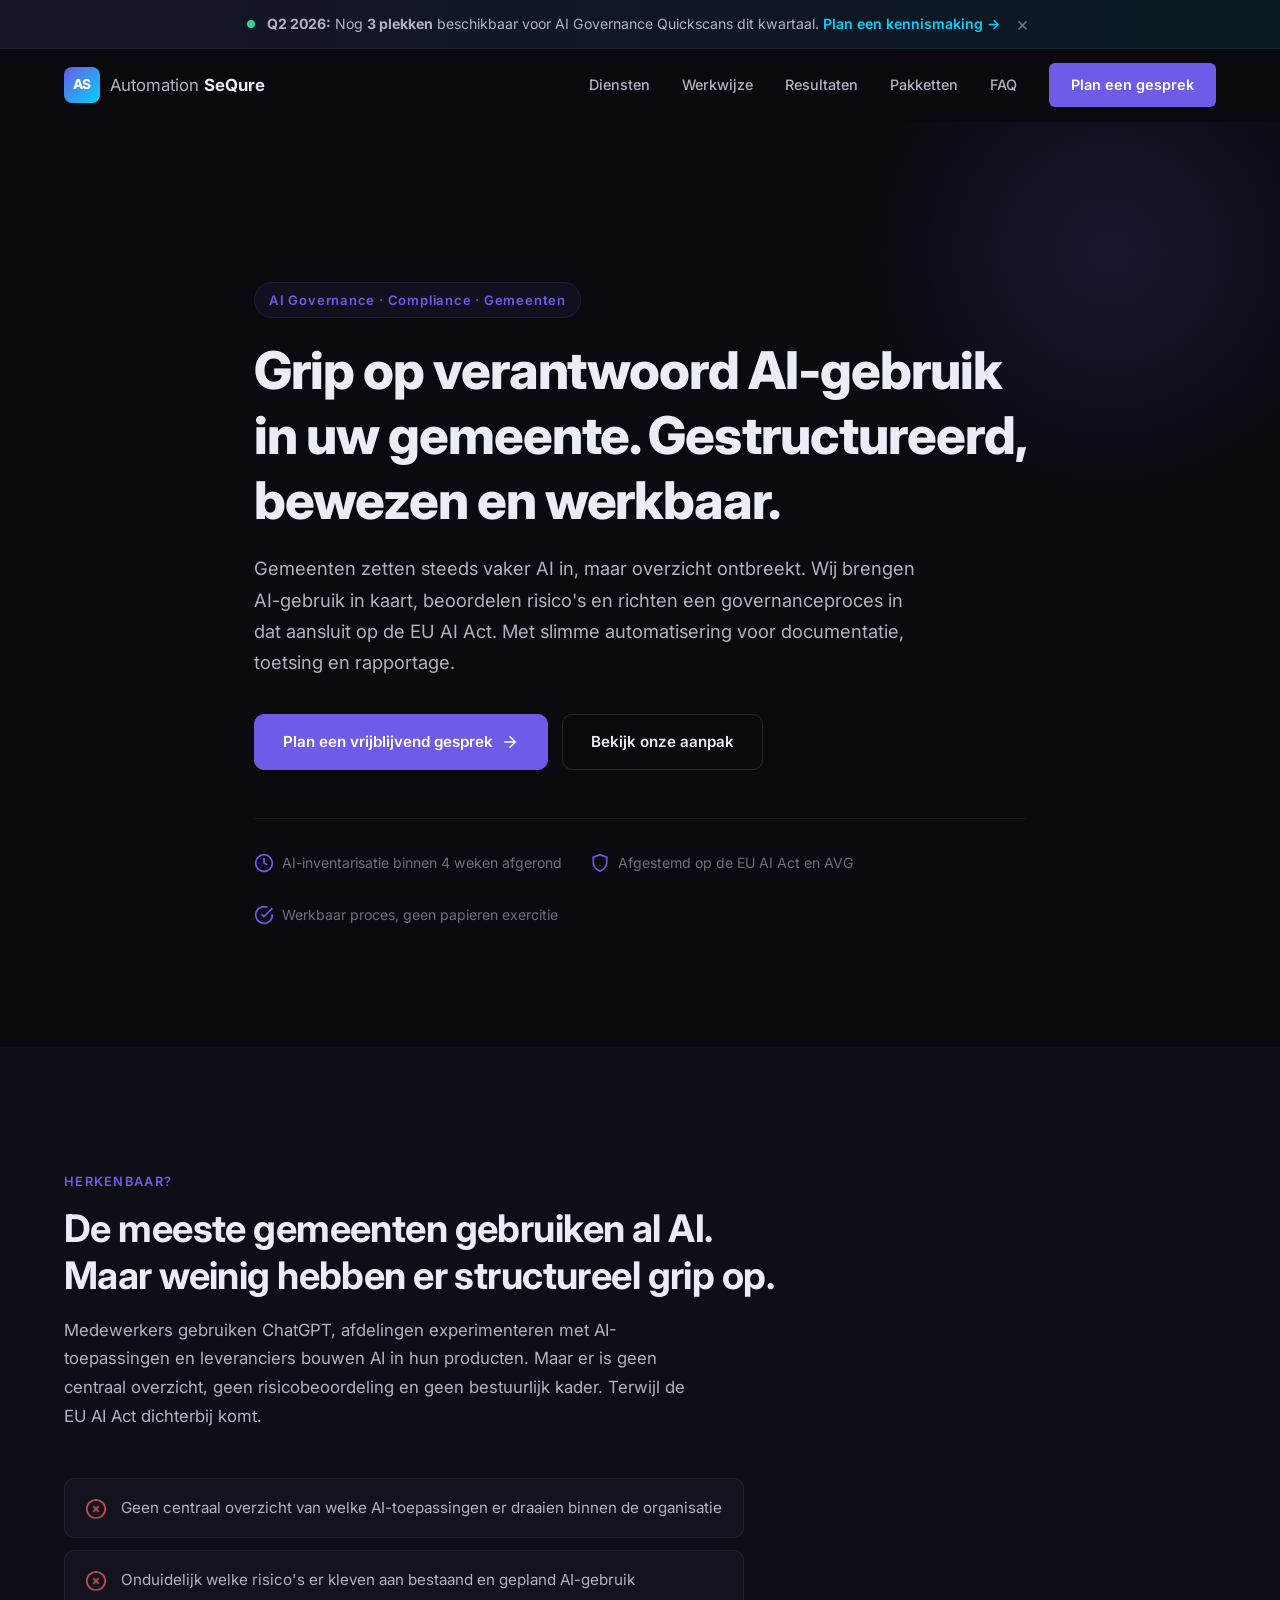
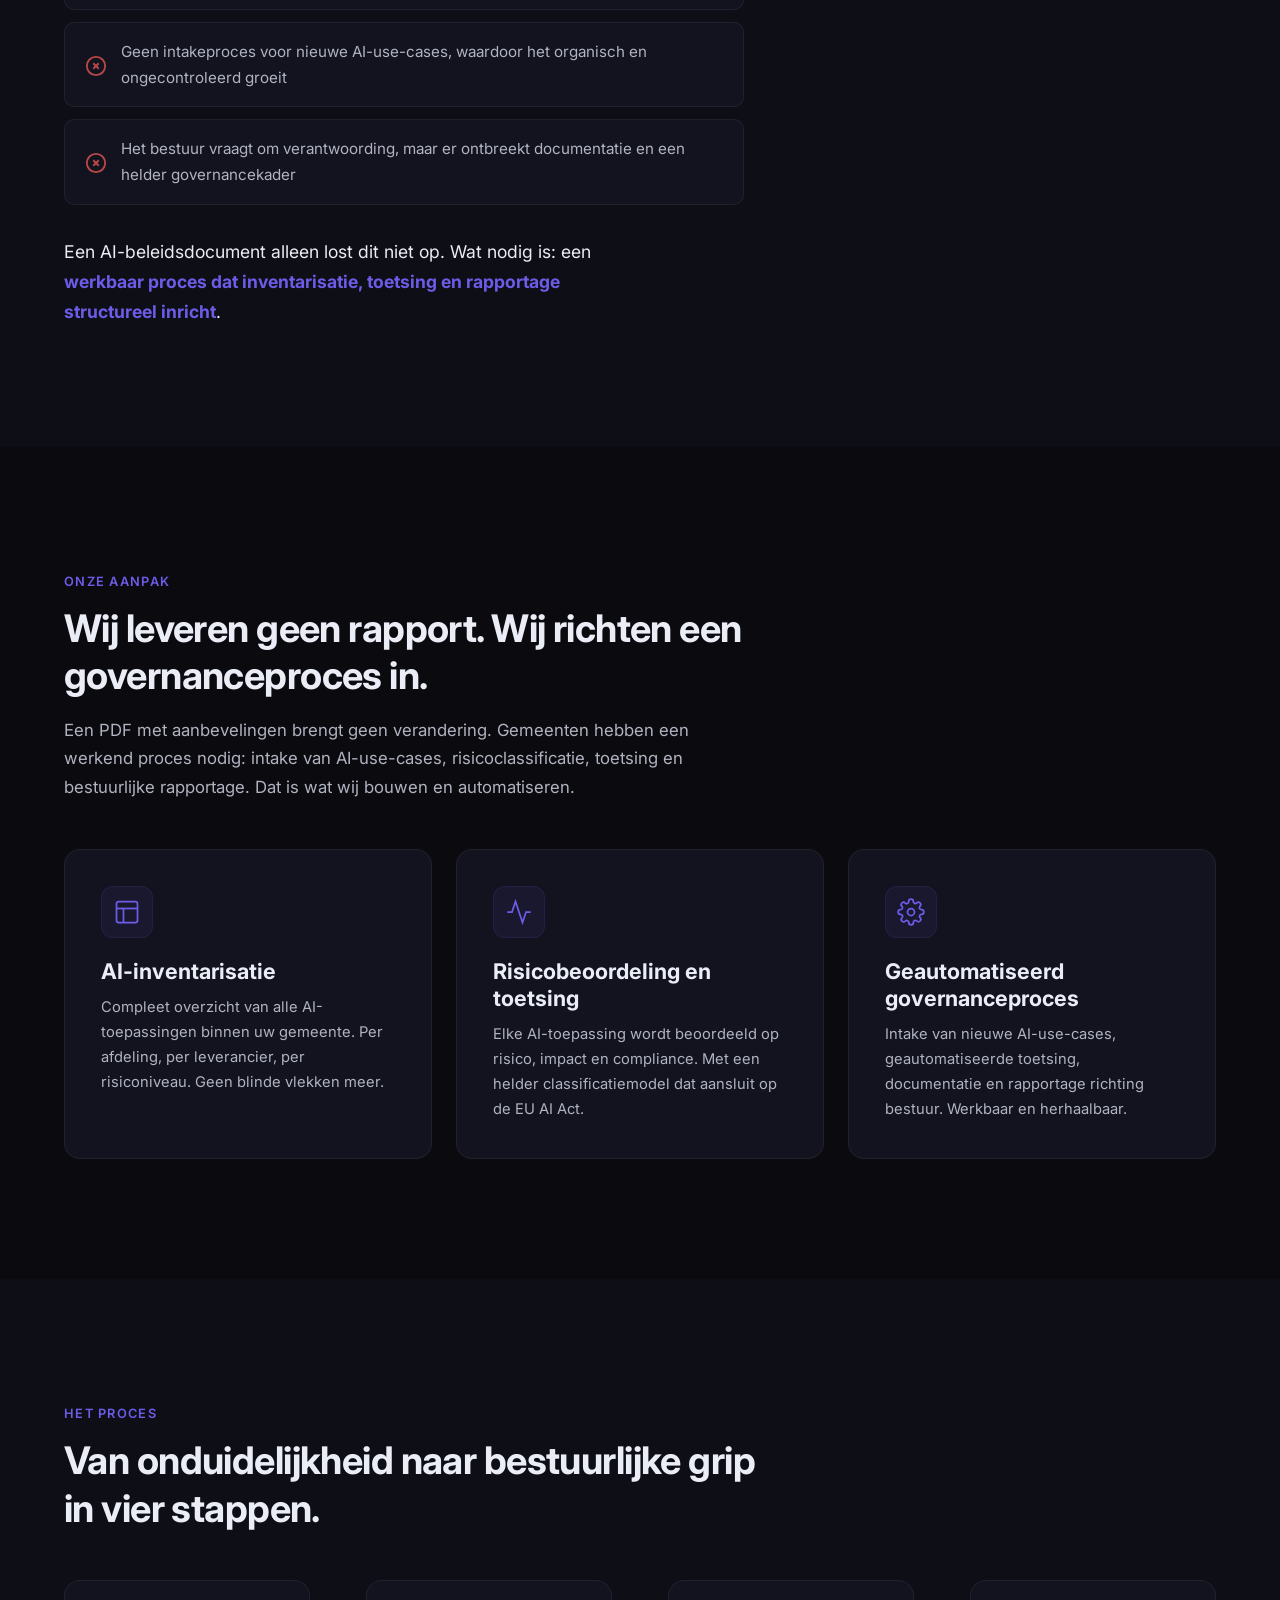
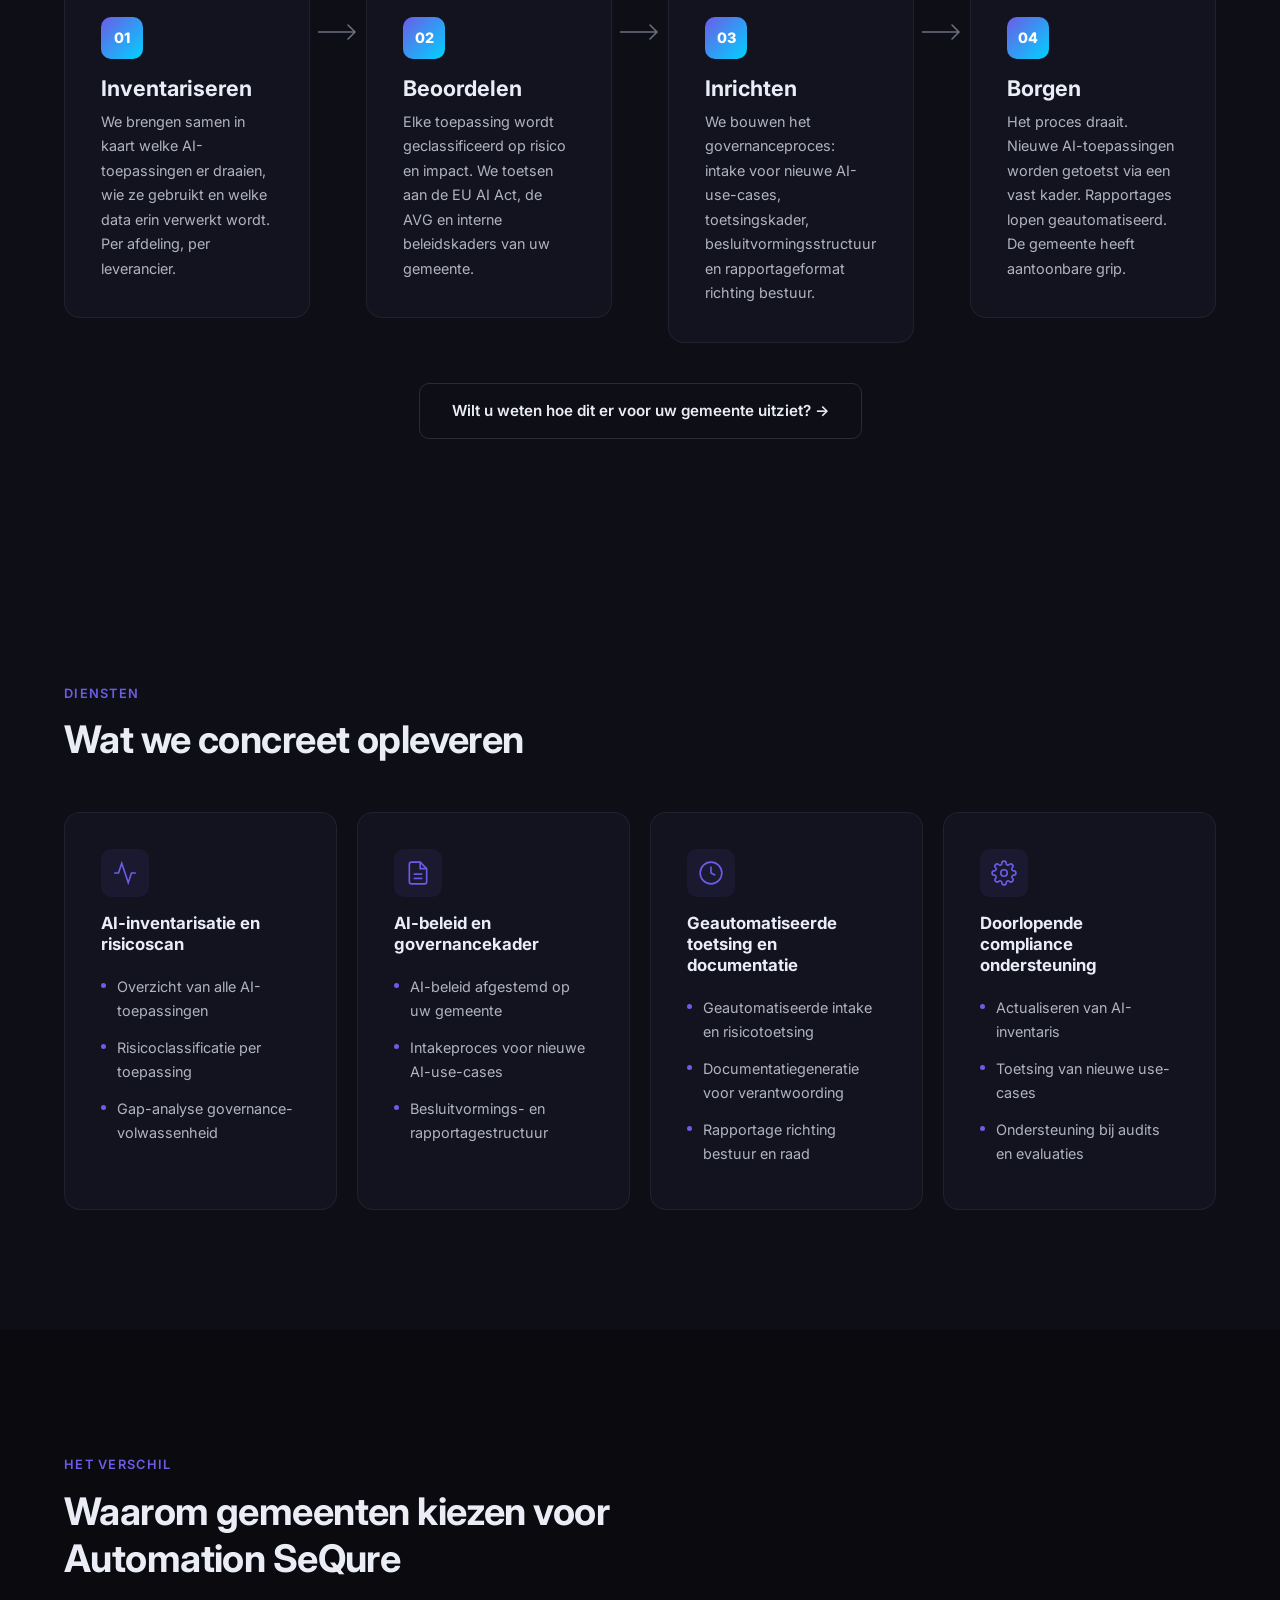
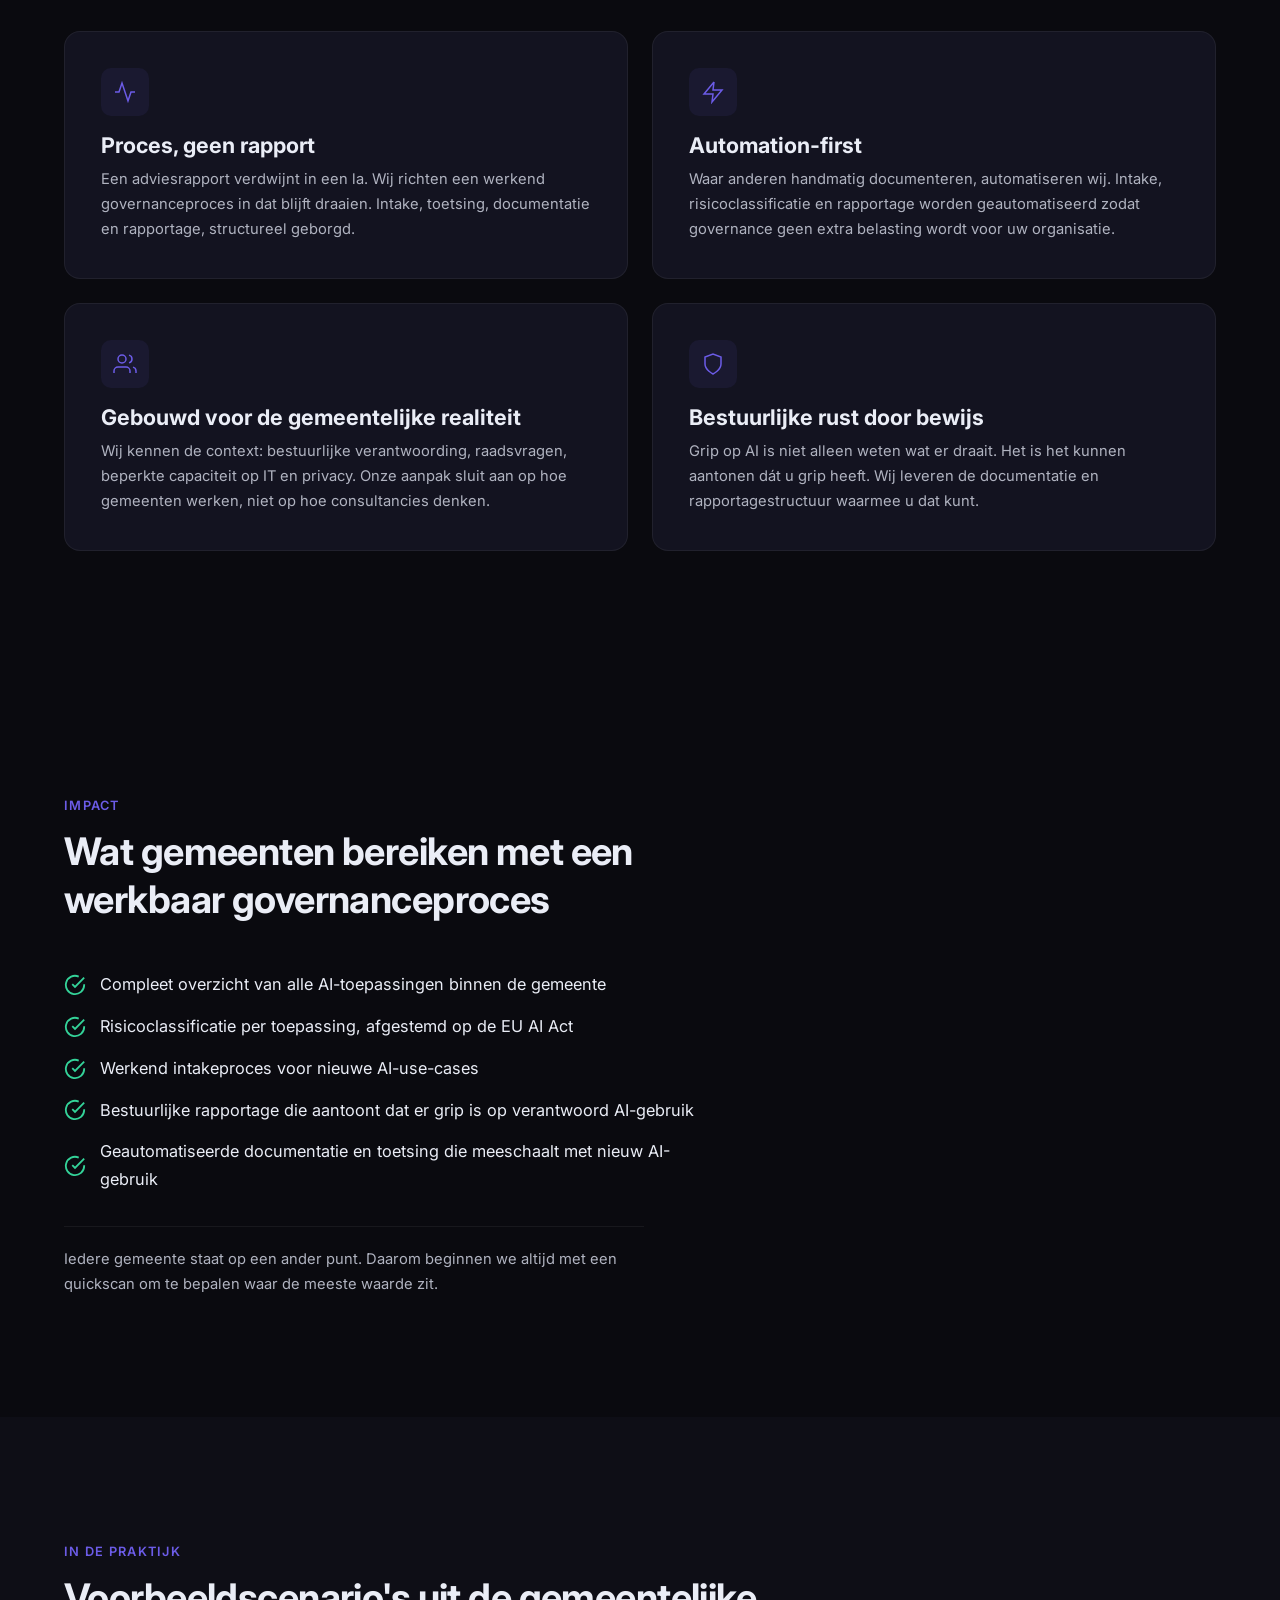
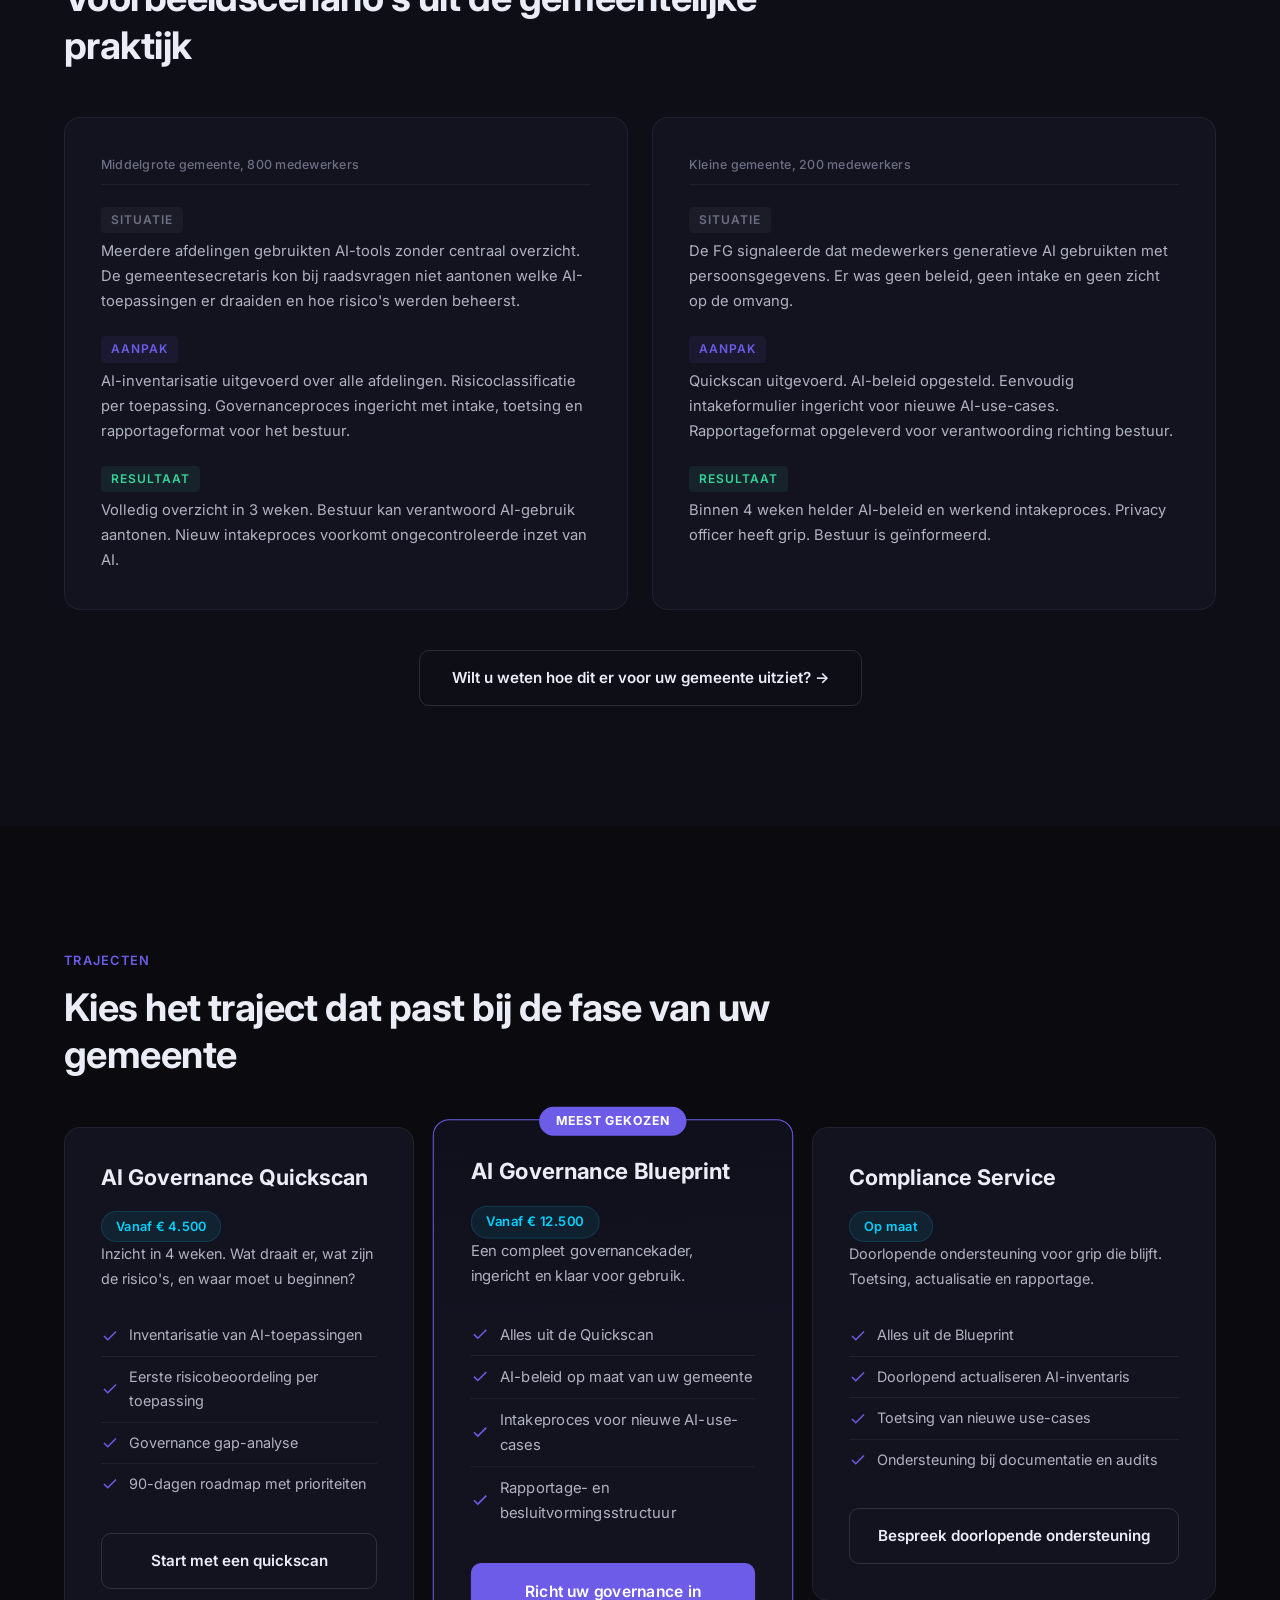
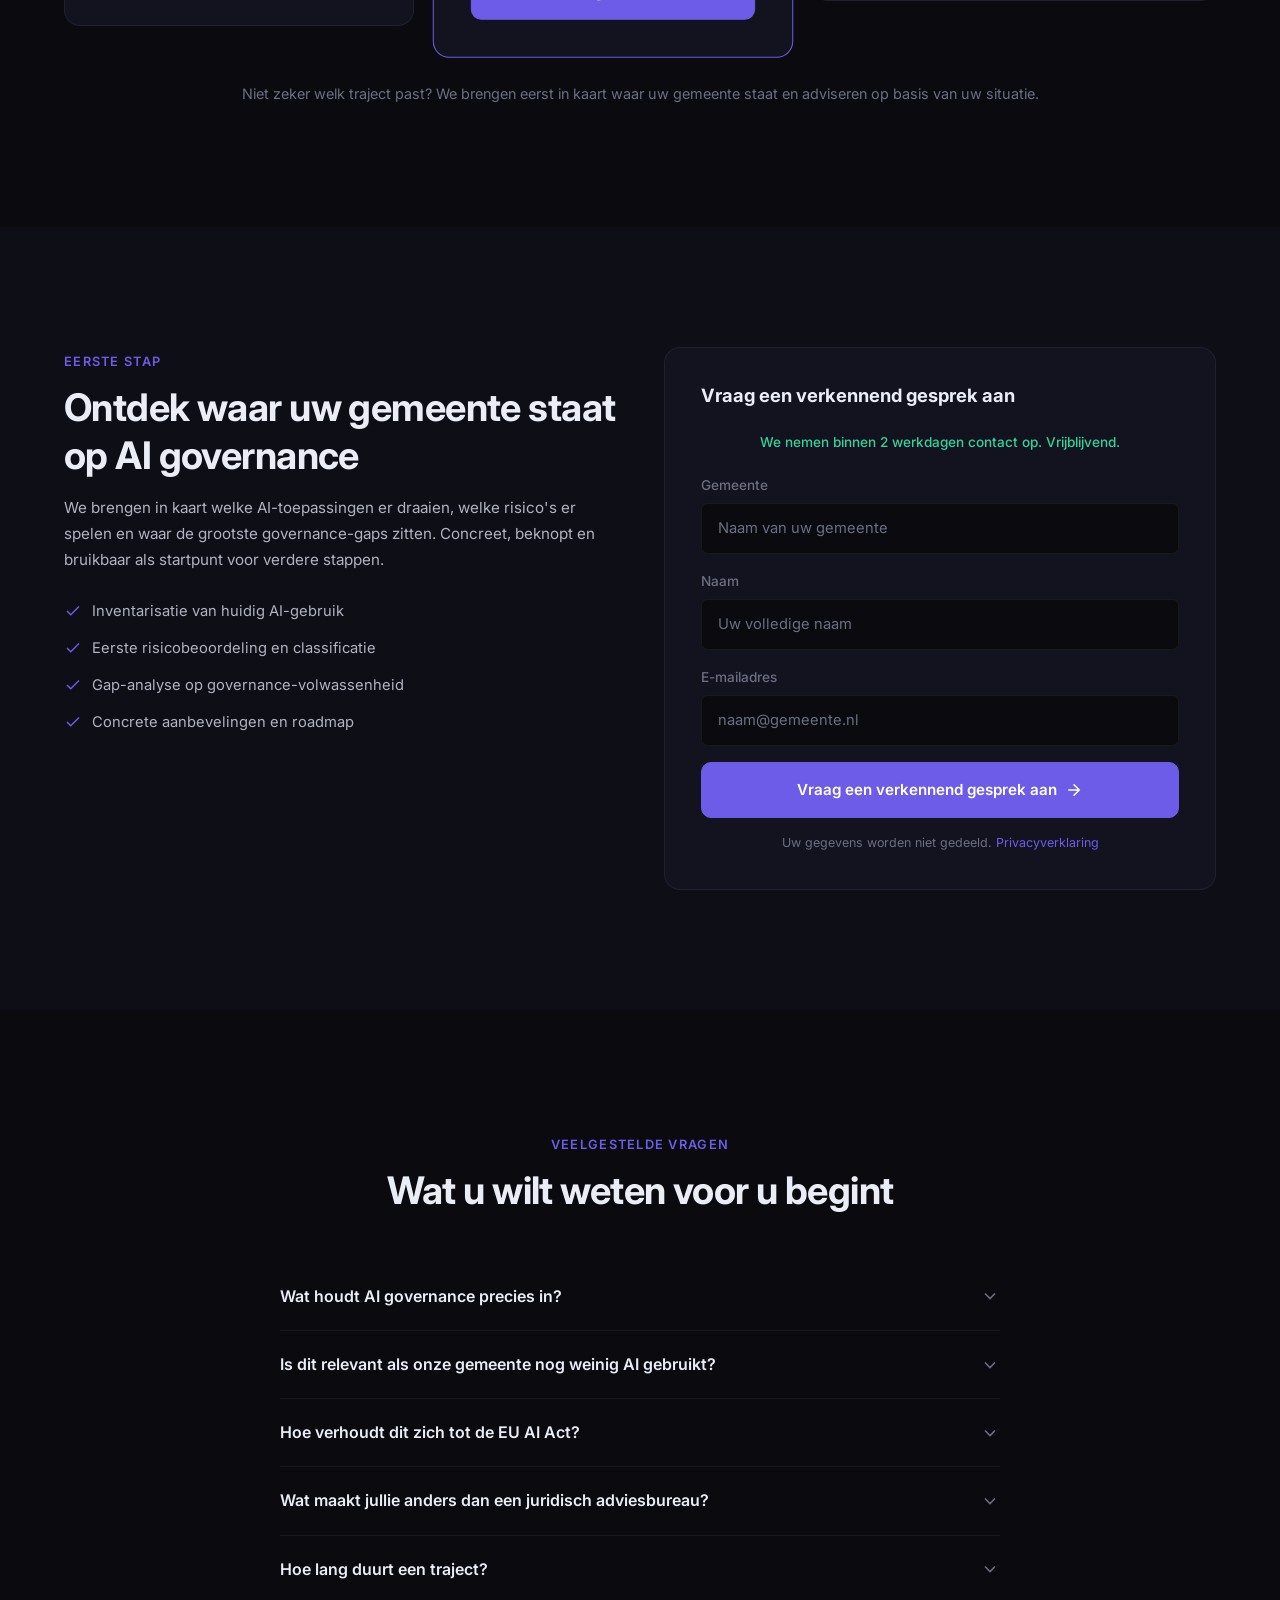
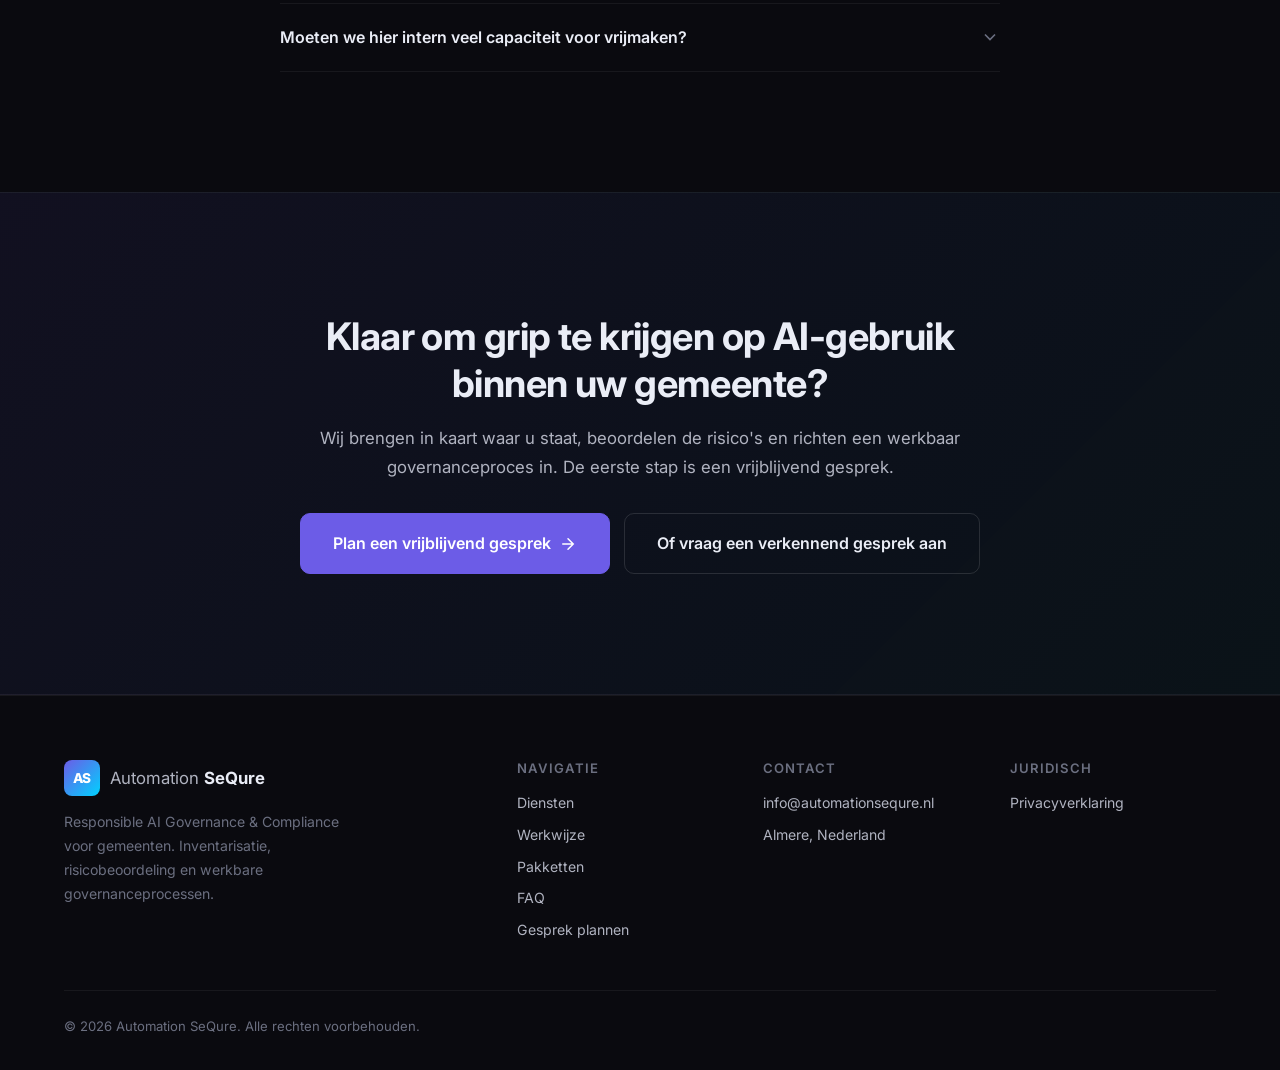
<file: index.html>
<!DOCTYPE html>
<html lang="nl">
<head>
  <meta charset="UTF-8">
  <meta name="viewport" content="width=device-width, initial-scale=1.0">
  <title>Automation SeQure — Responsible AI Governance & Compliance voor gemeenten</title>
  <link rel="icon" type="image/svg+xml" href="favicon.svg">
  <link rel="icon" type="image/png" sizes="32x32" href="favicon.png">
  <link rel="apple-touch-icon" href="favicon.png">
  <meta name="description" content="Automation SeQure helpt gemeenten AI-gebruik in kaart te brengen, risico's te beoordelen en een werkbaar governanceproces in te richten. Met slimme automatisering voor documentatie, toetsing en rapportage.">
  <meta property="og:title" content="Automation SeQure — AI Governance voor gemeenten">
  <meta property="og:description" content="Grip op verantwoord AI-gebruik. Inventarisatie, risicobeoordeling en governanceprocessen voor de lokale overheid.">
  <meta property="og:type" content="website">
  <meta property="og:url" content="https://automationsequre.nl">
  <meta property="og:locale" content="nl_NL">
  <link rel="preconnect" href="https://fonts.googleapis.com">
  <link rel="preconnect" href="https://fonts.gstatic.com" crossorigin>
  <link href="https://fonts.googleapis.com/css2?family=Inter:wght@400;500;600;700;800&display=swap" rel="stylesheet">
  <link rel="stylesheet" href="styles.css">
</head>
<body>

  <!-- ==================== URGENTIE BANNER ==================== -->
  <div class="urgency-bar" id="urgencyBar">
    <div class="container">
      <div class="urgency-inner">
        <span class="urgency-pulse"></span>
        <p><strong id="urgencyMonth">Q2 2026:</strong> Nog <strong id="urgencySlots">3 plekken</strong> beschikbaar voor AI Governance Quickscans dit kwartaal.
          <a href="afspraak.html">Plan een kennismaking &rarr;</a>
        </p>
        <button class="urgency-close" id="urgencyClose" aria-label="Sluiten">&times;</button>
      </div>
    </div>
  </div>

  <!-- ==================== HEADER ==================== -->
  <header class="header" id="header">
    <div class="container header-inner">
      <a href="/" class="logo" aria-label="Automation SeQure homepage">
        <span class="logo-icon">AS</span>
        <span class="logo-text">Automation <strong>SeQure</strong></span>
      </a>
      <nav class="nav-links" id="navLinks" aria-label="Hoofdnavigatie">
        <a href="#diensten">Diensten</a>
        <a href="#werkwijze">Werkwijze</a>
        <a href="#resultaten">Resultaten</a>
        <a href="#pakketten">Pakketten</a>
        <a href="#faq">FAQ</a>
        <a href="afspraak.html" class="nav-cta">Plan een gesprek</a>
      </nav>
      <button class="hamburger" id="hamburger" aria-label="Menu openen" aria-expanded="false">
        <span></span><span></span><span></span>
      </button>
    </div>
  </header>

  <!-- ==================== HERO ==================== -->
  <section class="hero" id="hero">
    <div class="hero-glow"></div>
    <div class="container hero-content">
      <span class="hero-label">AI Governance &middot; Compliance &middot; Gemeenten</span>
      <h1 class="hero-headline">Grip op verantwoord AI-gebruik in uw gemeente. Gestructureerd, bewezen en werkbaar.</h1>
      <p class="hero-sub">Gemeenten zetten steeds vaker AI in, maar overzicht ontbreekt. Wij brengen AI-gebruik in kaart, beoordelen risico's en richten een governanceproces in dat aansluit op de EU AI Act. Met slimme automatisering voor documentatie, toetsing en rapportage.</p>
      <div class="hero-buttons">
        <a href="afspraak.html" class="btn btn-primary">Plan een vrijblijvend gesprek
          <svg width="18" height="18" viewBox="0 0 24 24" fill="none" stroke="currentColor" stroke-width="2" stroke-linecap="round"><path d="M5 12h14M12 5l7 7-7 7"/></svg>
        </a>
        <a href="#werkwijze" class="btn btn-outline">Bekijk onze aanpak</a>
      </div>
      <div class="trust-bar">
        <div class="trust-item">
          <svg width="20" height="20" viewBox="0 0 24 24" fill="none" stroke="currentColor" stroke-width="2"><circle cx="12" cy="12" r="10"/><polyline points="12 6 12 12 16 14"/></svg>
          <span>AI-inventarisatie binnen 4 weken afgerond</span>
        </div>
        <div class="trust-item">
          <svg width="20" height="20" viewBox="0 0 24 24" fill="none" stroke="currentColor" stroke-width="2"><path d="M12 22s8-4 8-10V5l-8-3-8 3v7c0 6 8 10 8 10z"/></svg>
          <span>Afgestemd op de EU AI Act en AVG</span>
        </div>
        <div class="trust-item">
          <svg width="20" height="20" viewBox="0 0 24 24" fill="none" stroke="currentColor" stroke-width="2"><path d="M22 11.08V12a10 10 0 1 1-5.93-9.14"/><polyline points="22 4 12 14.01 9 11.01"/></svg>
          <span>Werkbaar proces, geen papieren exercitie</span>
        </div>
      </div>
    </div>
  </section>

  <!-- ==================== PROBLEEMHERKENNING ==================== -->
  <section class="probleem" id="probleem">
    <div class="container">
      <div class="section-header reveal">
        <span class="section-label">Herkenbaar?</span>
        <h2 class="section-title">De meeste gemeenten gebruiken al AI. Maar weinig hebben er structureel grip op.</h2>
        <p class="section-intro">Medewerkers gebruiken ChatGPT, afdelingen experimenteren met AI-toepassingen en leveranciers bouwen AI in hun producten. Maar er is geen centraal overzicht, geen risicobeoordeling en geen bestuurlijk kader. Terwijl de EU AI Act dichterbij komt.</p>
      </div>
      <div class="pain-list reveal">
        <div class="pain-item">
          <div class="pain-icon">
            <svg width="22" height="22" viewBox="0 0 24 24" fill="none" stroke="currentColor" stroke-width="2"><circle cx="12" cy="12" r="10"/><line x1="15" y1="9" x2="9" y2="15"/><line x1="9" y1="9" x2="15" y2="15"/></svg>
          </div>
          <span>Geen centraal overzicht van welke AI-toepassingen er draaien binnen de organisatie</span>
        </div>
        <div class="pain-item">
          <div class="pain-icon">
            <svg width="22" height="22" viewBox="0 0 24 24" fill="none" stroke="currentColor" stroke-width="2"><circle cx="12" cy="12" r="10"/><line x1="15" y1="9" x2="9" y2="15"/><line x1="9" y1="9" x2="15" y2="15"/></svg>
          </div>
          <span>Onduidelijk welke risico's er kleven aan bestaand en gepland AI-gebruik</span>
        </div>
        <div class="pain-item">
          <div class="pain-icon">
            <svg width="22" height="22" viewBox="0 0 24 24" fill="none" stroke="currentColor" stroke-width="2"><circle cx="12" cy="12" r="10"/><line x1="15" y1="9" x2="9" y2="15"/><line x1="9" y1="9" x2="15" y2="15"/></svg>
          </div>
          <span>Geen intakeproces voor nieuwe AI-use-cases, waardoor het organisch en ongecontroleerd groeit</span>
        </div>
        <div class="pain-item">
          <div class="pain-icon">
            <svg width="22" height="22" viewBox="0 0 24 24" fill="none" stroke="currentColor" stroke-width="2"><circle cx="12" cy="12" r="10"/><line x1="15" y1="9" x2="9" y2="15"/><line x1="9" y1="9" x2="15" y2="15"/></svg>
          </div>
          <span>Het bestuur vraagt om verantwoording, maar er ontbreekt documentatie en een helder governancekader</span>
        </div>
      </div>
      <p class="probleem-closing reveal">Een AI-beleidsdocument alleen lost dit niet op. Wat nodig is: een <strong>werkbaar proces dat inventarisatie, toetsing en rapportage structureel inricht</strong>.</p>
    </div>
  </section>

  <!-- ==================== OPLOSSING ==================== -->
  <section class="oplossing" id="oplossing">
    <div class="container">
      <div class="section-header reveal">
        <span class="section-label">Onze aanpak</span>
        <h2 class="section-title">Wij leveren geen rapport. Wij richten een governanceproces in.</h2>
        <p class="section-intro">Een PDF met aanbevelingen brengt geen verandering. Gemeenten hebben een werkend proces nodig: intake van AI-use-cases, risicoclassificatie, toetsing en bestuurlijke rapportage. Dat is wat wij bouwen en automatiseren.</p>
      </div>
      <div class="solution-grid reveal">
        <div class="solution-card">
          <div class="solution-icon">
            <svg width="28" height="28" viewBox="0 0 24 24" fill="none" stroke="currentColor" stroke-width="1.5"><rect x="3" y="3" width="18" height="18" rx="2"/><line x1="3" y1="9" x2="21" y2="9"/><line x1="9" y1="21" x2="9" y2="9"/></svg>
          </div>
          <h3>AI-inventarisatie</h3>
          <p>Compleet overzicht van alle AI-toepassingen binnen uw gemeente. Per afdeling, per leverancier, per risiconiveau. Geen blinde vlekken meer.</p>
        </div>
        <div class="solution-card">
          <div class="solution-icon">
            <svg width="28" height="28" viewBox="0 0 24 24" fill="none" stroke="currentColor" stroke-width="1.5"><path d="M22 12h-4l-3 9L9 3l-3 9H2"/></svg>
          </div>
          <h3>Risicobeoordeling en toetsing</h3>
          <p>Elke AI-toepassing wordt beoordeeld op risico, impact en compliance. Met een helder classificatiemodel dat aansluit op de EU AI Act.</p>
        </div>
        <div class="solution-card">
          <div class="solution-icon">
            <svg width="28" height="28" viewBox="0 0 24 24" fill="none" stroke="currentColor" stroke-width="1.5"><circle cx="12" cy="12" r="3"/><path d="M19.4 15a1.65 1.65 0 0 0 .33 1.82l.06.06a2 2 0 0 1-2.83 2.83l-.06-.06a1.65 1.65 0 0 0-1.82-.33 1.65 1.65 0 0 0-1 1.51V21a2 2 0 0 1-4 0v-.09A1.65 1.65 0 0 0 9 19.4a1.65 1.65 0 0 0-1.82.33l-.06.06a2 2 0 0 1-2.83-2.83l.06-.06A1.65 1.65 0 0 0 4.68 15a1.65 1.65 0 0 0-1.51-1H3a2 2 0 0 1 0-4h.09A1.65 1.65 0 0 0 4.6 9a1.65 1.65 0 0 0-.33-1.82l-.06-.06a2 2 0 0 1 2.83-2.83l.06.06A1.65 1.65 0 0 0 9 4.68a1.65 1.65 0 0 0 1-1.51V3a2 2 0 0 1 4 0v.09a1.65 1.65 0 0 0 1 1.51 1.65 1.65 0 0 0 1.82-.33l.06-.06a2 2 0 0 1 2.83 2.83l-.06.06A1.65 1.65 0 0 0 19.4 9a1.65 1.65 0 0 0 1.51 1H21a2 2 0 0 1 0 4h-.09a1.65 1.65 0 0 0-1.51 1z"/></svg>
          </div>
          <h3>Geautomatiseerd governanceproces</h3>
          <p>Intake van nieuwe AI-use-cases, geautomatiseerde toetsing, documentatie en rapportage richting bestuur. Werkbaar en herhaalbaar.</p>
        </div>
      </div>
    </div>
  </section>

  <!-- ==================== HOE HET WERKT ==================== -->
  <section class="werkwijze" id="werkwijze">
    <div class="container">
      <div class="section-header reveal">
        <span class="section-label">Het proces</span>
        <h2 class="section-title">Van onduidelijkheid naar bestuurlijke grip in vier stappen.</h2>
      </div>
      <div class="steps-grid reveal">
        <div class="step-card">
          <span class="step-number">01</span>
          <h3>Inventariseren</h3>
          <p>We brengen samen in kaart welke AI-toepassingen er draaien, wie ze gebruikt en welke data erin verwerkt wordt. Per afdeling, per leverancier.</p>
        </div>
        <div class="step-connector" aria-hidden="true">
          <svg width="40" height="24" viewBox="0 0 40 24" fill="none"><path d="M0 12h36M30 5l7 7-7 7" stroke="currentColor" stroke-width="1.5" stroke-linecap="round"/></svg>
        </div>
        <div class="step-card">
          <span class="step-number">02</span>
          <h3>Beoordelen</h3>
          <p>Elke toepassing wordt geclassificeerd op risico en impact. We toetsen aan de EU AI Act, de AVG en interne beleidskaders van uw gemeente.</p>
        </div>
        <div class="step-connector" aria-hidden="true">
          <svg width="40" height="24" viewBox="0 0 40 24" fill="none"><path d="M0 12h36M30 5l7 7-7 7" stroke="currentColor" stroke-width="1.5" stroke-linecap="round"/></svg>
        </div>
        <div class="step-card">
          <span class="step-number">03</span>
          <h3>Inrichten</h3>
          <p>We bouwen het governanceproces: intake voor nieuwe AI-use-cases, toetsingskader, besluitvormingsstructuur en rapportageformat richting bestuur.</p>
        </div>
        <div class="step-connector" aria-hidden="true">
          <svg width="40" height="24" viewBox="0 0 40 24" fill="none"><path d="M0 12h36M30 5l7 7-7 7" stroke="currentColor" stroke-width="1.5" stroke-linecap="round"/></svg>
        </div>
        <div class="step-card">
          <span class="step-number">04</span>
          <h3>Borgen</h3>
          <p>Het proces draait. Nieuwe AI-toepassingen worden getoetst via een vast kader. Rapportages lopen geautomatiseerd. De gemeente heeft aantoonbare grip.</p>
        </div>
      </div>
      <div class="section-cta reveal">
        <a href="afspraak.html" class="btn btn-outline">Wilt u weten hoe dit er voor uw gemeente uitziet? &rarr;</a>
      </div>
    </div>
  </section>

  <!-- ==================== DIENSTEN ==================== -->
  <section class="diensten" id="diensten">
    <div class="container">
      <div class="section-header reveal">
        <span class="section-label">Diensten</span>
        <h2 class="section-title">Wat we concreet opleveren</h2>
      </div>
      <div class="services-grid reveal">
        <div class="service-card">
          <div class="service-icon">
            <svg width="26" height="26" viewBox="0 0 24 24" fill="none" stroke="currentColor" stroke-width="1.5"><polyline points="22 12 18 12 15 21 9 3 6 12 2 12"/></svg>
          </div>
          <h3>AI-inventarisatie en risicoscan</h3>
          <ul class="service-items">
            <li>Overzicht van alle AI-toepassingen</li>
            <li>Risicoclassificatie per toepassing</li>
            <li>Gap-analyse governance-volwassenheid</li>
          </ul>
        </div>
        <div class="service-card">
          <div class="service-icon">
            <svg width="26" height="26" viewBox="0 0 24 24" fill="none" stroke="currentColor" stroke-width="1.5"><path d="M14 2H6a2 2 0 0 0-2 2v16a2 2 0 0 0 2 2h12a2 2 0 0 0 2-2V8z"/><polyline points="14 2 14 8 20 8"/><line x1="16" y1="13" x2="8" y2="13"/><line x1="16" y1="17" x2="8" y2="17"/></svg>
          </div>
          <h3>AI-beleid en governancekader</h3>
          <ul class="service-items">
            <li>AI-beleid afgestemd op uw gemeente</li>
            <li>Intakeproces voor nieuwe AI-use-cases</li>
            <li>Besluitvormings- en rapportagestructuur</li>
          </ul>
        </div>
        <div class="service-card">
          <div class="service-icon">
            <svg width="26" height="26" viewBox="0 0 24 24" fill="none" stroke="currentColor" stroke-width="1.5"><circle cx="12" cy="12" r="10"/><polyline points="12 6 12 12 16 14"/></svg>
          </div>
          <h3>Geautomatiseerde toetsing en documentatie</h3>
          <ul class="service-items">
            <li>Geautomatiseerde intake en risicotoetsing</li>
            <li>Documentatiegeneratie voor verantwoording</li>
            <li>Rapportage richting bestuur en raad</li>
          </ul>
        </div>
        <div class="service-card">
          <div class="service-icon">
            <svg width="26" height="26" viewBox="0 0 24 24" fill="none" stroke="currentColor" stroke-width="1.5"><circle cx="12" cy="12" r="3"/><path d="M19.4 15a1.65 1.65 0 0 0 .33 1.82l.06.06a2 2 0 0 1-2.83 2.83l-.06-.06a1.65 1.65 0 0 0-1.82-.33 1.65 1.65 0 0 0-1 1.51V21a2 2 0 0 1-4 0v-.09A1.65 1.65 0 0 0 9 19.4a1.65 1.65 0 0 0-1.82.33l-.06.06a2 2 0 0 1-2.83-2.83l.06-.06A1.65 1.65 0 0 0 4.68 15a1.65 1.65 0 0 0-1.51-1H3a2 2 0 0 1 0-4h.09A1.65 1.65 0 0 0 4.6 9a1.65 1.65 0 0 0-.33-1.82l-.06-.06a2 2 0 0 1 2.83-2.83l.06.06A1.65 1.65 0 0 0 9 4.68a1.65 1.65 0 0 0 1-1.51V3a2 2 0 0 1 4 0v.09a1.65 1.65 0 0 0 1 1.51 1.65 1.65 0 0 0 1.82-.33l.06-.06a2 2 0 0 1 2.83 2.83l-.06.06A1.65 1.65 0 0 0 19.4 9a1.65 1.65 0 0 0 1.51 1H21a2 2 0 0 1 0 4h-.09a1.65 1.65 0 0 0-1.51 1z"/></svg>
          </div>
          <h3>Doorlopende compliance ondersteuning</h3>
          <ul class="service-items">
            <li>Actualiseren van AI-inventaris</li>
            <li>Toetsing van nieuwe use-cases</li>
            <li>Ondersteuning bij audits en evaluaties</li>
          </ul>
        </div>
      </div>
    </div>
  </section>

  <!-- ==================== WAAROM WIJ ==================== -->
  <section class="waarom-wij" id="waarom">
    <div class="container">
      <div class="section-header reveal">
        <span class="section-label">Het verschil</span>
        <h2 class="section-title">Waarom gemeenten kiezen voor Automation SeQure</h2>
      </div>
      <div class="reasons-grid reveal">
        <div class="reason-card">
          <div class="reason-icon">
            <svg width="24" height="24" viewBox="0 0 24 24" fill="none" stroke="currentColor" stroke-width="1.5"><polyline points="22 12 18 12 15 21 9 3 6 12 2 12"/></svg>
          </div>
          <h3>Proces, geen rapport</h3>
          <p>Een adviesrapport verdwijnt in een la. Wij richten een werkend governanceproces in dat blijft draaien. Intake, toetsing, documentatie en rapportage, structureel geborgd.</p>
        </div>
        <div class="reason-card">
          <div class="reason-icon">
            <svg width="24" height="24" viewBox="0 0 24 24" fill="none" stroke="currentColor" stroke-width="1.5"><polyline points="13 2 3 14 12 14 11 22 21 10 12 10 13 2"/></svg>
          </div>
          <h3>Automation-first</h3>
          <p>Waar anderen handmatig documenteren, automatiseren wij. Intake, risicoclassificatie en rapportage worden geautomatiseerd zodat governance geen extra belasting wordt voor uw organisatie.</p>
        </div>
        <div class="reason-card">
          <div class="reason-icon">
            <svg width="24" height="24" viewBox="0 0 24 24" fill="none" stroke="currentColor" stroke-width="1.5"><path d="M17 21v-2a4 4 0 0 0-4-4H5a4 4 0 0 0-4 4v2"/><circle cx="9" cy="7" r="4"/><path d="M23 21v-2a4 4 0 0 0-3-3.87"/><path d="M16 3.13a4 4 0 0 1 0 7.75"/></svg>
          </div>
          <h3>Gebouwd voor de gemeentelijke realiteit</h3>
          <p>Wij kennen de context: bestuurlijke verantwoording, raadsvragen, beperkte capaciteit op IT en privacy. Onze aanpak sluit aan op hoe gemeenten werken, niet op hoe consultancies denken.</p>
        </div>
        <div class="reason-card">
          <div class="reason-icon">
            <svg width="24" height="24" viewBox="0 0 24 24" fill="none" stroke="currentColor" stroke-width="1.5"><path d="M12 22s8-4 8-10V5l-8-3-8 3v7c0 6 8 10 8 10z"/></svg>
          </div>
          <h3>Bestuurlijke rust door bewijs</h3>
          <p>Grip op AI is niet alleen weten wat er draait. Het is het kunnen aantonen d&aacute;t u grip heeft. Wij leveren de documentatie en rapportagestructuur waarmee u dat kunt.</p>
        </div>
      </div>
    </div>
  </section>

  <!-- ==================== RESULTATEN ==================== -->
  <section class="resultaten" id="resultaten">
    <div class="container">
      <div class="section-header reveal">
        <span class="section-label">Impact</span>
        <h2 class="section-title">Wat gemeenten bereiken met een werkbaar governanceproces</h2>
      </div>
      <div class="results-list reveal">
        <div class="result-item">
          <svg width="22" height="22" viewBox="0 0 24 24" fill="none" stroke="currentColor" stroke-width="2"><path d="M22 11.08V12a10 10 0 1 1-5.93-9.14"/><polyline points="22 4 12 14.01 9 11.01"/></svg>
          <span>Compleet overzicht van alle AI-toepassingen binnen de gemeente</span>
        </div>
        <div class="result-item">
          <svg width="22" height="22" viewBox="0 0 24 24" fill="none" stroke="currentColor" stroke-width="2"><path d="M22 11.08V12a10 10 0 1 1-5.93-9.14"/><polyline points="22 4 12 14.01 9 11.01"/></svg>
          <span>Risicoclassificatie per toepassing, afgestemd op de EU AI Act</span>
        </div>
        <div class="result-item">
          <svg width="22" height="22" viewBox="0 0 24 24" fill="none" stroke="currentColor" stroke-width="2"><path d="M22 11.08V12a10 10 0 1 1-5.93-9.14"/><polyline points="22 4 12 14.01 9 11.01"/></svg>
          <span>Werkend intakeproces voor nieuwe AI-use-cases</span>
        </div>
        <div class="result-item">
          <svg width="22" height="22" viewBox="0 0 24 24" fill="none" stroke="currentColor" stroke-width="2"><path d="M22 11.08V12a10 10 0 1 1-5.93-9.14"/><polyline points="22 4 12 14.01 9 11.01"/></svg>
          <span>Bestuurlijke rapportage die aantoont dat er grip is op verantwoord AI-gebruik</span>
        </div>
        <div class="result-item">
          <svg width="22" height="22" viewBox="0 0 24 24" fill="none" stroke="currentColor" stroke-width="2"><path d="M22 11.08V12a10 10 0 1 1-5.93-9.14"/><polyline points="22 4 12 14.01 9 11.01"/></svg>
          <span>Geautomatiseerde documentatie en toetsing die meeschaalt met nieuw AI-gebruik</span>
        </div>
      </div>
      <p class="results-note reveal">Iedere gemeente staat op een ander punt. Daarom beginnen we altijd met een quickscan om te bepalen waar de meeste waarde zit.</p>
    </div>
  </section>

  <!-- ==================== CASES / VOORBEELDSCENARIO'S ==================== -->
  <section class="cases" id="cases">
    <div class="container">
      <div class="section-header reveal">
        <span class="section-label">In de praktijk</span>
        <h2 class="section-title">Voorbeeldscenario's uit de gemeentelijke praktijk</h2>
      </div>
      <div class="cases-grid reveal">
        <div class="case-card">
          <div class="case-industry">Middelgrote gemeente, 800 medewerkers</div>
          <div class="case-phase">
            <span class="case-label">Situatie</span>
            <p>Meerdere afdelingen gebruikten AI-tools zonder centraal overzicht. De gemeentesecretaris kon bij raadsvragen niet aantonen welke AI-toepassingen er draaiden en hoe risico's werden beheerst.</p>
          </div>
          <div class="case-phase">
            <span class="case-label case-label--accent">Aanpak</span>
            <p>AI-inventarisatie uitgevoerd over alle afdelingen. Risicoclassificatie per toepassing. Governanceproces ingericht met intake, toetsing en rapportageformat voor het bestuur.</p>
          </div>
          <div class="case-phase">
            <span class="case-label case-label--success">Resultaat</span>
            <p>Volledig overzicht in 3 weken. Bestuur kan verantwoord AI-gebruik aantonen. Nieuw intakeproces voorkomt ongecontroleerde inzet van AI.</p>
          </div>
        </div>
        <div class="case-card">
          <div class="case-industry">Kleine gemeente, 200 medewerkers</div>
          <div class="case-phase">
            <span class="case-label">Situatie</span>
            <p>De FG signaleerde dat medewerkers generatieve AI gebruikten met persoonsgegevens. Er was geen beleid, geen intake en geen zicht op de omvang.</p>
          </div>
          <div class="case-phase">
            <span class="case-label case-label--accent">Aanpak</span>
            <p>Quickscan uitgevoerd. AI-beleid opgesteld. Eenvoudig intakeformulier ingericht voor nieuwe AI-use-cases. Rapportageformat opgeleverd voor verantwoording richting bestuur.</p>
          </div>
          <div class="case-phase">
            <span class="case-label case-label--success">Resultaat</span>
            <p>Binnen 4 weken helder AI-beleid en werkend intakeproces. Privacy officer heeft grip. Bestuur is geïnformeerd.</p>
          </div>
        </div>
      </div>
      <div class="section-cta reveal">
        <a href="afspraak.html" class="btn btn-outline">Wilt u weten hoe dit er voor uw gemeente uitziet? &rarr;</a>
      </div>
    </div>
  </section>

  <!-- ==================== PAKKETTEN ==================== -->
  <section class="pakketten" id="pakketten">
    <div class="container">
      <div class="section-header reveal">
        <span class="section-label">Trajecten</span>
        <h2 class="section-title">Kies het traject dat past bij de fase van uw gemeente</h2>
      </div>
      <div class="pricing-grid reveal">

        <!-- AI Governance Quickscan -->
        <div class="pricing-card">
          <div class="pricing-header">
            <h3>AI Governance Quickscan</h3>
            <span class="pricing-indicator">Vanaf &euro; 4.500</span>
            <p class="pricing-desc">Inzicht in 4 weken. Wat draait er, wat zijn de risico's, en waar moet u beginnen?</p>
          </div>
          <ul class="pricing-features">
            <li>
              <svg width="18" height="18" viewBox="0 0 24 24" fill="none" stroke="currentColor" stroke-width="2"><polyline points="20 6 9 17 4 12"/></svg>
              Inventarisatie van AI-toepassingen
            </li>
            <li>
              <svg width="18" height="18" viewBox="0 0 24 24" fill="none" stroke="currentColor" stroke-width="2"><polyline points="20 6 9 17 4 12"/></svg>
              Eerste risicobeoordeling per toepassing
            </li>
            <li>
              <svg width="18" height="18" viewBox="0 0 24 24" fill="none" stroke="currentColor" stroke-width="2"><polyline points="20 6 9 17 4 12"/></svg>
              Governance gap-analyse
            </li>
            <li>
              <svg width="18" height="18" viewBox="0 0 24 24" fill="none" stroke="currentColor" stroke-width="2"><polyline points="20 6 9 17 4 12"/></svg>
              90-dagen roadmap met prioriteiten
            </li>
          </ul>
          <a href="afspraak.html?pakket=quickscan" class="btn btn-outline pricing-cta">Start met een quickscan</a>
        </div>

        <!-- AI Governance Blueprint -->
        <div class="pricing-card pricing-card--popular">
          <span class="popular-badge">Meest gekozen</span>
          <div class="pricing-header">
            <h3>AI Governance Blueprint</h3>
            <span class="pricing-indicator">Vanaf &euro; 12.500</span>
            <p class="pricing-desc">Een compleet governancekader, ingericht en klaar voor gebruik.</p>
          </div>
          <ul class="pricing-features">
            <li>
              <svg width="18" height="18" viewBox="0 0 24 24" fill="none" stroke="currentColor" stroke-width="2"><polyline points="20 6 9 17 4 12"/></svg>
              Alles uit de Quickscan
            </li>
            <li>
              <svg width="18" height="18" viewBox="0 0 24 24" fill="none" stroke="currentColor" stroke-width="2"><polyline points="20 6 9 17 4 12"/></svg>
              AI-beleid op maat van uw gemeente
            </li>
            <li>
              <svg width="18" height="18" viewBox="0 0 24 24" fill="none" stroke="currentColor" stroke-width="2"><polyline points="20 6 9 17 4 12"/></svg>
              Intakeproces voor nieuwe AI-use-cases
            </li>
            <li>
              <svg width="18" height="18" viewBox="0 0 24 24" fill="none" stroke="currentColor" stroke-width="2"><polyline points="20 6 9 17 4 12"/></svg>
              Rapportage- en besluitvormingsstructuur
            </li>
          </ul>
          <a href="afspraak.html?pakket=blueprint" class="btn btn-primary pricing-cta">Richt uw governance in</a>
        </div>

        <!-- Responsible AI Compliance Service -->
        <div class="pricing-card">
          <div class="pricing-header">
            <h3>Compliance Service</h3>
            <span class="pricing-indicator">Op maat</span>
            <p class="pricing-desc">Doorlopende ondersteuning voor grip die blijft. Toetsing, actualisatie en rapportage.</p>
          </div>
          <ul class="pricing-features">
            <li>
              <svg width="18" height="18" viewBox="0 0 24 24" fill="none" stroke="currentColor" stroke-width="2"><polyline points="20 6 9 17 4 12"/></svg>
              Alles uit de Blueprint
            </li>
            <li>
              <svg width="18" height="18" viewBox="0 0 24 24" fill="none" stroke="currentColor" stroke-width="2"><polyline points="20 6 9 17 4 12"/></svg>
              Doorlopend actualiseren AI-inventaris
            </li>
            <li>
              <svg width="18" height="18" viewBox="0 0 24 24" fill="none" stroke="currentColor" stroke-width="2"><polyline points="20 6 9 17 4 12"/></svg>
              Toetsing van nieuwe use-cases
            </li>
            <li>
              <svg width="18" height="18" viewBox="0 0 24 24" fill="none" stroke="currentColor" stroke-width="2"><polyline points="20 6 9 17 4 12"/></svg>
              Ondersteuning bij documentatie en audits
            </li>
          </ul>
          <a href="afspraak.html?pakket=compliance" class="btn btn-outline pricing-cta">Bespreek doorlopende ondersteuning</a>
        </div>

      </div>
      <p class="pricing-note reveal">Niet zeker welk traject past? We brengen eerst in kaart waar uw gemeente staat en adviseren op basis van uw situatie.</p>
    </div>
  </section>

  <!-- ==================== GRATIS QUICKSCAN CTA ==================== -->
  <section class="analyse" id="analyse">
    <div class="container">
      <div class="analyse-wrapper reveal">
        <div class="analyse-content">
          <span class="section-label">Eerste stap</span>
          <h2 class="section-title">Ontdek waar uw gemeente staat op AI governance</h2>
          <p>We brengen in kaart welke AI-toepassingen er draaien, welke risico's er spelen en waar de grootste governance-gaps zitten. Concreet, beknopt en bruikbaar als startpunt voor verdere stappen.</p>
          <ul class="analyse-list">
            <li>
              <svg width="18" height="18" viewBox="0 0 24 24" fill="none" stroke="currentColor" stroke-width="2"><polyline points="20 6 9 17 4 12"/></svg>
              Inventarisatie van huidig AI-gebruik
            </li>
            <li>
              <svg width="18" height="18" viewBox="0 0 24 24" fill="none" stroke="currentColor" stroke-width="2"><polyline points="20 6 9 17 4 12"/></svg>
              Eerste risicobeoordeling en classificatie
            </li>
            <li>
              <svg width="18" height="18" viewBox="0 0 24 24" fill="none" stroke="currentColor" stroke-width="2"><polyline points="20 6 9 17 4 12"/></svg>
              Gap-analyse op governance-volwassenheid
            </li>
            <li>
              <svg width="18" height="18" viewBox="0 0 24 24" fill="none" stroke="currentColor" stroke-width="2"><polyline points="20 6 9 17 4 12"/></svg>
              Concrete aanbevelingen en roadmap
            </li>
          </ul>
        </div>
        <form class="analyse-form" id="scanForm" novalidate>
          <h3>Vraag een verkennend gesprek aan</h3>
          <p class="form-trust">We nemen binnen 2 werkdagen contact op. Vrijblijvend.</p>
          <div class="form-group">
            <label for="scanUrl">Gemeente</label>
            <input type="text" id="scanUrl" name="url" placeholder="Naam van uw gemeente" required>
          </div>
          <div class="form-group">
            <label for="scanName">Naam</label>
            <input type="text" id="scanName" name="name" placeholder="Uw volledige naam" required>
          </div>
          <div class="form-group">
            <label for="scanEmail">E-mailadres</label>
            <input type="email" id="scanEmail" name="email" placeholder="naam@gemeente.nl" required>
          </div>
          <button type="submit" class="btn btn-primary btn-full">Vraag een verkennend gesprek aan
            <svg width="18" height="18" viewBox="0 0 24 24" fill="none" stroke="currentColor" stroke-width="2" stroke-linecap="round"><path d="M5 12h14M12 5l7 7-7 7"/></svg>
          </button>
          <p class="form-privacy">Uw gegevens worden niet gedeeld. <a href="privacy.html">Privacyverklaring</a></p>
          <div class="form-feedback" id="scanFeedback" style="display:none;"></div>
        </form>
      </div>
    </div>
  </section>

  <!-- ==================== FAQ ==================== -->
  <section class="faq-section" id="faq">
    <div class="container">
      <div class="section-header reveal">
        <span class="section-label">Veelgestelde vragen</span>
        <h2 class="section-title">Wat u wilt weten voor u begint</h2>
      </div>
      <div class="faq-list reveal">
        <div class="faq-item">
          <button class="faq-question" aria-expanded="false">
            <span>Wat houdt AI governance precies in?</span>
            <svg class="faq-chevron" width="20" height="20" viewBox="0 0 24 24" fill="none" stroke="currentColor" stroke-width="2"><polyline points="6 9 12 15 18 9"/></svg>
          </button>
          <div class="faq-answer" role="region">
            <p>AI governance is het geheel van beleid, processen en verantwoordelijkheden waarmee een organisatie grip houdt op het gebruik van AI. Dat omvat: weten welke AI-toepassingen er draaien, beoordelen of ze verantwoord zijn, en dat structureel kunnen aantonen richting bestuur, raad en toezichthouders.</p>
          </div>
        </div>
        <div class="faq-item">
          <button class="faq-question" aria-expanded="false">
            <span>Is dit relevant als onze gemeente nog weinig AI gebruikt?</span>
            <svg class="faq-chevron" width="20" height="20" viewBox="0 0 24 24" fill="none" stroke="currentColor" stroke-width="2"><polyline points="6 9 12 15 18 9"/></svg>
          </button>
          <div class="faq-answer" role="region">
            <p>Ja. De meeste gemeenten gebruiken meer AI dan ze denken. ChatGPT door medewerkers, AI in leveranciersproducten, voorspelmodellen in het sociaal domein. Een quickscan brengt dit in kaart en voorkomt dat u verrast wordt door de EU AI Act of raadsvragen.</p>
          </div>
        </div>
        <div class="faq-item">
          <button class="faq-question" aria-expanded="false">
            <span>Hoe verhoudt dit zich tot de EU AI Act?</span>
            <svg class="faq-chevron" width="20" height="20" viewBox="0 0 24 24" fill="none" stroke="currentColor" stroke-width="2"><polyline points="6 9 12 15 18 9"/></svg>
          </button>
          <div class="faq-answer" role="region">
            <p>De EU AI Act stelt eisen aan organisaties die AI-systemen gebruiken, waaronder gemeenten. Denk aan verplichte risicoclassificatie, transparantie-eisen en documentatieplichten. Ons governancekader sluit hier direct op aan, zodat u voorbereid bent wanneer de verplichtingen ingaan.</p>
          </div>
        </div>
        <div class="faq-item">
          <button class="faq-question" aria-expanded="false">
            <span>Wat maakt jullie anders dan een juridisch adviesbureau?</span>
            <svg class="faq-chevron" width="20" height="20" viewBox="0 0 24 24" fill="none" stroke="currentColor" stroke-width="2"><polyline points="6 9 12 15 18 9"/></svg>
          </button>
          <div class="faq-answer" role="region">
            <p>Wij leveren geen juridisch advies. Wij richten een werkbaar governanceproces in en automatiseren waar mogelijk. Intake, toetsing, documentatie en rapportage worden geen handmatige exercities maar gestructureerde processen. Juridische toetsing doen wij in samenwerking met uw FG of juridische afdeling.</p>
          </div>
        </div>
        <div class="faq-item">
          <button class="faq-question" aria-expanded="false">
            <span>Hoe lang duurt een traject?</span>
            <svg class="faq-chevron" width="20" height="20" viewBox="0 0 24 24" fill="none" stroke="currentColor" stroke-width="2"><polyline points="6 9 12 15 18 9"/></svg>
          </button>
          <div class="faq-answer" role="region">
            <p>Een Quickscan levert binnen 4 weken resultaat. Het Blueprint-traject loopt doorgaans 8-12 weken, afhankelijk van de omvang van de gemeente en het aantal afdelingen. De Compliance Service is doorlopend en wordt op maat afgestemd.</p>
          </div>
        </div>
        <div class="faq-item">
          <button class="faq-question" aria-expanded="false">
            <span>Moeten we hier intern veel capaciteit voor vrijmaken?</span>
            <svg class="faq-chevron" width="20" height="20" viewBox="0 0 24 24" fill="none" stroke="currentColor" stroke-width="2"><polyline points="6 9 12 15 18 9"/></svg>
          </button>
          <div class="faq-answer" role="region">
            <p>Minimaal. Wij doen het zware werk: inventarisatie, analyse, procesinrichting en automatisering. Wat wij vragen is een aanspreekpunt (meestal de CIO, CISO of informatiemanager) en toegang tot de juiste stakeholders voor interviews en validatie.</p>
          </div>
        </div>
      </div>
    </div>
  </section>

  <!-- ==================== SLOT CTA ==================== -->
  <section class="slot-cta" id="contact">
    <div class="container">
      <div class="slot-cta-content reveal">
        <h2>Klaar om grip te krijgen op AI-gebruik binnen uw gemeente?</h2>
        <p>Wij brengen in kaart waar u staat, beoordelen de risico's en richten een werkbaar governanceproces in. De eerste stap is een vrijblijvend gesprek.</p>
        <div class="slot-cta-buttons">
          <a href="afspraak.html" class="btn btn-primary btn-lg">Plan een vrijblijvend gesprek
            <svg width="18" height="18" viewBox="0 0 24 24" fill="none" stroke="currentColor" stroke-width="2" stroke-linecap="round"><path d="M5 12h14M12 5l7 7-7 7"/></svg>
          </a>
          <a href="#analyse" class="btn btn-outline btn-lg">Of vraag een verkennend gesprek aan</a>
        </div>
      </div>
    </div>
  </section>

  <!-- ==================== FOOTER ==================== -->
  <footer class="footer">
    <div class="container">
      <div class="footer-grid">
        <div class="footer-col footer-brand">
          <a href="/" class="logo" aria-label="Automation SeQure homepage">
            <span class="logo-icon">AS</span>
            <span class="logo-text">Automation <strong>SeQure</strong></span>
          </a>
          <p>Responsible AI Governance &amp; Compliance voor gemeenten. Inventarisatie, risicobeoordeling en werkbare governanceprocessen.</p>
        </div>
        <div class="footer-col">
          <h4>Navigatie</h4>
          <ul class="footer-links">
            <li><a href="#diensten">Diensten</a></li>
            <li><a href="#werkwijze">Werkwijze</a></li>
            <li><a href="#pakketten">Pakketten</a></li>
            <li><a href="#faq">FAQ</a></li>
            <li><a href="afspraak.html">Gesprek plannen</a></li>
          </ul>
        </div>
        <div class="footer-col">
          <h4>Contact</h4>
          <ul class="footer-links">
            <li><a href="mailto:info@automationsequre.nl">info@automationsequre.nl</a></li>
            <li>Almere, Nederland</li>
          </ul>
        </div>
        <div class="footer-col">
          <h4>Juridisch</h4>
          <ul class="footer-links">
            <li><a href="privacy.html">Privacyverklaring</a></li>
          </ul>
        </div>
      </div>
      <div class="footer-bottom">
        <p>&copy; 2026 Automation SeQure. Alle rechten voorbehouden.</p>
      </div>
    </div>
  </footer>

  <script src="script.js"></script>
</body>
</html>
</file>
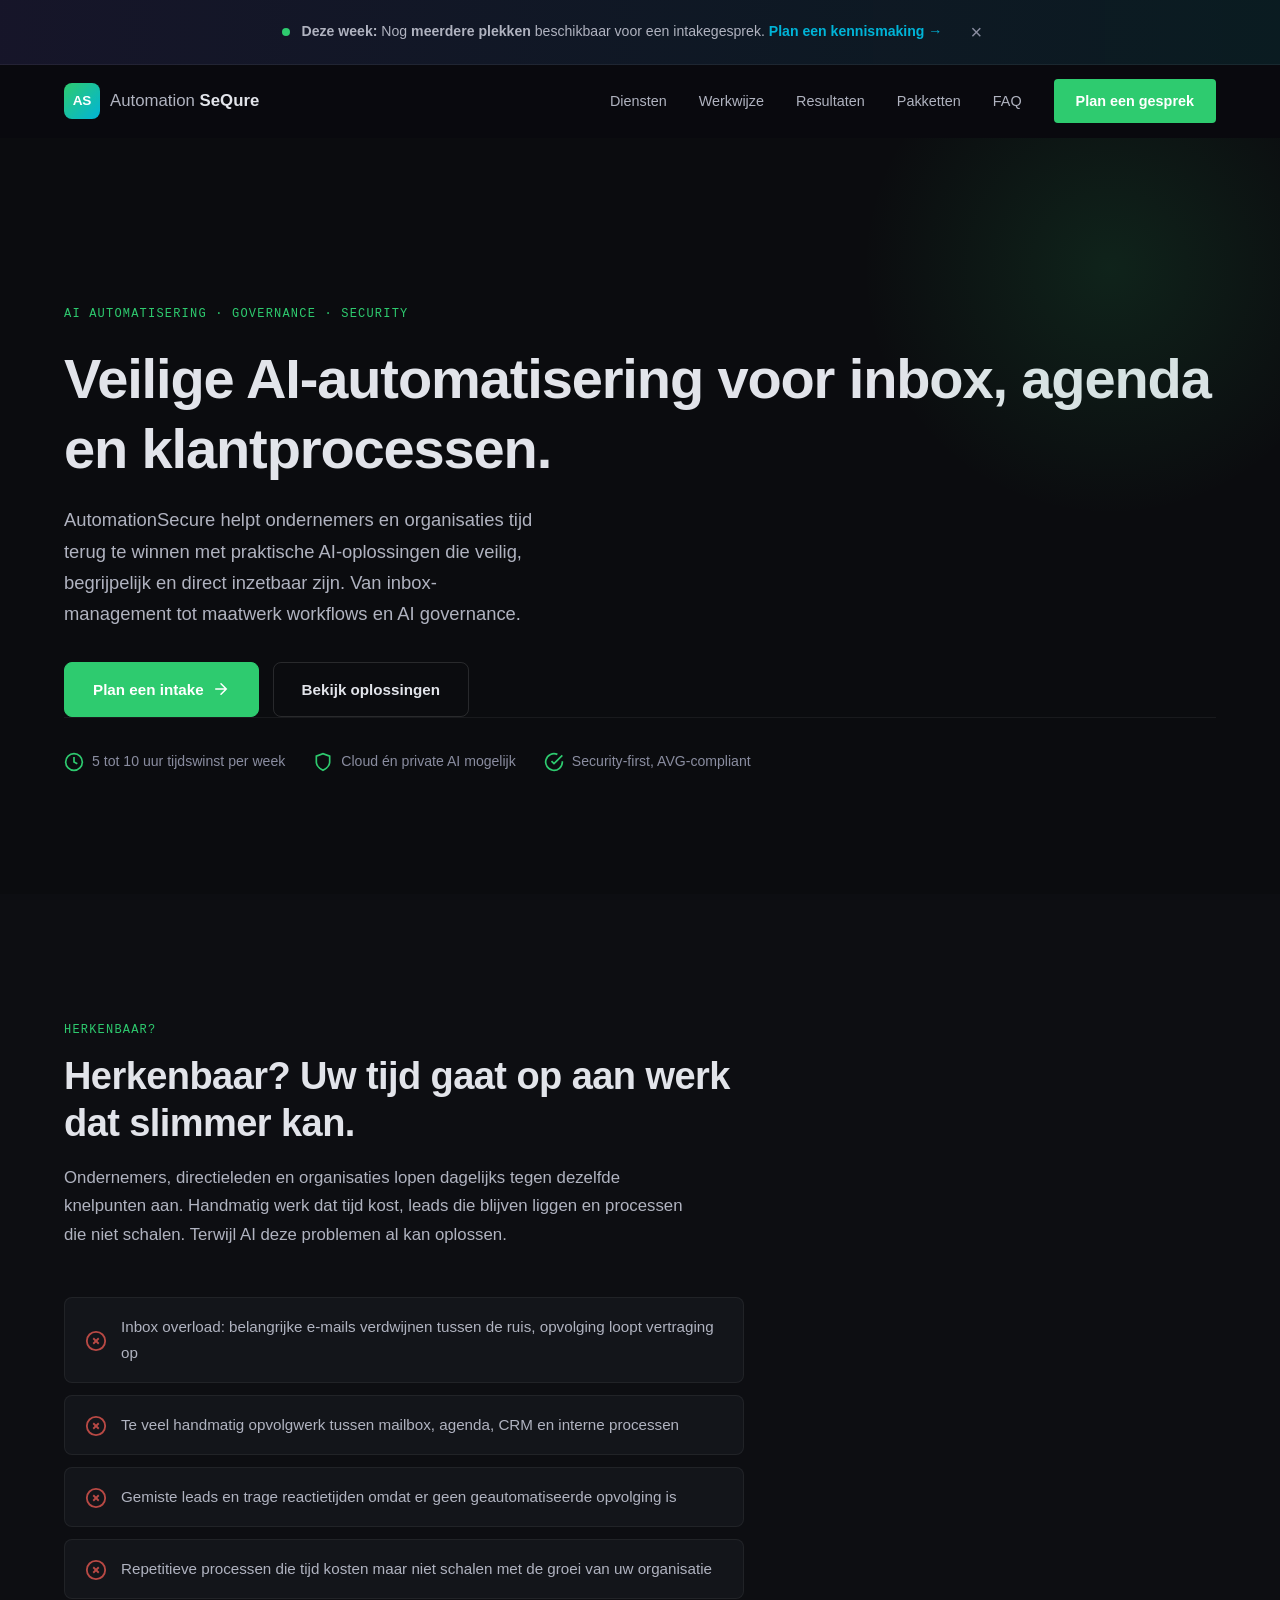
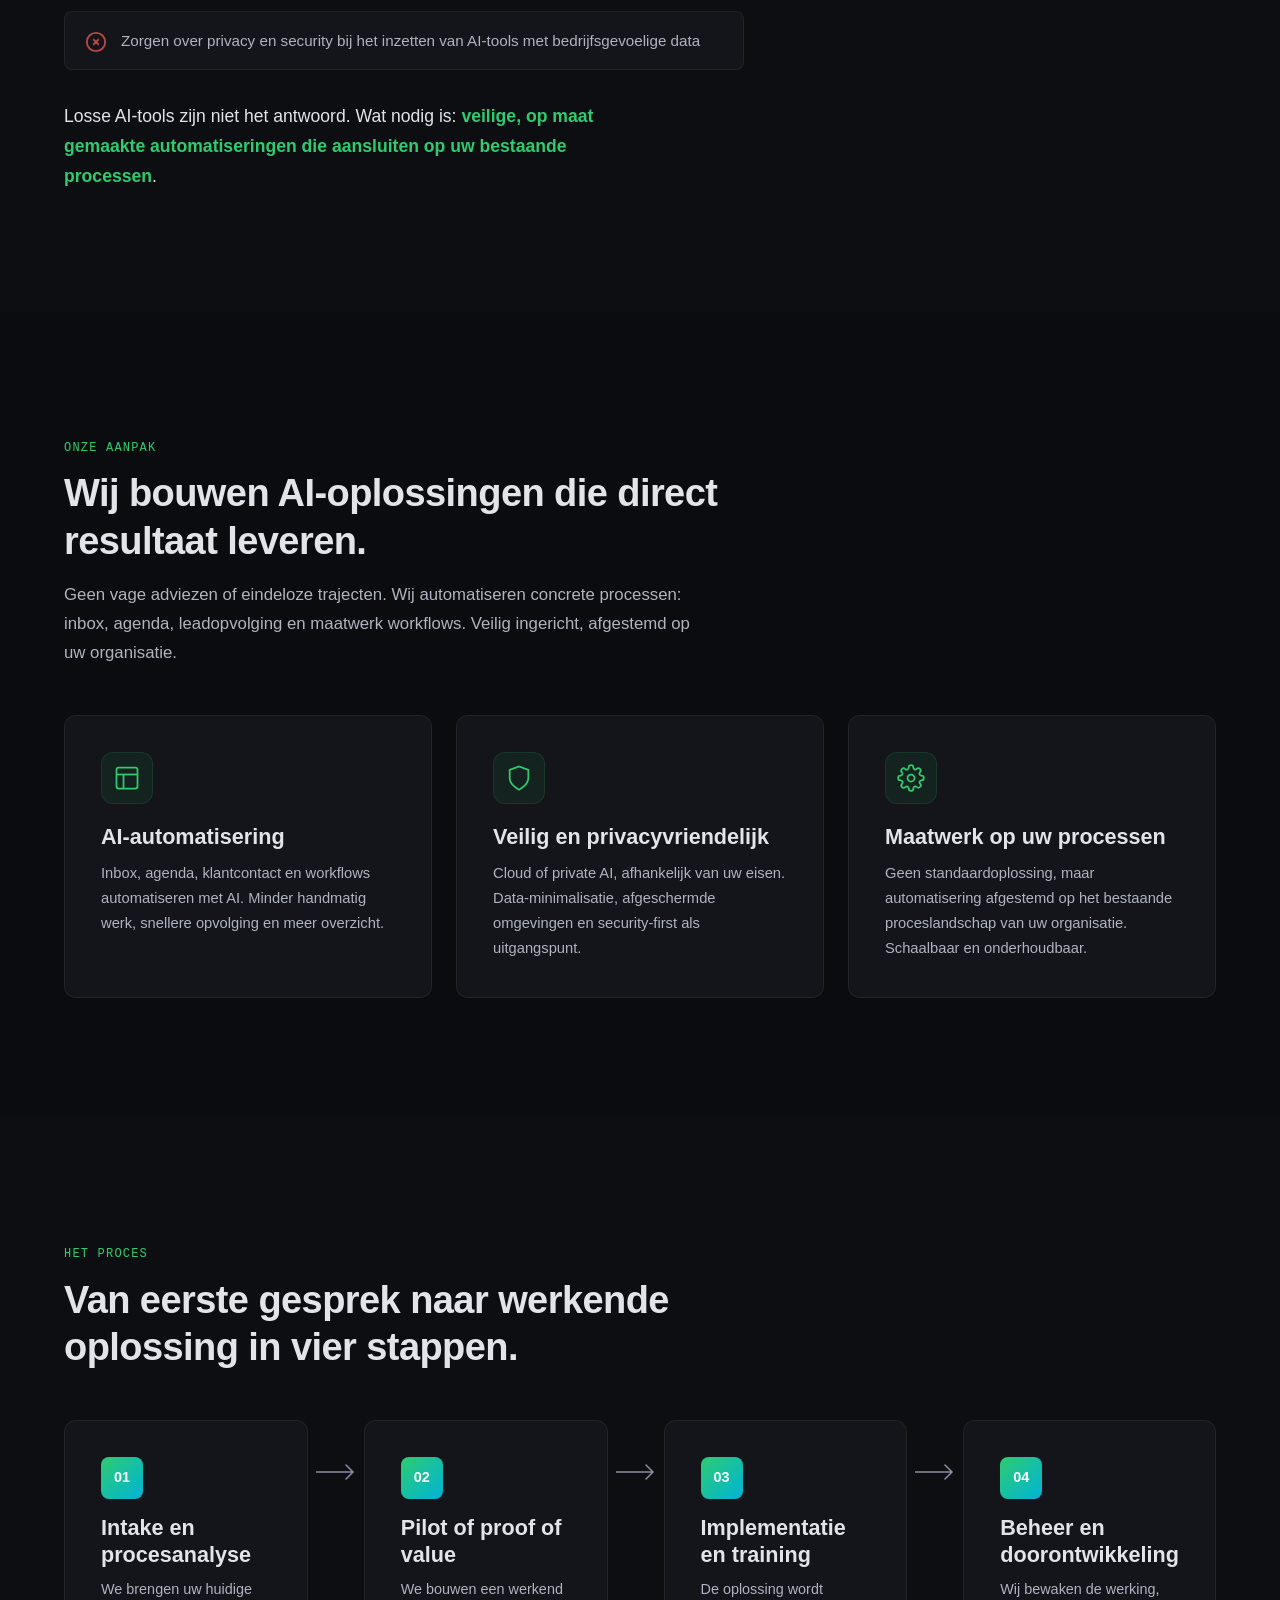
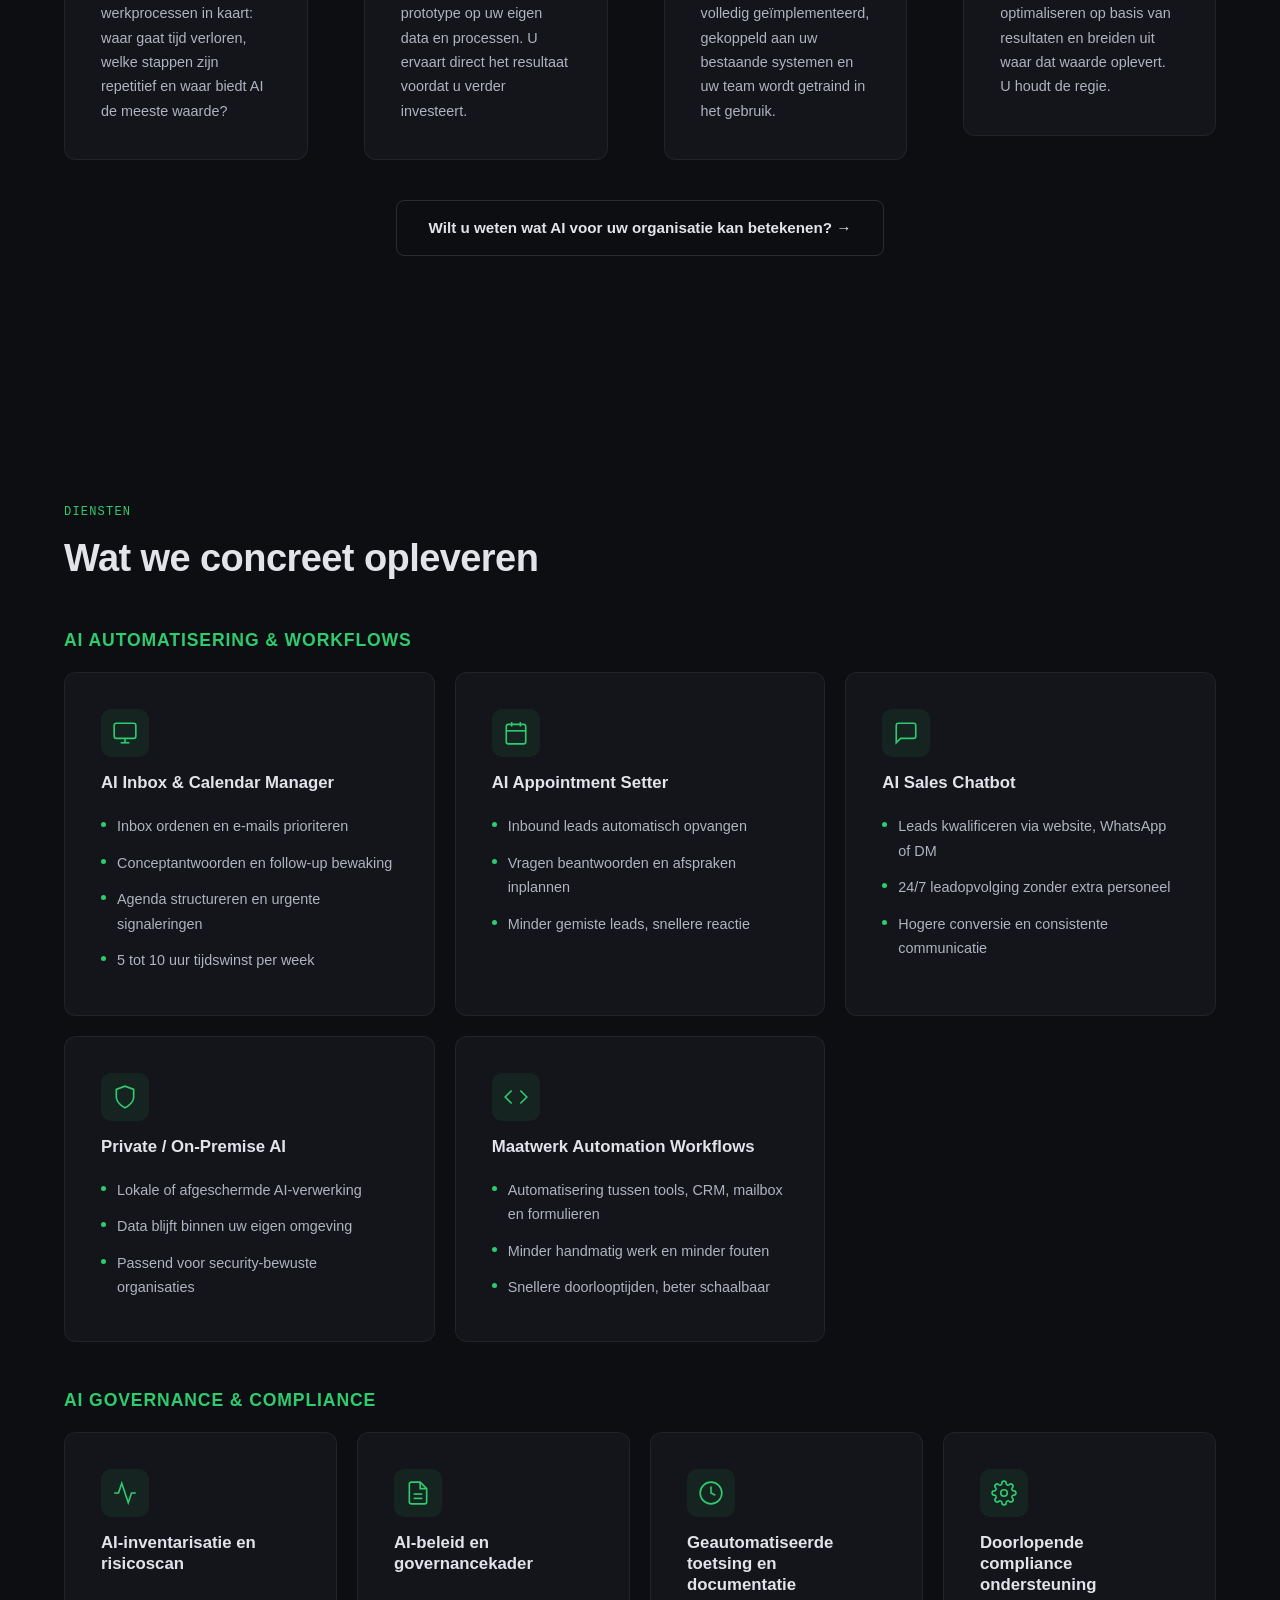
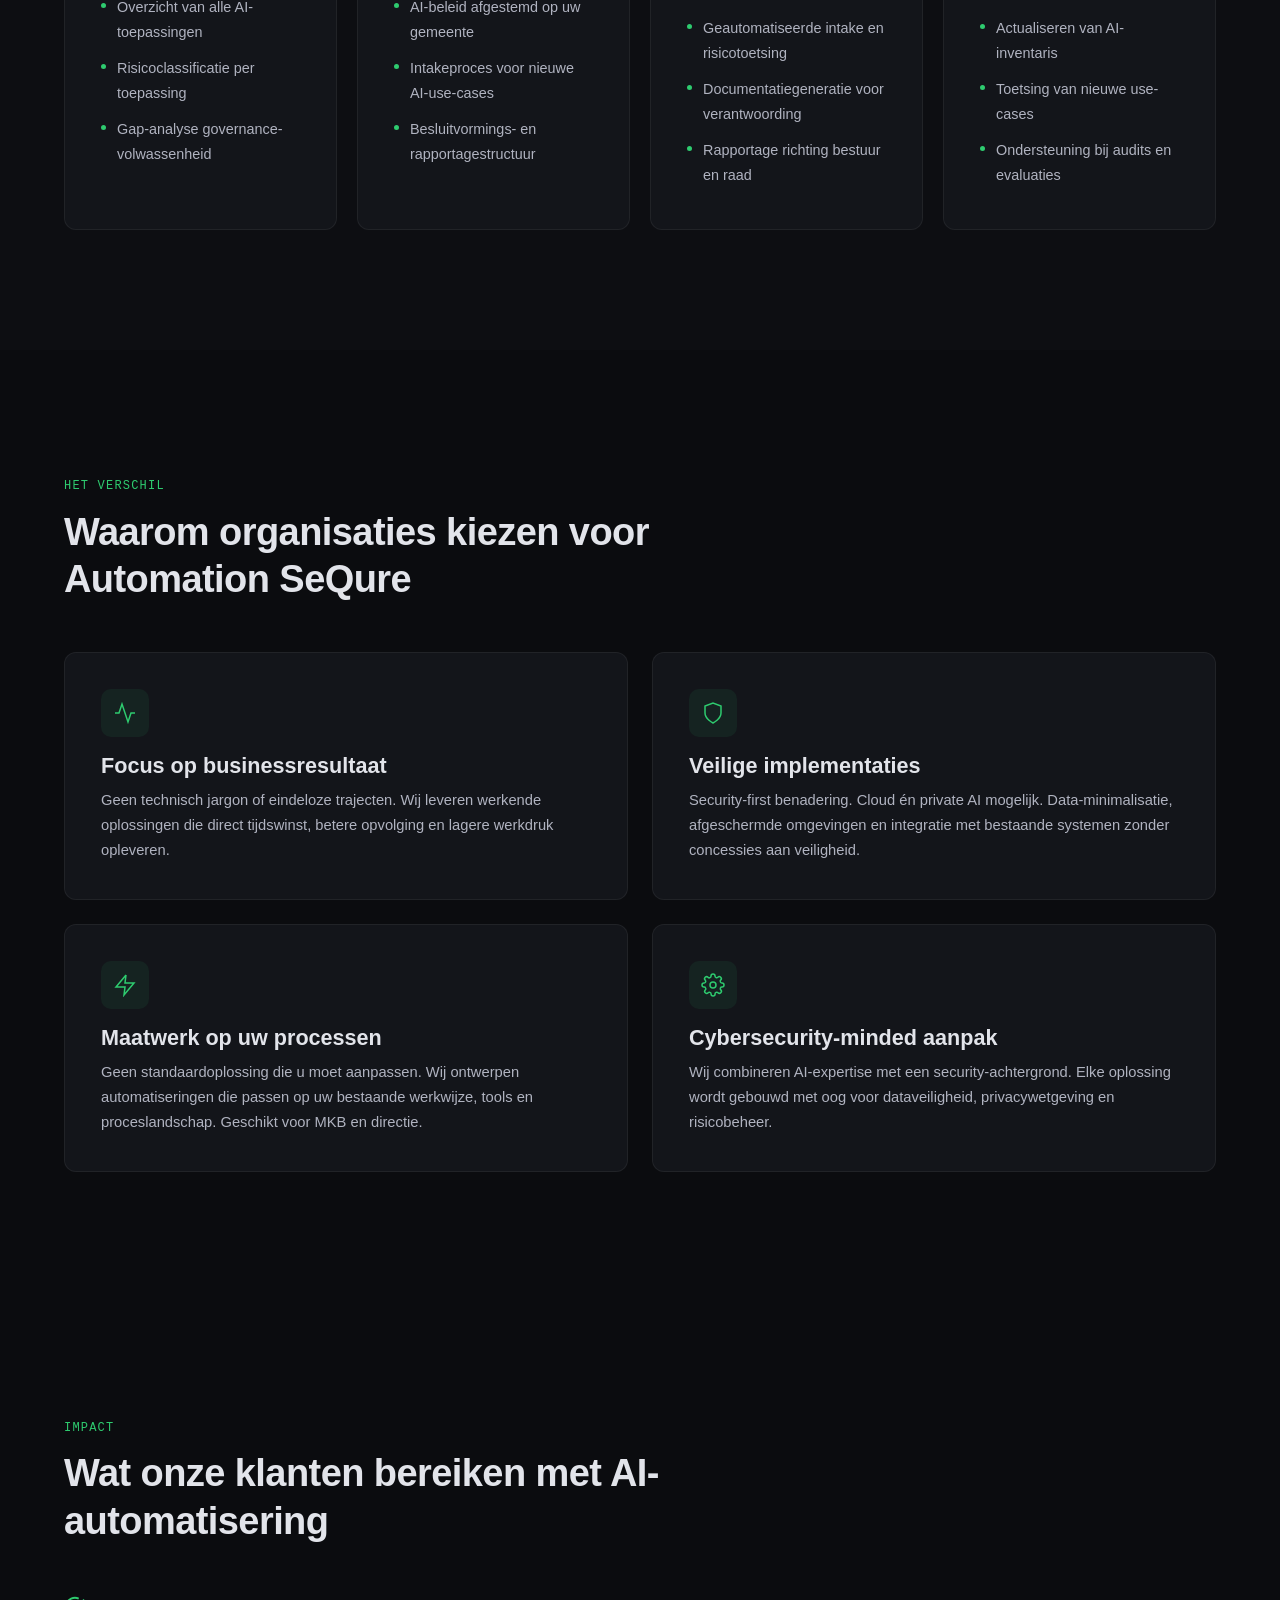
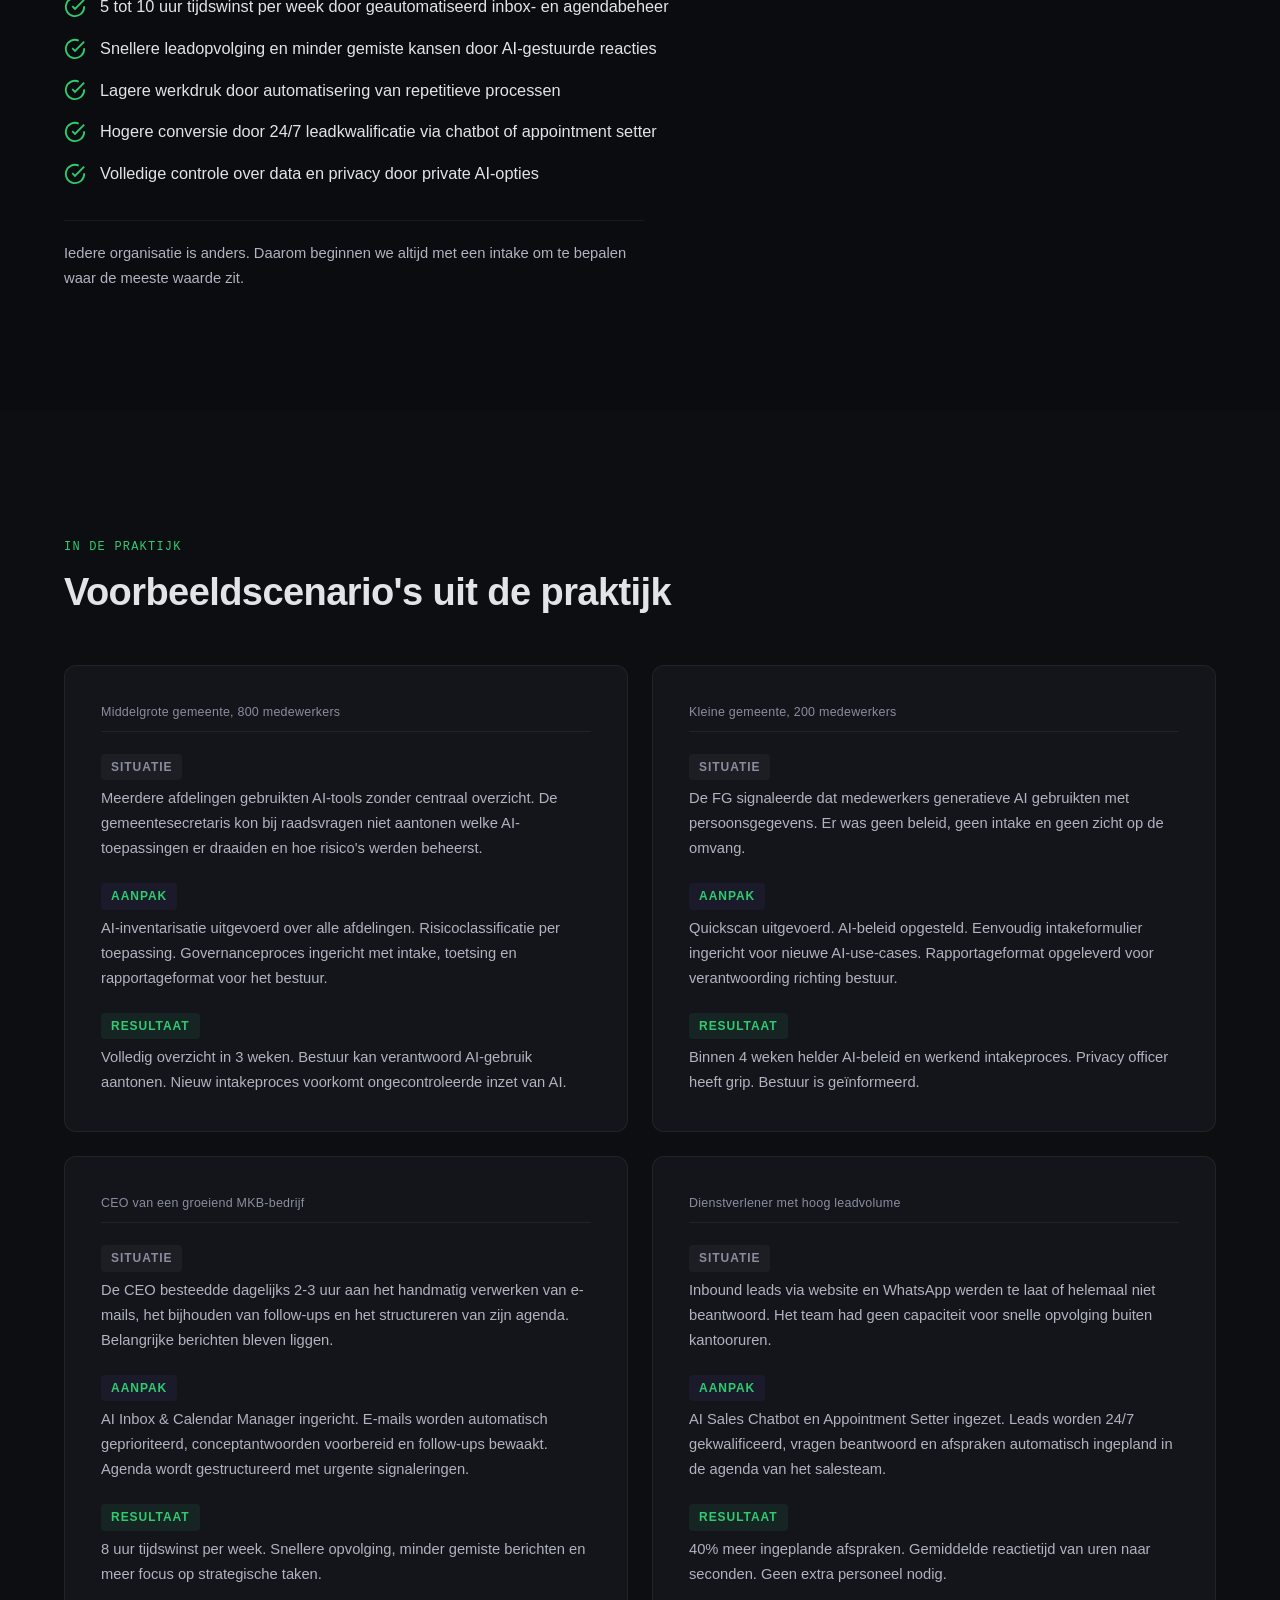
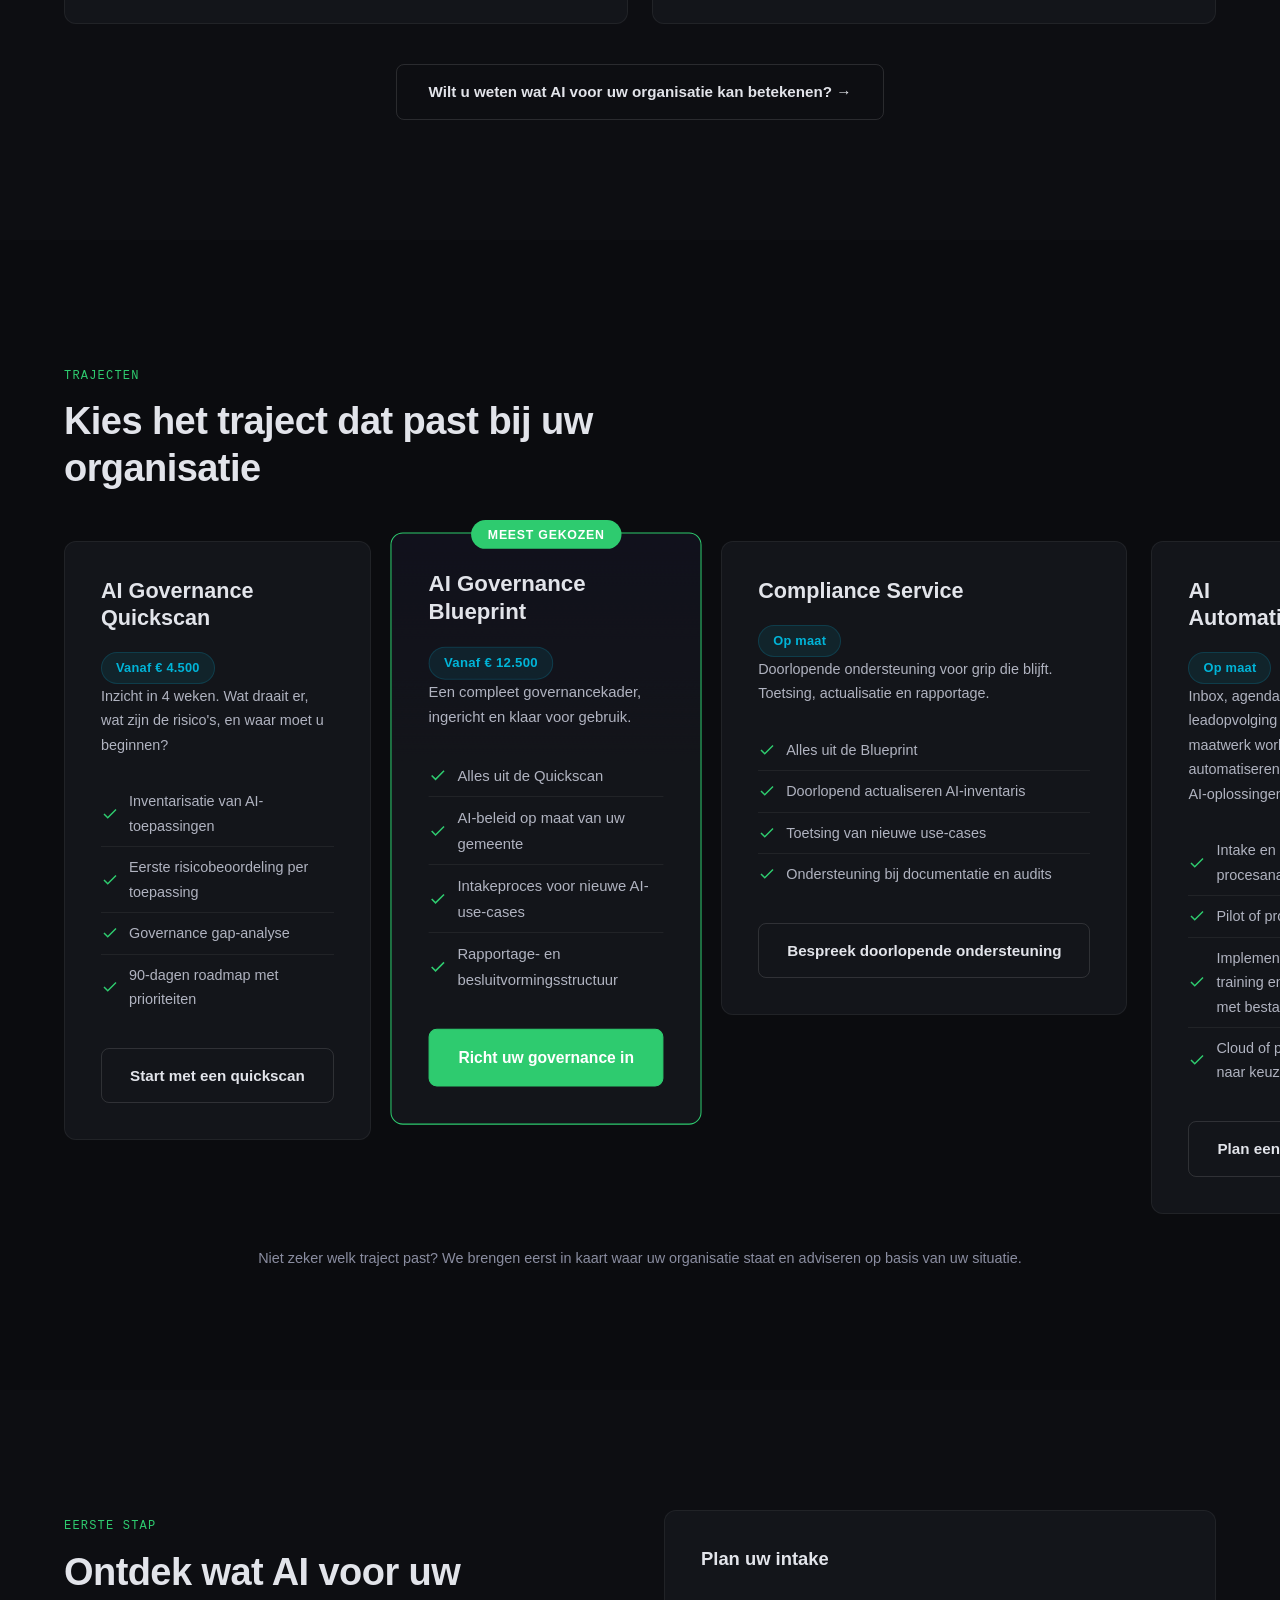
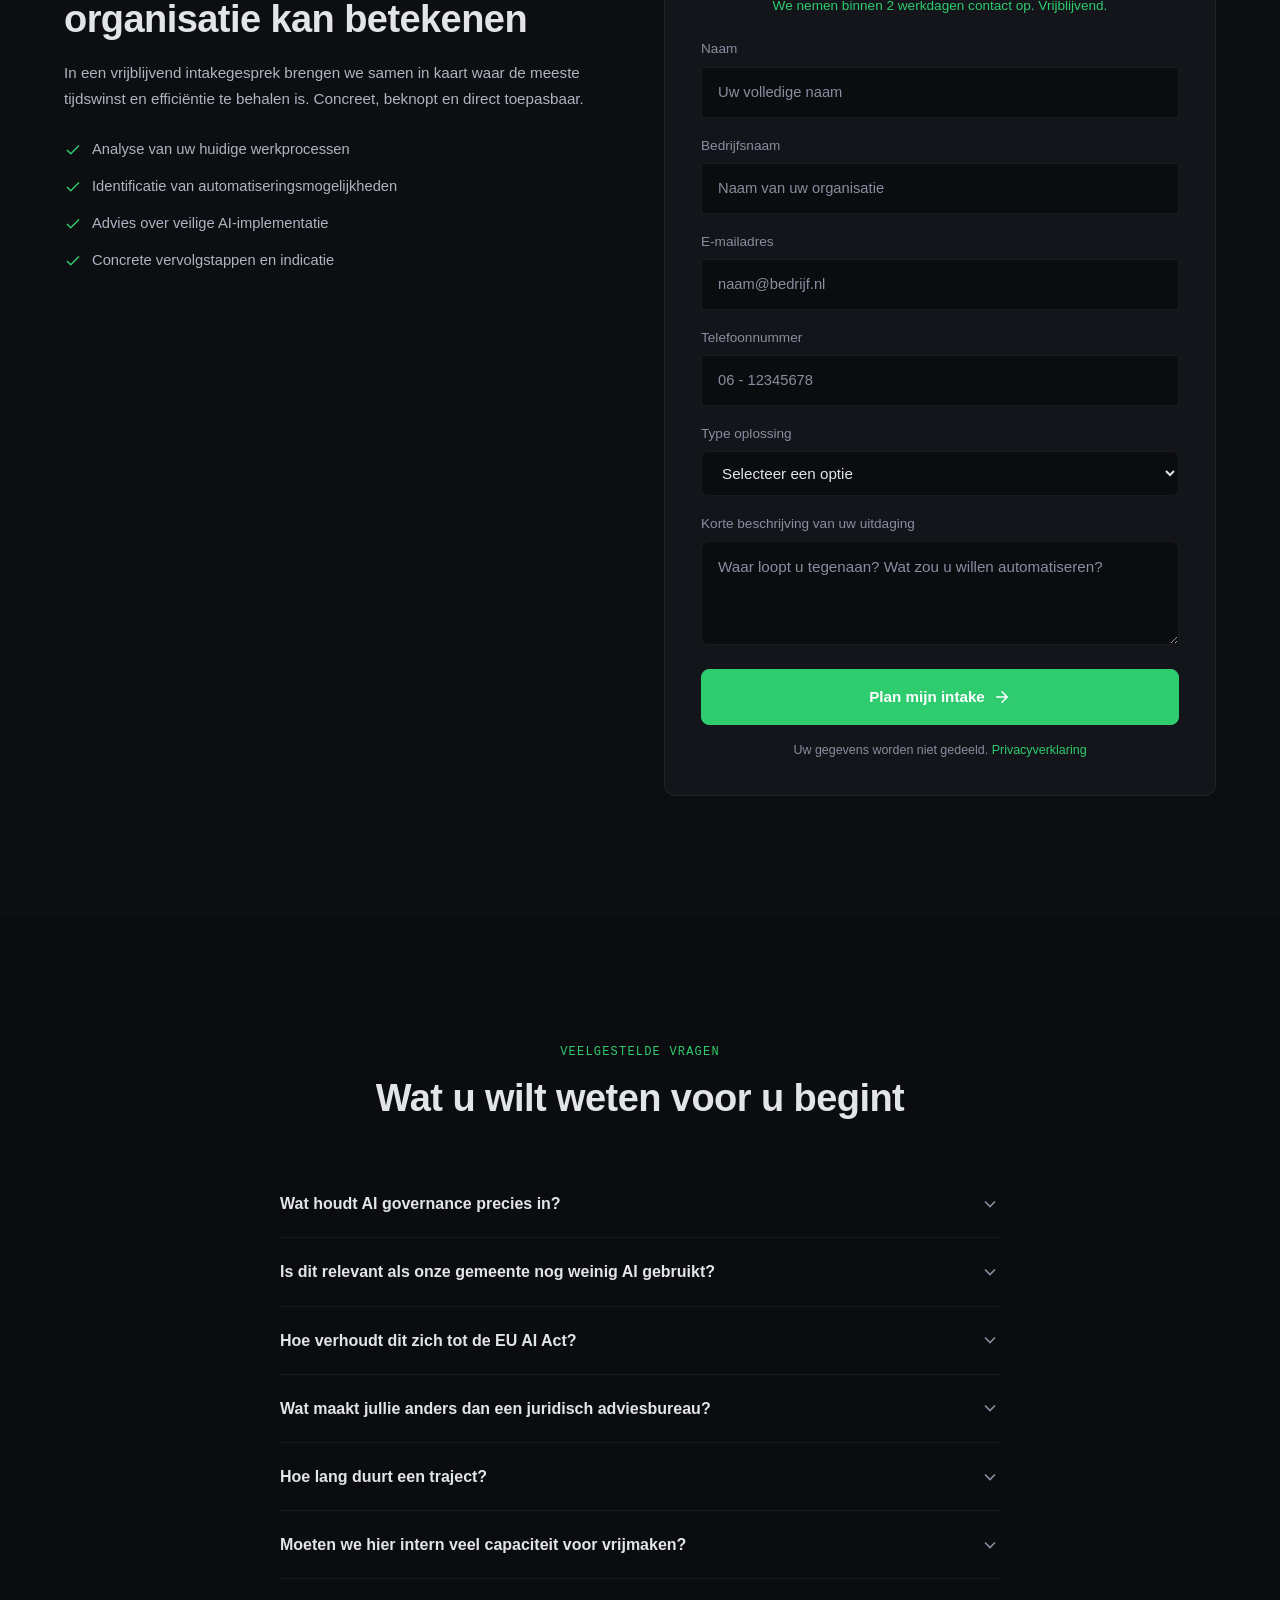
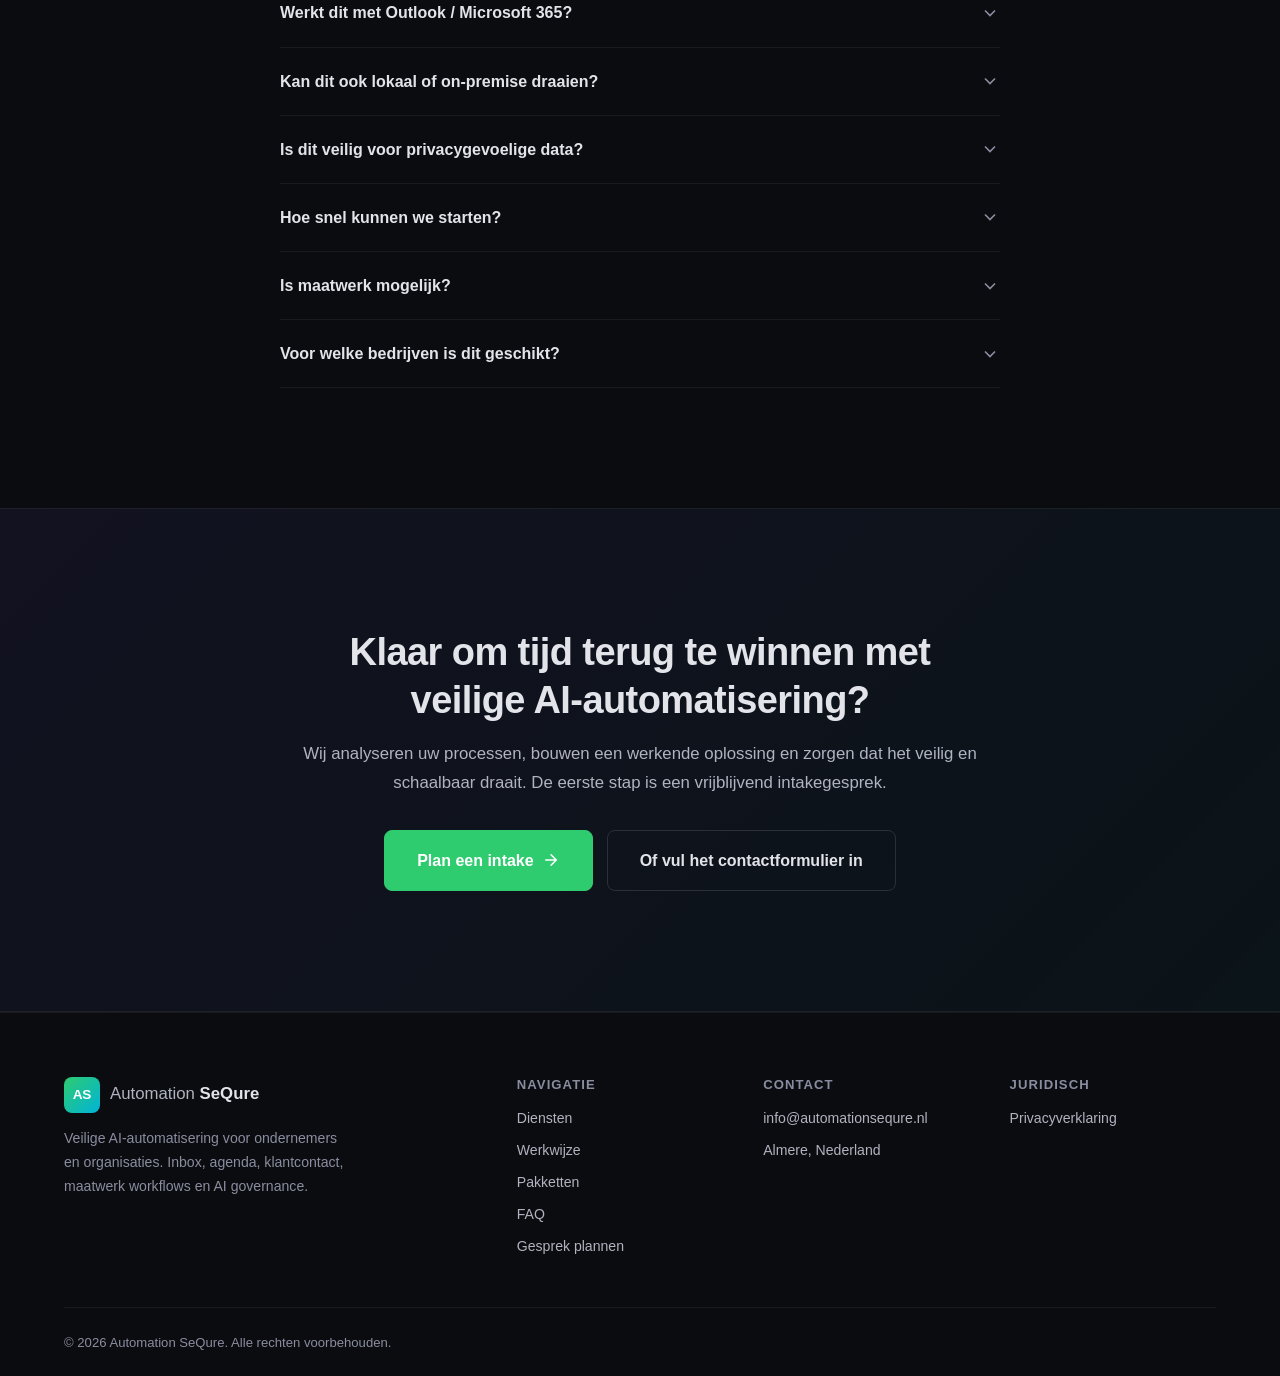
<file: www/index.html>
<!DOCTYPE html>
<html lang="nl">
<head>
  <meta charset="UTF-8">
  <meta name="viewport" content="width=device-width, initial-scale=1.0">
  <title>Automation SeQure — Veilige AI-automatisering &amp; AI Governance</title>
  <link rel="icon" type="image/svg+xml" href="favicon.svg">
  <link rel="icon" type="image/png" sizes="32x32" href="favicon.png">
  <link rel="apple-touch-icon" href="favicon.png">
  <meta name="description" content="Automation SeQure automatiseert inbox, agenda, klantcontact en workflows met veilige AI-oplossingen. Voor ondernemers, MKB en gemeenten. Cloud &eacute;n private AI.">
  <meta property="og:title" content="Automation SeQure — Veilige AI-automatisering &amp; Governance">
  <meta property="og:description" content="AI-automatisering voor inbox, agenda en klantprocessen. Veilig, begrijpelijk en direct inzetbaar. Voor ondernemers, MKB en gemeenten.">
  <meta property="og:type" content="website">
  <meta property="og:url" content="https://automationsequre.nl">
  <meta property="og:locale" content="nl_NL">
  <link rel="preconnect" href="https://fonts.googleapis.com">
  <link rel="preconnect" href="https://fonts.gstatic.com" crossorigin>
  <link href="https://fonts.googleapis.com/css2?family=Inter:wght@400;500;600;700;800&display=swap" rel="stylesheet">
  <link rel="stylesheet" href="styles.css">
</head>
<body>

  <!-- ==================== URGENTIE BANNER ==================== -->
  <div class="urgency-bar" id="urgencyBar">
    <div class="container">
      <div class="urgency-inner">
        <span class="urgency-pulse"></span>
        <p><strong id="urgencyPeriod">Deze week:</strong> Nog <strong id="urgencySlots">meerdere plekken</strong> beschikbaar voor een intakegesprek.
          <a href="afspraak.html">Plan een kennismaking &rarr;</a>
        </p>
        <button class="urgency-close" id="urgencyClose" aria-label="Sluiten">&times;</button>
      </div>
    </div>
  </div>

  <!-- ==================== HEADER ==================== -->
  <header class="header" id="header">
    <div class="container header-inner">
      <a href="/" class="logo" aria-label="Automation SeQure homepage">
        <span class="logo-icon">AS</span>
        <span class="logo-text">Automation <strong>SeQure</strong></span>
      </a>
      <nav class="nav-links" id="navLinks" aria-label="Hoofdnavigatie">
        <a href="#diensten">Diensten</a>
        <a href="#werkwijze">Werkwijze</a>
        <a href="#resultaten">Resultaten</a>
        <a href="#pakketten">Pakketten</a>
        <a href="#faq">FAQ</a>
        <a href="afspraak.html" class="nav-cta">Plan een gesprek</a>
      </nav>
      <button class="hamburger" id="hamburger" aria-label="Menu openen" aria-expanded="false">
        <span></span><span></span><span></span>
      </button>
    </div>
  </header>

  <!-- ==================== HERO ==================== -->
  <section class="hero" id="hero">
    <div class="hero-glow"></div>
    <div class="container hero-content">
      <span class="hero-label">AI Automatisering &middot; Governance &middot; Security</span>
      <h1 class="hero-headline">Veilige AI-automatisering voor inbox, agenda en klantprocessen.</h1>
      <p class="hero-sub">AutomationSecure helpt ondernemers en organisaties tijd terug te winnen met praktische AI-oplossingen die veilig, begrijpelijk en direct inzetbaar zijn. Van inbox-management tot maatwerk workflows en AI governance.</p>
      <div class="hero-buttons">
        <a href="afspraak.html" class="btn btn-primary">Plan een intake
          <svg width="18" height="18" viewBox="0 0 24 24" fill="none" stroke="currentColor" stroke-width="2" stroke-linecap="round"><path d="M5 12h14M12 5l7 7-7 7"/></svg>
        </a>
        <a href="#diensten" class="btn btn-outline">Bekijk oplossingen</a>
      </div>
      <div class="trust-bar">
        <div class="trust-item">
          <svg width="20" height="20" viewBox="0 0 24 24" fill="none" stroke="currentColor" stroke-width="2"><circle cx="12" cy="12" r="10"/><polyline points="12 6 12 12 16 14"/></svg>
          <span>5 tot 10 uur tijdswinst per week</span>
        </div>
        <div class="trust-item">
          <svg width="20" height="20" viewBox="0 0 24 24" fill="none" stroke="currentColor" stroke-width="2"><path d="M12 22s8-4 8-10V5l-8-3-8 3v7c0 6 8 10 8 10z"/></svg>
          <span>Cloud &eacute;n private AI mogelijk</span>
        </div>
        <div class="trust-item">
          <svg width="20" height="20" viewBox="0 0 24 24" fill="none" stroke="currentColor" stroke-width="2"><path d="M22 11.08V12a10 10 0 1 1-5.93-9.14"/><polyline points="22 4 12 14.01 9 11.01"/></svg>
          <span>Security-first, AVG-compliant</span>
        </div>
      </div>
    </div>
  </section>

  <!-- ==================== PROBLEEMHERKENNING ==================== -->
  <section class="probleem" id="probleem">
    <div class="container">
      <div class="section-header reveal">
        <span class="section-label">Herkenbaar?</span>
        <h2 class="section-title">Herkenbaar? Uw tijd gaat op aan werk dat slimmer kan.</h2>
        <p class="section-intro">Ondernemers, directieleden en organisaties lopen dagelijks tegen dezelfde knelpunten aan. Handmatig werk dat tijd kost, leads die blijven liggen en processen die niet schalen. Terwijl AI deze problemen al kan oplossen.</p>
      </div>
      <div class="pain-list reveal">
        <div class="pain-item">
          <div class="pain-icon">
            <svg width="22" height="22" viewBox="0 0 24 24" fill="none" stroke="currentColor" stroke-width="2"><circle cx="12" cy="12" r="10"/><line x1="15" y1="9" x2="9" y2="15"/><line x1="9" y1="9" x2="15" y2="15"/></svg>
          </div>
          <span>Inbox overload: belangrijke e-mails verdwijnen tussen de ruis, opvolging loopt vertraging op</span>
        </div>
        <div class="pain-item">
          <div class="pain-icon">
            <svg width="22" height="22" viewBox="0 0 24 24" fill="none" stroke="currentColor" stroke-width="2"><circle cx="12" cy="12" r="10"/><line x1="15" y1="9" x2="9" y2="15"/><line x1="9" y1="9" x2="15" y2="15"/></svg>
          </div>
          <span>Te veel handmatig opvolgwerk tussen mailbox, agenda, CRM en interne processen</span>
        </div>
        <div class="pain-item">
          <div class="pain-icon">
            <svg width="22" height="22" viewBox="0 0 24 24" fill="none" stroke="currentColor" stroke-width="2"><circle cx="12" cy="12" r="10"/><line x1="15" y1="9" x2="9" y2="15"/><line x1="9" y1="9" x2="15" y2="15"/></svg>
          </div>
          <span>Gemiste leads en trage reactietijden omdat er geen geautomatiseerde opvolging is</span>
        </div>
        <div class="pain-item">
          <div class="pain-icon">
            <svg width="22" height="22" viewBox="0 0 24 24" fill="none" stroke="currentColor" stroke-width="2"><circle cx="12" cy="12" r="10"/><line x1="15" y1="9" x2="9" y2="15"/><line x1="9" y1="9" x2="15" y2="15"/></svg>
          </div>
          <span>Repetitieve processen die tijd kosten maar niet schalen met de groei van uw organisatie</span>
        </div>
        <div class="pain-item">
          <div class="pain-icon">
            <svg width="22" height="22" viewBox="0 0 24 24" fill="none" stroke="currentColor" stroke-width="2"><circle cx="12" cy="12" r="10"/><line x1="15" y1="9" x2="9" y2="15"/><line x1="9" y1="9" x2="15" y2="15"/></svg>
          </div>
          <span>Zorgen over privacy en security bij het inzetten van AI-tools met bedrijfsgevoelige data</span>
        </div>
      </div>
      <p class="probleem-closing reveal">Losse AI-tools zijn niet het antwoord. Wat nodig is: <strong>veilige, op maat gemaakte automatiseringen die aansluiten op uw bestaande processen</strong>.</p>
    </div>
  </section>

  <!-- ==================== OPLOSSING ==================== -->
  <section class="oplossing" id="oplossing">
    <div class="container">
      <div class="section-header reveal">
        <span class="section-label">Onze aanpak</span>
        <h2 class="section-title">Wij bouwen AI-oplossingen die direct resultaat leveren.</h2>
        <p class="section-intro">Geen vage adviezen of eindeloze trajecten. Wij automatiseren concrete processen: inbox, agenda, leadopvolging en maatwerk workflows. Veilig ingericht, afgestemd op uw organisatie.</p>
      </div>
      <div class="solution-grid reveal">
        <div class="solution-card">
          <div class="solution-icon">
            <svg width="28" height="28" viewBox="0 0 24 24" fill="none" stroke="currentColor" stroke-width="1.5"><rect x="3" y="3" width="18" height="18" rx="2"/><line x1="3" y1="9" x2="21" y2="9"/><line x1="9" y1="21" x2="9" y2="9"/></svg>
          </div>
          <h3>AI-automatisering</h3>
          <p>Inbox, agenda, klantcontact en workflows automatiseren met AI. Minder handmatig werk, snellere opvolging en meer overzicht.</p>
        </div>
        <div class="solution-card">
          <div class="solution-icon">
            <svg width="28" height="28" viewBox="0 0 24 24" fill="none" stroke="currentColor" stroke-width="1.5"><path d="M12 22s8-4 8-10V5l-8-3-8 3v7c0 6 8 10 8 10z"/></svg>
          </div>
          <h3>Veilig en privacyvriendelijk</h3>
          <p>Cloud of private AI, afhankelijk van uw eisen. Data-minimalisatie, afgeschermde omgevingen en security-first als uitgangspunt.</p>
        </div>
        <div class="solution-card">
          <div class="solution-icon">
            <svg width="28" height="28" viewBox="0 0 24 24" fill="none" stroke="currentColor" stroke-width="1.5"><circle cx="12" cy="12" r="3"/><path d="M19.4 15a1.65 1.65 0 0 0 .33 1.82l.06.06a2 2 0 0 1-2.83 2.83l-.06-.06a1.65 1.65 0 0 0-1.82-.33 1.65 1.65 0 0 0-1 1.51V21a2 2 0 0 1-4 0v-.09A1.65 1.65 0 0 0 9 19.4a1.65 1.65 0 0 0-1.82.33l-.06.06a2 2 0 0 1-2.83-2.83l.06-.06A1.65 1.65 0 0 0 4.68 15a1.65 1.65 0 0 0-1.51-1H3a2 2 0 0 1 0-4h.09A1.65 1.65 0 0 0 4.6 9a1.65 1.65 0 0 0-.33-1.82l-.06-.06a2 2 0 0 1 2.83-2.83l.06.06A1.65 1.65 0 0 0 9 4.68a1.65 1.65 0 0 0 1-1.51V3a2 2 0 0 1 4 0v.09a1.65 1.65 0 0 0 1 1.51 1.65 1.65 0 0 0 1.82-.33l.06-.06a2 2 0 0 1 2.83 2.83l-.06.06A1.65 1.65 0 0 0 19.4 9a1.65 1.65 0 0 0 1.51 1H21a2 2 0 0 1 0 4h-.09a1.65 1.65 0 0 0-1.51 1z"/></svg>
          </div>
          <h3>Maatwerk op uw processen</h3>
          <p>Geen standaardoplossing, maar automatisering afgestemd op het bestaande proceslandschap van uw organisatie. Schaalbaar en onderhoudbaar.</p>
        </div>
      </div>
    </div>
  </section>

  <!-- ==================== HOE HET WERKT ==================== -->
  <section class="werkwijze" id="werkwijze">
    <div class="container">
      <div class="section-header reveal">
        <span class="section-label">Het proces</span>
        <h2 class="section-title">Van eerste gesprek naar werkende oplossing in vier stappen.</h2>
      </div>
      <div class="steps-grid reveal">
        <div class="step-card">
          <span class="step-number">01</span>
          <h3>Intake en procesanalyse</h3>
          <p>We brengen uw huidige werkprocessen in kaart: waar gaat tijd verloren, welke stappen zijn repetitief en waar biedt AI de meeste waarde?</p>
        </div>
        <div class="step-connector" aria-hidden="true">
          <svg width="40" height="24" viewBox="0 0 40 24" fill="none"><path d="M0 12h36M30 5l7 7-7 7" stroke="currentColor" stroke-width="1.5" stroke-linecap="round"/></svg>
        </div>
        <div class="step-card">
          <span class="step-number">02</span>
          <h3>Pilot of proof of value</h3>
          <p>We bouwen een werkend prototype op uw eigen data en processen. U ervaart direct het resultaat voordat u verder investeert.</p>
        </div>
        <div class="step-connector" aria-hidden="true">
          <svg width="40" height="24" viewBox="0 0 40 24" fill="none"><path d="M0 12h36M30 5l7 7-7 7" stroke="currentColor" stroke-width="1.5" stroke-linecap="round"/></svg>
        </div>
        <div class="step-card">
          <span class="step-number">03</span>
          <h3>Implementatie en training</h3>
          <p>De oplossing wordt volledig ge&iuml;mplementeerd, gekoppeld aan uw bestaande systemen en uw team wordt getraind in het gebruik.</p>
        </div>
        <div class="step-connector" aria-hidden="true">
          <svg width="40" height="24" viewBox="0 0 40 24" fill="none"><path d="M0 12h36M30 5l7 7-7 7" stroke="currentColor" stroke-width="1.5" stroke-linecap="round"/></svg>
        </div>
        <div class="step-card">
          <span class="step-number">04</span>
          <h3>Beheer en doorontwikkeling</h3>
          <p>Wij bewaken de werking, optimaliseren op basis van resultaten en breiden uit waar dat waarde oplevert. U houdt de regie.</p>
        </div>
      </div>
      <div class="section-cta reveal">
        <a href="afspraak.html" class="btn btn-outline">Wilt u weten wat AI voor uw organisatie kan betekenen? &rarr;</a>
      </div>
    </div>
  </section>

  <!-- ==================== DIENSTEN ==================== -->
  <section class="diensten" id="diensten">
    <div class="container">
      <div class="section-header reveal">
        <span class="section-label">Diensten</span>
        <h2 class="section-title">Wat we concreet opleveren</h2>
      </div>

      <!-- AI Automatisering & Workflows -->
      <h3 class="services-category reveal">AI Automatisering &amp; Workflows</h3>
      <div class="services-grid services-grid--five reveal">
        <div class="service-card">
          <div class="service-icon">
            <svg width="26" height="26" viewBox="0 0 24 24" fill="none" stroke="currentColor" stroke-width="1.5"><rect x="2" y="3" width="20" height="14" rx="2"/><line x1="8" y1="21" x2="16" y2="21"/><line x1="12" y1="17" x2="12" y2="21"/></svg>
          </div>
          <h3>AI Inbox &amp; Calendar Manager</h3>
          <ul class="service-items">
            <li>Inbox ordenen en e-mails prioriteren</li>
            <li>Conceptantwoorden en follow-up bewaking</li>
            <li>Agenda structureren en urgente signaleringen</li>
            <li>5 tot 10 uur tijdswinst per week</li>
          </ul>
        </div>
        <div class="service-card">
          <div class="service-icon">
            <svg width="26" height="26" viewBox="0 0 24 24" fill="none" stroke="currentColor" stroke-width="1.5"><rect x="3" y="4" width="18" height="18" rx="2"/><line x1="16" y1="2" x2="16" y2="6"/><line x1="8" y1="2" x2="8" y2="6"/><line x1="3" y1="10" x2="21" y2="10"/></svg>
          </div>
          <h3>AI Appointment Setter</h3>
          <ul class="service-items">
            <li>Inbound leads automatisch opvangen</li>
            <li>Vragen beantwoorden en afspraken inplannen</li>
            <li>Minder gemiste leads, snellere reactie</li>
          </ul>
        </div>
        <div class="service-card">
          <div class="service-icon">
            <svg width="26" height="26" viewBox="0 0 24 24" fill="none" stroke="currentColor" stroke-width="1.5"><path d="M21 15a2 2 0 0 1-2 2H7l-4 4V5a2 2 0 0 1 2-2h14a2 2 0 0 1 2 2z"/></svg>
          </div>
          <h3>AI Sales Chatbot</h3>
          <ul class="service-items">
            <li>Leads kwalificeren via website, WhatsApp of DM</li>
            <li>24/7 leadopvolging zonder extra personeel</li>
            <li>Hogere conversie en consistente communicatie</li>
          </ul>
        </div>
        <div class="service-card">
          <div class="service-icon">
            <svg width="26" height="26" viewBox="0 0 24 24" fill="none" stroke="currentColor" stroke-width="1.5"><path d="M12 22s8-4 8-10V5l-8-3-8 3v7c0 6 8 10 8 10z"/></svg>
          </div>
          <h3>Private / On-Premise AI</h3>
          <ul class="service-items">
            <li>Lokale of afgeschermde AI-verwerking</li>
            <li>Data blijft binnen uw eigen omgeving</li>
            <li>Passend voor security-bewuste organisaties</li>
          </ul>
        </div>
        <div class="service-card">
          <div class="service-icon">
            <svg width="26" height="26" viewBox="0 0 24 24" fill="none" stroke="currentColor" stroke-width="1.5"><polyline points="16 18 22 12 16 6"/><polyline points="8 6 2 12 8 18"/></svg>
          </div>
          <h3>Maatwerk Automation Workflows</h3>
          <ul class="service-items">
            <li>Automatisering tussen tools, CRM, mailbox en formulieren</li>
            <li>Minder handmatig werk en minder fouten</li>
            <li>Snellere doorlooptijden, beter schaalbaar</li>
          </ul>
        </div>
      </div>

      <!-- AI Governance & Compliance -->
      <h3 class="services-category reveal">AI Governance &amp; Compliance</h3>
      <div class="services-grid reveal">
        <div class="service-card">
          <div class="service-icon">
            <svg width="26" height="26" viewBox="0 0 24 24" fill="none" stroke="currentColor" stroke-width="1.5"><polyline points="22 12 18 12 15 21 9 3 6 12 2 12"/></svg>
          </div>
          <h3>AI-inventarisatie en risicoscan</h3>
          <ul class="service-items">
            <li>Overzicht van alle AI-toepassingen</li>
            <li>Risicoclassificatie per toepassing</li>
            <li>Gap-analyse governance-volwassenheid</li>
          </ul>
        </div>
        <div class="service-card">
          <div class="service-icon">
            <svg width="26" height="26" viewBox="0 0 24 24" fill="none" stroke="currentColor" stroke-width="1.5"><path d="M14 2H6a2 2 0 0 0-2 2v16a2 2 0 0 0 2 2h12a2 2 0 0 0 2-2V8z"/><polyline points="14 2 14 8 20 8"/><line x1="16" y1="13" x2="8" y2="13"/><line x1="16" y1="17" x2="8" y2="17"/></svg>
          </div>
          <h3>AI-beleid en governancekader</h3>
          <ul class="service-items">
            <li>AI-beleid afgestemd op uw gemeente</li>
            <li>Intakeproces voor nieuwe AI-use-cases</li>
            <li>Besluitvormings- en rapportagestructuur</li>
          </ul>
        </div>
        <div class="service-card">
          <div class="service-icon">
            <svg width="26" height="26" viewBox="0 0 24 24" fill="none" stroke="currentColor" stroke-width="1.5"><circle cx="12" cy="12" r="10"/><polyline points="12 6 12 12 16 14"/></svg>
          </div>
          <h3>Geautomatiseerde toetsing en documentatie</h3>
          <ul class="service-items">
            <li>Geautomatiseerde intake en risicotoetsing</li>
            <li>Documentatiegeneratie voor verantwoording</li>
            <li>Rapportage richting bestuur en raad</li>
          </ul>
        </div>
        <div class="service-card">
          <div class="service-icon">
            <svg width="26" height="26" viewBox="0 0 24 24" fill="none" stroke="currentColor" stroke-width="1.5"><circle cx="12" cy="12" r="3"/><path d="M19.4 15a1.65 1.65 0 0 0 .33 1.82l.06.06a2 2 0 0 1-2.83 2.83l-.06-.06a1.65 1.65 0 0 0-1.82-.33 1.65 1.65 0 0 0-1 1.51V21a2 2 0 0 1-4 0v-.09A1.65 1.65 0 0 0 9 19.4a1.65 1.65 0 0 0-1.82.33l-.06.06a2 2 0 0 1-2.83-2.83l.06-.06A1.65 1.65 0 0 0 4.68 15a1.65 1.65 0 0 0-1.51-1H3a2 2 0 0 1 0-4h.09A1.65 1.65 0 0 0 4.6 9a1.65 1.65 0 0 0-.33-1.82l-.06-.06a2 2 0 0 1 2.83-2.83l.06.06A1.65 1.65 0 0 0 9 4.68a1.65 1.65 0 0 0 1-1.51V3a2 2 0 0 1 4 0v.09a1.65 1.65 0 0 0 1 1.51 1.65 1.65 0 0 0 1.82-.33l.06-.06a2 2 0 0 1 2.83 2.83l-.06.06A1.65 1.65 0 0 0 19.4 9a1.65 1.65 0 0 0 1.51 1H21a2 2 0 0 1 0 4h-.09a1.65 1.65 0 0 0-1.51 1z"/></svg>
          </div>
          <h3>Doorlopende compliance ondersteuning</h3>
          <ul class="service-items">
            <li>Actualiseren van AI-inventaris</li>
            <li>Toetsing van nieuwe use-cases</li>
            <li>Ondersteuning bij audits en evaluaties</li>
          </ul>
        </div>
      </div>
    </div>
  </section>

  <!-- ==================== WAAROM WIJ ==================== -->
  <section class="waarom-wij" id="waarom">
    <div class="container">
      <div class="section-header reveal">
        <span class="section-label">Het verschil</span>
        <h2 class="section-title">Waarom organisaties kiezen voor Automation SeQure</h2>
      </div>
      <div class="reasons-grid reveal">
        <div class="reason-card">
          <div class="reason-icon">
            <svg width="24" height="24" viewBox="0 0 24 24" fill="none" stroke="currentColor" stroke-width="1.5"><polyline points="22 12 18 12 15 21 9 3 6 12 2 12"/></svg>
          </div>
          <h3>Focus op businessresultaat</h3>
          <p>Geen technisch jargon of eindeloze trajecten. Wij leveren werkende oplossingen die direct tijdswinst, betere opvolging en lagere werkdruk opleveren.</p>
        </div>
        <div class="reason-card">
          <div class="reason-icon">
            <svg width="24" height="24" viewBox="0 0 24 24" fill="none" stroke="currentColor" stroke-width="1.5"><path d="M12 22s8-4 8-10V5l-8-3-8 3v7c0 6 8 10 8 10z"/></svg>
          </div>
          <h3>Veilige implementaties</h3>
          <p>Security-first benadering. Cloud &eacute;n private AI mogelijk. Data-minimalisatie, afgeschermde omgevingen en integratie met bestaande systemen zonder concessies aan veiligheid.</p>
        </div>
        <div class="reason-card">
          <div class="reason-icon">
            <svg width="24" height="24" viewBox="0 0 24 24" fill="none" stroke="currentColor" stroke-width="1.5"><polyline points="13 2 3 14 12 14 11 22 21 10 12 10 13 2"/></svg>
          </div>
          <h3>Maatwerk op uw processen</h3>
          <p>Geen standaardoplossing die u moet aanpassen. Wij ontwerpen automatiseringen die passen op uw bestaande werkwijze, tools en proceslandschap. Geschikt voor MKB en directie.</p>
        </div>
        <div class="reason-card">
          <div class="reason-icon">
            <svg width="24" height="24" viewBox="0 0 24 24" fill="none" stroke="currentColor" stroke-width="1.5"><circle cx="12" cy="12" r="3"/><path d="M19.4 15a1.65 1.65 0 0 0 .33 1.82l.06.06a2 2 0 0 1-2.83 2.83l-.06-.06a1.65 1.65 0 0 0-1.82-.33 1.65 1.65 0 0 0-1 1.51V21a2 2 0 0 1-4 0v-.09A1.65 1.65 0 0 0 9 19.4a1.65 1.65 0 0 0-1.82.33l-.06.06a2 2 0 0 1-2.83-2.83l.06-.06A1.65 1.65 0 0 0 4.68 15a1.65 1.65 0 0 0-1.51-1H3a2 2 0 0 1 0-4h.09A1.65 1.65 0 0 0 4.6 9a1.65 1.65 0 0 0-.33-1.82l-.06-.06a2 2 0 0 1 2.83-2.83l.06.06A1.65 1.65 0 0 0 9 4.68a1.65 1.65 0 0 0 1-1.51V3a2 2 0 0 1 4 0v.09a1.65 1.65 0 0 0 1 1.51 1.65 1.65 0 0 0 1.82-.33l.06-.06a2 2 0 0 1 2.83 2.83l-.06.06A1.65 1.65 0 0 0 19.4 9a1.65 1.65 0 0 0 1.51 1H21a2 2 0 0 1 0 4h-.09a1.65 1.65 0 0 0-1.51 1z"/></svg>
          </div>
          <h3>Cybersecurity-minded aanpak</h3>
          <p>Wij combineren AI-expertise met een security-achtergrond. Elke oplossing wordt gebouwd met oog voor dataveiligheid, privacywetgeving en risicobeheer.</p>
        </div>
      </div>
    </div>
  </section>

  <!-- ==================== RESULTATEN ==================== -->
  <section class="resultaten" id="resultaten">
    <div class="container">
      <div class="section-header reveal">
        <span class="section-label">Impact</span>
        <h2 class="section-title">Wat onze klanten bereiken met AI-automatisering</h2>
      </div>
      <div class="results-list reveal">
        <div class="result-item">
          <svg width="22" height="22" viewBox="0 0 24 24" fill="none" stroke="currentColor" stroke-width="2"><path d="M22 11.08V12a10 10 0 1 1-5.93-9.14"/><polyline points="22 4 12 14.01 9 11.01"/></svg>
          <span>5 tot 10 uur tijdswinst per week door geautomatiseerd inbox- en agendabeheer</span>
        </div>
        <div class="result-item">
          <svg width="22" height="22" viewBox="0 0 24 24" fill="none" stroke="currentColor" stroke-width="2"><path d="M22 11.08V12a10 10 0 1 1-5.93-9.14"/><polyline points="22 4 12 14.01 9 11.01"/></svg>
          <span>Snellere leadopvolging en minder gemiste kansen door AI-gestuurde reacties</span>
        </div>
        <div class="result-item">
          <svg width="22" height="22" viewBox="0 0 24 24" fill="none" stroke="currentColor" stroke-width="2"><path d="M22 11.08V12a10 10 0 1 1-5.93-9.14"/><polyline points="22 4 12 14.01 9 11.01"/></svg>
          <span>Lagere werkdruk door automatisering van repetitieve processen</span>
        </div>
        <div class="result-item">
          <svg width="22" height="22" viewBox="0 0 24 24" fill="none" stroke="currentColor" stroke-width="2"><path d="M22 11.08V12a10 10 0 1 1-5.93-9.14"/><polyline points="22 4 12 14.01 9 11.01"/></svg>
          <span>Hogere conversie door 24/7 leadkwalificatie via chatbot of appointment setter</span>
        </div>
        <div class="result-item">
          <svg width="22" height="22" viewBox="0 0 24 24" fill="none" stroke="currentColor" stroke-width="2"><path d="M22 11.08V12a10 10 0 1 1-5.93-9.14"/><polyline points="22 4 12 14.01 9 11.01"/></svg>
          <span>Volledige controle over data en privacy door private AI-opties</span>
        </div>
      </div>
      <p class="results-note reveal">Iedere organisatie is anders. Daarom beginnen we altijd met een intake om te bepalen waar de meeste waarde zit.</p>
    </div>
  </section>

  <!-- ==================== CASES / VOORBEELDSCENARIO'S ==================== -->
  <section class="cases" id="cases">
    <div class="container">
      <div class="section-header reveal">
        <span class="section-label">In de praktijk</span>
        <h2 class="section-title">Voorbeeldscenario's uit de praktijk</h2>
      </div>
      <div class="cases-grid reveal">
        <div class="case-card">
          <div class="case-industry">Middelgrote gemeente, 800 medewerkers</div>
          <div class="case-phase">
            <span class="case-label">Situatie</span>
            <p>Meerdere afdelingen gebruikten AI-tools zonder centraal overzicht. De gemeentesecretaris kon bij raadsvragen niet aantonen welke AI-toepassingen er draaiden en hoe risico's werden beheerst.</p>
          </div>
          <div class="case-phase">
            <span class="case-label case-label--accent">Aanpak</span>
            <p>AI-inventarisatie uitgevoerd over alle afdelingen. Risicoclassificatie per toepassing. Governanceproces ingericht met intake, toetsing en rapportageformat voor het bestuur.</p>
          </div>
          <div class="case-phase">
            <span class="case-label case-label--success">Resultaat</span>
            <p>Volledig overzicht in 3 weken. Bestuur kan verantwoord AI-gebruik aantonen. Nieuw intakeproces voorkomt ongecontroleerde inzet van AI.</p>
          </div>
        </div>
        <div class="case-card">
          <div class="case-industry">Kleine gemeente, 200 medewerkers</div>
          <div class="case-phase">
            <span class="case-label">Situatie</span>
            <p>De FG signaleerde dat medewerkers generatieve AI gebruikten met persoonsgegevens. Er was geen beleid, geen intake en geen zicht op de omvang.</p>
          </div>
          <div class="case-phase">
            <span class="case-label case-label--accent">Aanpak</span>
            <p>Quickscan uitgevoerd. AI-beleid opgesteld. Eenvoudig intakeformulier ingericht voor nieuwe AI-use-cases. Rapportageformat opgeleverd voor verantwoording richting bestuur.</p>
          </div>
          <div class="case-phase">
            <span class="case-label case-label--success">Resultaat</span>
            <p>Binnen 4 weken helder AI-beleid en werkend intakeproces. Privacy officer heeft grip. Bestuur is geïnformeerd.</p>
          </div>
        </div>
        <div class="case-card">
          <div class="case-industry">CEO van een groeiend MKB-bedrijf</div>
          <div class="case-phase">
            <span class="case-label">Situatie</span>
            <p>De CEO besteedde dagelijks 2-3 uur aan het handmatig verwerken van e-mails, het bijhouden van follow-ups en het structureren van zijn agenda. Belangrijke berichten bleven liggen.</p>
          </div>
          <div class="case-phase">
            <span class="case-label case-label--accent">Aanpak</span>
            <p>AI Inbox &amp; Calendar Manager ingericht. E-mails worden automatisch geprioriteerd, conceptantwoorden voorbereid en follow-ups bewaakt. Agenda wordt gestructureerd met urgente signaleringen.</p>
          </div>
          <div class="case-phase">
            <span class="case-label case-label--success">Resultaat</span>
            <p>8 uur tijdswinst per week. Snellere opvolging, minder gemiste berichten en meer focus op strategische taken.</p>
          </div>
        </div>
        <div class="case-card">
          <div class="case-industry">Dienstverlener met hoog leadvolume</div>
          <div class="case-phase">
            <span class="case-label">Situatie</span>
            <p>Inbound leads via website en WhatsApp werden te laat of helemaal niet beantwoord. Het team had geen capaciteit voor snelle opvolging buiten kantooruren.</p>
          </div>
          <div class="case-phase">
            <span class="case-label case-label--accent">Aanpak</span>
            <p>AI Sales Chatbot en Appointment Setter ingezet. Leads worden 24/7 gekwalificeerd, vragen beantwoord en afspraken automatisch ingepland in de agenda van het salesteam.</p>
          </div>
          <div class="case-phase">
            <span class="case-label case-label--success">Resultaat</span>
            <p>40% meer ingeplande afspraken. Gemiddelde reactietijd van uren naar seconden. Geen extra personeel nodig.</p>
          </div>
        </div>
      </div>
      <div class="section-cta reveal">
        <a href="afspraak.html" class="btn btn-outline">Wilt u weten wat AI voor uw organisatie kan betekenen? &rarr;</a>
      </div>
    </div>
  </section>

  <!-- ==================== PAKKETTEN ==================== -->
  <section class="pakketten" id="pakketten">
    <div class="container">
      <div class="section-header reveal">
        <span class="section-label">Trajecten</span>
        <h2 class="section-title">Kies het traject dat past bij uw organisatie</h2>
      </div>
      <div class="pricing-grid reveal">

        <!-- AI Governance Quickscan -->
        <div class="pricing-card">
          <div class="pricing-header">
            <h3>AI Governance Quickscan</h3>
            <span class="pricing-indicator">Vanaf &euro; 4.500</span>
            <p class="pricing-desc">Inzicht in 4 weken. Wat draait er, wat zijn de risico's, en waar moet u beginnen?</p>
          </div>
          <ul class="pricing-features">
            <li>
              <svg width="18" height="18" viewBox="0 0 24 24" fill="none" stroke="currentColor" stroke-width="2"><polyline points="20 6 9 17 4 12"/></svg>
              Inventarisatie van AI-toepassingen
            </li>
            <li>
              <svg width="18" height="18" viewBox="0 0 24 24" fill="none" stroke="currentColor" stroke-width="2"><polyline points="20 6 9 17 4 12"/></svg>
              Eerste risicobeoordeling per toepassing
            </li>
            <li>
              <svg width="18" height="18" viewBox="0 0 24 24" fill="none" stroke="currentColor" stroke-width="2"><polyline points="20 6 9 17 4 12"/></svg>
              Governance gap-analyse
            </li>
            <li>
              <svg width="18" height="18" viewBox="0 0 24 24" fill="none" stroke="currentColor" stroke-width="2"><polyline points="20 6 9 17 4 12"/></svg>
              90-dagen roadmap met prioriteiten
            </li>
          </ul>
          <a href="afspraak.html?pakket=quickscan" class="btn btn-outline pricing-cta">Start met een quickscan</a>
        </div>

        <!-- AI Governance Blueprint -->
        <div class="pricing-card pricing-card--popular">
          <span class="popular-badge">Meest gekozen</span>
          <div class="pricing-header">
            <h3>AI Governance Blueprint</h3>
            <span class="pricing-indicator">Vanaf &euro; 12.500</span>
            <p class="pricing-desc">Een compleet governancekader, ingericht en klaar voor gebruik.</p>
          </div>
          <ul class="pricing-features">
            <li>
              <svg width="18" height="18" viewBox="0 0 24 24" fill="none" stroke="currentColor" stroke-width="2"><polyline points="20 6 9 17 4 12"/></svg>
              Alles uit de Quickscan
            </li>
            <li>
              <svg width="18" height="18" viewBox="0 0 24 24" fill="none" stroke="currentColor" stroke-width="2"><polyline points="20 6 9 17 4 12"/></svg>
              AI-beleid op maat van uw gemeente
            </li>
            <li>
              <svg width="18" height="18" viewBox="0 0 24 24" fill="none" stroke="currentColor" stroke-width="2"><polyline points="20 6 9 17 4 12"/></svg>
              Intakeproces voor nieuwe AI-use-cases
            </li>
            <li>
              <svg width="18" height="18" viewBox="0 0 24 24" fill="none" stroke="currentColor" stroke-width="2"><polyline points="20 6 9 17 4 12"/></svg>
              Rapportage- en besluitvormingsstructuur
            </li>
          </ul>
          <a href="afspraak.html?pakket=blueprint" class="btn btn-primary pricing-cta">Richt uw governance in</a>
        </div>

        <!-- Responsible AI Compliance Service -->
        <div class="pricing-card">
          <div class="pricing-header">
            <h3>Compliance Service</h3>
            <span class="pricing-indicator">Op maat</span>
            <p class="pricing-desc">Doorlopende ondersteuning voor grip die blijft. Toetsing, actualisatie en rapportage.</p>
          </div>
          <ul class="pricing-features">
            <li>
              <svg width="18" height="18" viewBox="0 0 24 24" fill="none" stroke="currentColor" stroke-width="2"><polyline points="20 6 9 17 4 12"/></svg>
              Alles uit de Blueprint
            </li>
            <li>
              <svg width="18" height="18" viewBox="0 0 24 24" fill="none" stroke="currentColor" stroke-width="2"><polyline points="20 6 9 17 4 12"/></svg>
              Doorlopend actualiseren AI-inventaris
            </li>
            <li>
              <svg width="18" height="18" viewBox="0 0 24 24" fill="none" stroke="currentColor" stroke-width="2"><polyline points="20 6 9 17 4 12"/></svg>
              Toetsing van nieuwe use-cases
            </li>
            <li>
              <svg width="18" height="18" viewBox="0 0 24 24" fill="none" stroke="currentColor" stroke-width="2"><polyline points="20 6 9 17 4 12"/></svg>
              Ondersteuning bij documentatie en audits
            </li>
          </ul>
          <a href="afspraak.html?pakket=compliance" class="btn btn-outline pricing-cta">Bespreek doorlopende ondersteuning</a>
        </div>

        <!-- AI Automatisering Traject -->
        <div class="pricing-card">
          <div class="pricing-header">
            <h3>AI Automatisering</h3>
            <span class="pricing-indicator">Op maat</span>
            <p class="pricing-desc">Inbox, agenda, leadopvolging of maatwerk workflows automatiseren met veilige AI-oplossingen.</p>
          </div>
          <ul class="pricing-features">
            <li>
              <svg width="18" height="18" viewBox="0 0 24 24" fill="none" stroke="currentColor" stroke-width="2"><polyline points="20 6 9 17 4 12"/></svg>
              Intake en procesanalyse
            </li>
            <li>
              <svg width="18" height="18" viewBox="0 0 24 24" fill="none" stroke="currentColor" stroke-width="2"><polyline points="20 6 9 17 4 12"/></svg>
              Pilot of proof of value
            </li>
            <li>
              <svg width="18" height="18" viewBox="0 0 24 24" fill="none" stroke="currentColor" stroke-width="2"><polyline points="20 6 9 17 4 12"/></svg>
              Implementatie, training en koppeling met bestaande tools
            </li>
            <li>
              <svg width="18" height="18" viewBox="0 0 24 24" fill="none" stroke="currentColor" stroke-width="2"><polyline points="20 6 9 17 4 12"/></svg>
              Cloud of private AI, naar keuze
            </li>
          </ul>
          <a href="afspraak.html?pakket=automatisering" class="btn btn-outline pricing-cta">Plan een intake</a>
        </div>

      </div>
      <p class="pricing-note reveal">Niet zeker welk traject past? We brengen eerst in kaart waar uw organisatie staat en adviseren op basis van uw situatie.</p>
    </div>
  </section>

  <!-- ==================== GRATIS QUICKSCAN CTA ==================== -->
  <section class="analyse" id="analyse">
    <div class="container">
      <div class="analyse-wrapper reveal">
        <div class="analyse-content">
          <span class="section-label">Eerste stap</span>
          <h2 class="section-title">Ontdek wat AI voor uw organisatie kan betekenen</h2>
          <p>In een vrijblijvend intakegesprek brengen we samen in kaart waar de meeste tijdswinst en effici&euml;ntie te behalen is. Concreet, beknopt en direct toepasbaar.</p>
          <ul class="analyse-list">
            <li>
              <svg width="18" height="18" viewBox="0 0 24 24" fill="none" stroke="currentColor" stroke-width="2"><polyline points="20 6 9 17 4 12"/></svg>
              Analyse van uw huidige werkprocessen
            </li>
            <li>
              <svg width="18" height="18" viewBox="0 0 24 24" fill="none" stroke="currentColor" stroke-width="2"><polyline points="20 6 9 17 4 12"/></svg>
              Identificatie van automatiseringsmogelijkheden
            </li>
            <li>
              <svg width="18" height="18" viewBox="0 0 24 24" fill="none" stroke="currentColor" stroke-width="2"><polyline points="20 6 9 17 4 12"/></svg>
              Advies over veilige AI-implementatie
            </li>
            <li>
              <svg width="18" height="18" viewBox="0 0 24 24" fill="none" stroke="currentColor" stroke-width="2"><polyline points="20 6 9 17 4 12"/></svg>
              Concrete vervolgstappen en indicatie
            </li>
          </ul>
        </div>
        <form class="analyse-form" id="scanForm" novalidate>
          <h3>Plan uw intake</h3>
          <p class="form-trust">We nemen binnen 2 werkdagen contact op. Vrijblijvend.</p>
          <div class="form-group">
            <label for="scanName">Naam</label>
            <input type="text" id="scanName" name="name" placeholder="Uw volledige naam" required>
          </div>
          <div class="form-group">
            <label for="scanCompany">Bedrijfsnaam</label>
            <input type="text" id="scanCompany" name="company" placeholder="Naam van uw organisatie" required>
          </div>
          <div class="form-group">
            <label for="scanEmail">E-mailadres</label>
            <input type="email" id="scanEmail" name="email" placeholder="naam@bedrijf.nl" required>
          </div>
          <div class="form-group">
            <label for="scanPhone">Telefoonnummer</label>
            <input type="tel" id="scanPhone" name="phone" placeholder="06 - 12345678">
          </div>
          <div class="form-group">
            <label for="scanService">Type oplossing</label>
            <select id="scanService" name="service">
              <option value="">Selecteer een optie</option>
              <option value="inbox-calendar">AI Inbox &amp; Calendar Manager</option>
              <option value="appointment-setter">AI Appointment Setter</option>
              <option value="sales-chatbot">AI Sales Chatbot</option>
              <option value="private-ai">Private / On-Premise AI</option>
              <option value="maatwerk-workflows">Maatwerk Automation Workflows</option>
              <option value="governance">AI Governance &amp; Compliance</option>
              <option value="anders">Anders / weet ik nog niet</option>
            </select>
          </div>
          <div class="form-group">
            <label for="scanMessage">Korte beschrijving van uw uitdaging</label>
            <textarea id="scanMessage" name="message" rows="3" placeholder="Waar loopt u tegenaan? Wat zou u willen automatiseren?"></textarea>
          </div>
          <button type="submit" class="btn btn-primary btn-full">Plan mijn intake
            <svg width="18" height="18" viewBox="0 0 24 24" fill="none" stroke="currentColor" stroke-width="2" stroke-linecap="round"><path d="M5 12h14M12 5l7 7-7 7"/></svg>
          </button>
          <p class="form-privacy">Uw gegevens worden niet gedeeld. <a href="privacy.html">Privacyverklaring</a></p>
          <div class="form-feedback" id="scanFeedback" style="display:none;"></div>
        </form>
      </div>
    </div>
  </section>

  <!-- ==================== FAQ ==================== -->
  <section class="faq-section" id="faq">
    <div class="container">
      <div class="section-header reveal">
        <span class="section-label">Veelgestelde vragen</span>
        <h2 class="section-title">Wat u wilt weten voor u begint</h2>
      </div>
      <div class="faq-list reveal">
        <div class="faq-item">
          <button class="faq-question" aria-expanded="false">
            <span>Wat houdt AI governance precies in?</span>
            <svg class="faq-chevron" width="20" height="20" viewBox="0 0 24 24" fill="none" stroke="currentColor" stroke-width="2"><polyline points="6 9 12 15 18 9"/></svg>
          </button>
          <div class="faq-answer" role="region">
            <p>AI governance is het geheel van beleid, processen en verantwoordelijkheden waarmee een organisatie grip houdt op het gebruik van AI. Dat omvat: weten welke AI-toepassingen er draaien, beoordelen of ze verantwoord zijn, en dat structureel kunnen aantonen richting bestuur, raad en toezichthouders.</p>
          </div>
        </div>
        <div class="faq-item">
          <button class="faq-question" aria-expanded="false">
            <span>Is dit relevant als onze gemeente nog weinig AI gebruikt?</span>
            <svg class="faq-chevron" width="20" height="20" viewBox="0 0 24 24" fill="none" stroke="currentColor" stroke-width="2"><polyline points="6 9 12 15 18 9"/></svg>
          </button>
          <div class="faq-answer" role="region">
            <p>Ja. De meeste gemeenten gebruiken meer AI dan ze denken. ChatGPT door medewerkers, AI in leveranciersproducten, voorspelmodellen in het sociaal domein. Een quickscan brengt dit in kaart en voorkomt dat u verrast wordt door de EU AI Act of raadsvragen.</p>
          </div>
        </div>
        <div class="faq-item">
          <button class="faq-question" aria-expanded="false">
            <span>Hoe verhoudt dit zich tot de EU AI Act?</span>
            <svg class="faq-chevron" width="20" height="20" viewBox="0 0 24 24" fill="none" stroke="currentColor" stroke-width="2"><polyline points="6 9 12 15 18 9"/></svg>
          </button>
          <div class="faq-answer" role="region">
            <p>De EU AI Act stelt eisen aan organisaties die AI-systemen gebruiken, waaronder gemeenten. Denk aan verplichte risicoclassificatie, transparantie-eisen en documentatieplichten. Ons governancekader sluit hier direct op aan, zodat u voorbereid bent wanneer de verplichtingen ingaan.</p>
          </div>
        </div>
        <div class="faq-item">
          <button class="faq-question" aria-expanded="false">
            <span>Wat maakt jullie anders dan een juridisch adviesbureau?</span>
            <svg class="faq-chevron" width="20" height="20" viewBox="0 0 24 24" fill="none" stroke="currentColor" stroke-width="2"><polyline points="6 9 12 15 18 9"/></svg>
          </button>
          <div class="faq-answer" role="region">
            <p>Wij leveren geen juridisch advies. Wij richten een werkbaar governanceproces in en automatiseren waar mogelijk. Intake, toetsing, documentatie en rapportage worden geen handmatige exercities maar gestructureerde processen. Juridische toetsing doen wij in samenwerking met uw FG of juridische afdeling.</p>
          </div>
        </div>
        <div class="faq-item">
          <button class="faq-question" aria-expanded="false">
            <span>Hoe lang duurt een traject?</span>
            <svg class="faq-chevron" width="20" height="20" viewBox="0 0 24 24" fill="none" stroke="currentColor" stroke-width="2"><polyline points="6 9 12 15 18 9"/></svg>
          </button>
          <div class="faq-answer" role="region">
            <p>Een Quickscan levert binnen 4 weken resultaat. Het Blueprint-traject loopt doorgaans 8-12 weken, afhankelijk van de omvang van de gemeente en het aantal afdelingen. De Compliance Service is doorlopend en wordt op maat afgestemd.</p>
          </div>
        </div>
        <div class="faq-item">
          <button class="faq-question" aria-expanded="false">
            <span>Moeten we hier intern veel capaciteit voor vrijmaken?</span>
            <svg class="faq-chevron" width="20" height="20" viewBox="0 0 24 24" fill="none" stroke="currentColor" stroke-width="2"><polyline points="6 9 12 15 18 9"/></svg>
          </button>
          <div class="faq-answer" role="region">
            <p>Minimaal. Wij doen het zware werk: analyse, inrichting, implementatie en automatisering. Wat wij vragen is een aanspreekpunt en toegang tot de relevante systemen en stakeholders.</p>
          </div>
        </div>
        <div class="faq-item">
          <button class="faq-question" aria-expanded="false">
            <span>Werkt dit met Outlook / Microsoft 365?</span>
            <svg class="faq-chevron" width="20" height="20" viewBox="0 0 24 24" fill="none" stroke="currentColor" stroke-width="2"><polyline points="6 9 12 15 18 9"/></svg>
          </button>
          <div class="faq-answer" role="region">
            <p>Ja. Onze AI-oplossingen integreren met Microsoft 365, Outlook, Google Workspace en de meeste gangbare CRM- en planningsystemen. We stemmen de koppeling af op uw bestaande toolset.</p>
          </div>
        </div>
        <div class="faq-item">
          <button class="faq-question" aria-expanded="false">
            <span>Kan dit ook lokaal of on-premise draaien?</span>
            <svg class="faq-chevron" width="20" height="20" viewBox="0 0 24 24" fill="none" stroke="currentColor" stroke-width="2"><polyline points="6 9 12 15 18 9"/></svg>
          </button>
          <div class="faq-answer" role="region">
            <p>Ja. Voor organisaties die privacygevoelige data niet naar publieke AI-platformen willen sturen, bieden wij private of on-premise AI-oplossingen. Data blijft dan volledig binnen uw eigen omgeving.</p>
          </div>
        </div>
        <div class="faq-item">
          <button class="faq-question" aria-expanded="false">
            <span>Is dit veilig voor privacygevoelige data?</span>
            <svg class="faq-chevron" width="20" height="20" viewBox="0 0 24 24" fill="none" stroke="currentColor" stroke-width="2"><polyline points="6 9 12 15 18 9"/></svg>
          </button>
          <div class="faq-answer" role="region">
            <p>Absoluut. Security en privacy staan bij ons voorop. We werken met data-minimalisatie, afgeschermde omgevingen en AVG-conforme verwerking. Elke implementatie wordt beoordeeld op dataveiligheid.</p>
          </div>
        </div>
        <div class="faq-item">
          <button class="faq-question" aria-expanded="false">
            <span>Hoe snel kunnen we starten?</span>
            <svg class="faq-chevron" width="20" height="20" viewBox="0 0 24 24" fill="none" stroke="currentColor" stroke-width="2"><polyline points="6 9 12 15 18 9"/></svg>
          </button>
          <div class="faq-answer" role="region">
            <p>Na een intakegesprek kunnen we doorgaans binnen 1-2 weken starten met een pilot. Een eerste werkende oplossing staat er vaak binnen 4 weken, afhankelijk van de complexiteit.</p>
          </div>
        </div>
        <div class="faq-item">
          <button class="faq-question" aria-expanded="false">
            <span>Is maatwerk mogelijk?</span>
            <svg class="faq-chevron" width="20" height="20" viewBox="0 0 24 24" fill="none" stroke="currentColor" stroke-width="2"><polyline points="6 9 12 15 18 9"/></svg>
          </button>
          <div class="faq-answer" role="region">
            <p>Ja, maatwerk is ons uitgangspunt. Iedere organisatie heeft andere processen, tools en eisen. Wij ontwerpen en bouwen automatiseringen die passen bij uw specifieke situatie.</p>
          </div>
        </div>
        <div class="faq-item">
          <button class="faq-question" aria-expanded="false">
            <span>Voor welke bedrijven is dit geschikt?</span>
            <svg class="faq-chevron" width="20" height="20" viewBox="0 0 24 24" fill="none" stroke="currentColor" stroke-width="2"><polyline points="6 9 12 15 18 9"/></svg>
          </button>
          <div class="faq-answer" role="region">
            <p>Onze oplossingen zijn geschikt voor ondernemers, CEO's, directieleden, MKB-bedrijven en organisaties met hoge eisen rondom privacy en security. Van eenmanszaak tot middelgrote organisatie.</p>
          </div>
        </div>
      </div>
    </div>
  </section>

  <!-- ==================== SLOT CTA ==================== -->
  <section class="slot-cta" id="contact">
    <div class="container">
      <div class="slot-cta-content reveal">
        <h2>Klaar om tijd terug te winnen met veilige AI-automatisering?</h2>
        <p>Wij analyseren uw processen, bouwen een werkende oplossing en zorgen dat het veilig en schaalbaar draait. De eerste stap is een vrijblijvend intakegesprek.</p>
        <div class="slot-cta-buttons">
          <a href="afspraak.html" class="btn btn-primary btn-lg">Plan een intake
            <svg width="18" height="18" viewBox="0 0 24 24" fill="none" stroke="currentColor" stroke-width="2" stroke-linecap="round"><path d="M5 12h14M12 5l7 7-7 7"/></svg>
          </a>
          <a href="#analyse" class="btn btn-outline btn-lg">Of vul het contactformulier in</a>
        </div>
      </div>
    </div>
  </section>

  <!-- ==================== FOOTER ==================== -->
  <footer class="footer">
    <div class="container">
      <div class="footer-grid">
        <div class="footer-col footer-brand">
          <a href="/" class="logo" aria-label="Automation SeQure homepage">
            <span class="logo-icon">AS</span>
            <span class="logo-text">Automation <strong>SeQure</strong></span>
          </a>
          <p>Veilige AI-automatisering voor ondernemers en organisaties. Inbox, agenda, klantcontact, maatwerk workflows en AI governance.</p>
        </div>
        <div class="footer-col">
          <h4>Navigatie</h4>
          <ul class="footer-links">
            <li><a href="#diensten">Diensten</a></li>
            <li><a href="#werkwijze">Werkwijze</a></li>
            <li><a href="#pakketten">Pakketten</a></li>
            <li><a href="#faq">FAQ</a></li>
            <li><a href="afspraak.html">Gesprek plannen</a></li>
          </ul>
        </div>
        <div class="footer-col">
          <h4>Contact</h4>
          <ul class="footer-links">
            <li><a href="mailto:info@automationsequre.nl">info@automationsequre.nl</a></li>
            <li>Almere, Nederland</li>
          </ul>
        </div>
        <div class="footer-col">
          <h4>Juridisch</h4>
          <ul class="footer-links">
            <li><a href="privacy.html">Privacyverklaring</a></li>
          </ul>
        </div>
      </div>
      <div class="footer-bottom">
        <p>&copy; 2026 Automation SeQure. Alle rechten voorbehouden.</p>
      </div>
    </div>
  </footer>

  <script src="script.js"></script>
</body>
</html>
</file>
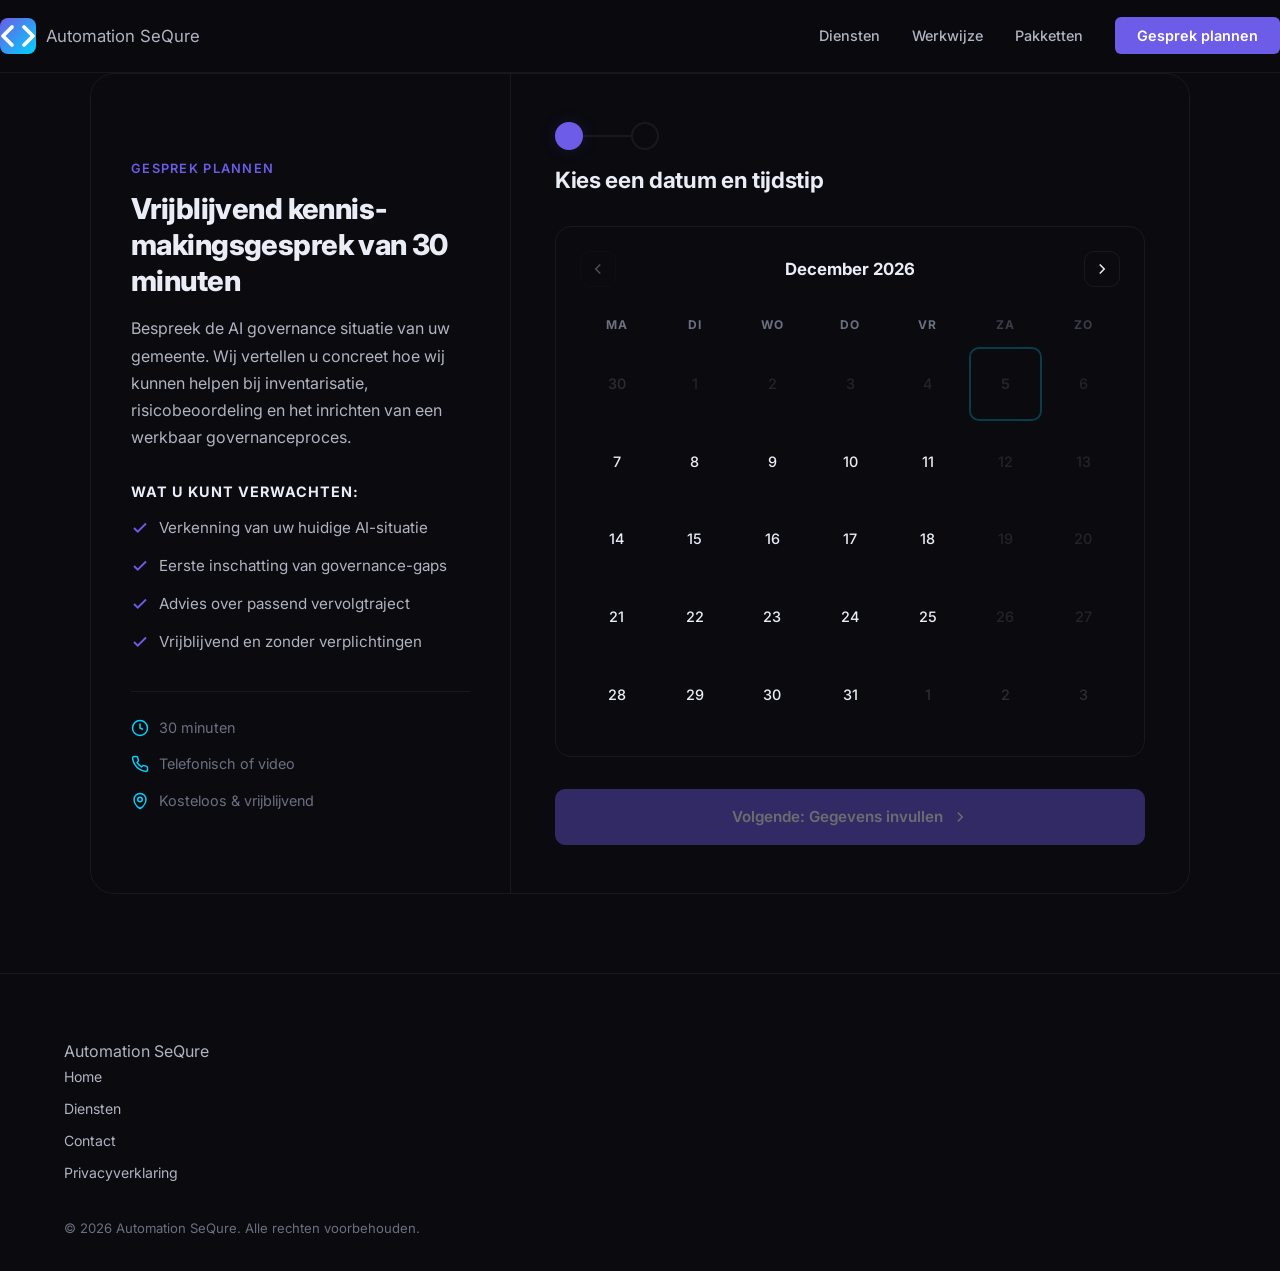
<file: afspraak.html>
<!DOCTYPE html>
<html lang="nl">
<head>
  <meta charset="UTF-8">
  <meta name="viewport" content="width=device-width, initial-scale=1.0">
  <title>Gesprek plannen | Automation SeQure — AI Governance voor gemeenten</title>
  <meta name="description" content="Plan een vrijblijvend kennismakingsgesprek van 30 minuten. Bespreek de AI governance situatie van uw gemeente.">
  <link rel="icon" type="image/svg+xml" href="favicon.svg">
  <link rel="icon" type="image/png" sizes="32x32" href="favicon.png">
  <link rel="apple-touch-icon" href="favicon.png">
  <link rel="preconnect" href="https://fonts.googleapis.com">
  <link rel="preconnect" href="https://fonts.gstatic.com" crossorigin>
  <link href="https://fonts.googleapis.com/css2?family=Inter:wght@300;400;500;600;700;800&family=Space+Grotesk:wght@500;600;700;800&display=swap" rel="stylesheet">
  <link rel="stylesheet" href="styles.css">
  <link rel="stylesheet" href="afspraak.css">
</head>
<body>

  <!-- HEADER -->
  <header class="header scrolled" id="header">
    <div class="header-inner">
      <a href="index.html" class="logo" aria-label="Automation SeQure home">
        <div class="logo-icon">
          <svg viewBox="0 0 24 24" fill="none" stroke="white" stroke-width="2.5" stroke-linecap="round" stroke-linejoin="round">
            <polyline points="16 18 22 12 16 6"></polyline>
            <polyline points="8 6 2 12 8 18"></polyline>
          </svg>
        </div>
        <div class="logo-text">Automation <span>SeQure</span></div>
      </a>
      <nav>
        <ul class="nav-links" id="navLinks">
          <li><a href="index.html#diensten">Diensten</a></li>
          <li><a href="index.html#werkwijze">Werkwijze</a></li>
          <li><a href="index.html#pakketten">Pakketten</a></li>
          <li><a href="afspraak.html" class="nav-cta">Gesprek plannen</a></li>
        </ul>
      </nav>
      <button class="hamburger" id="hamburger" aria-label="Menu openen">
        <span></span><span></span><span></span>
      </button>
    </div>
  </header>

  <!-- BOOKING MODULE -->
  <main class="booking-page">
    <div class="booking-container">

      <!-- Left: Info -->
      <div class="booking-info">
        <div class="booking-info-inner">
          <div class="section-label">Gesprek plannen</div>
          <h1>Vrijblijvend kennis&shy;makingsgesprek <span class="gradient-text">van 30 minuten</span></h1>
          <p class="booking-desc">Bespreek de AI governance situatie van uw gemeente. Wij vertellen u concreet hoe wij kunnen helpen bij inventarisatie, risicobeoordeling en het inrichten van een werkbaar governanceproces.</p>

          <div class="booking-includes">
            <h3>Wat u kunt verwachten:</h3>
            <ul>
              <li>
                <svg width="18" height="18" viewBox="0 0 24 24" fill="none" stroke="#6C5CE7" stroke-width="2.5"><polyline points="20 6 9 17 4 12"/></svg>
                Verkenning van uw huidige AI-situatie
              </li>
              <li>
                <svg width="18" height="18" viewBox="0 0 24 24" fill="none" stroke="#6C5CE7" stroke-width="2.5"><polyline points="20 6 9 17 4 12"/></svg>
                Eerste inschatting van governance-gaps
              </li>
              <li>
                <svg width="18" height="18" viewBox="0 0 24 24" fill="none" stroke="#6C5CE7" stroke-width="2.5"><polyline points="20 6 9 17 4 12"/></svg>
                Advies over passend vervolgtraject
              </li>
              <li>
                <svg width="18" height="18" viewBox="0 0 24 24" fill="none" stroke="#6C5CE7" stroke-width="2.5"><polyline points="20 6 9 17 4 12"/></svg>
                Vrijblijvend en zonder verplichtingen
              </li>
            </ul>
          </div>

          <div class="booking-meta">
            <div class="meta-item">
              <svg width="18" height="18" viewBox="0 0 24 24" fill="none" stroke="#00D2FF" stroke-width="2"><circle cx="12" cy="12" r="10"/><polyline points="12 6 12 12 16 14"/></svg>
              <span>30 minuten</span>
            </div>
            <div class="meta-item">
              <svg width="18" height="18" viewBox="0 0 24 24" fill="none" stroke="#00D2FF" stroke-width="2"><path d="M22 16.92v3a2 2 0 0 1-2.18 2 19.79 19.79 0 0 1-8.63-3.07 19.5 19.5 0 0 1-6-6 19.79 19.79 0 0 1-3.07-8.67A2 2 0 0 1 4.11 2h3a2 2 0 0 1 2 1.72c.127.96.361 1.903.7 2.81a2 2 0 0 1-.45 2.11L8.09 9.91a16 16 0 0 0 6 6l1.27-1.27a2 2 0 0 1 2.11-.45c.907.339 1.85.573 2.81.7A2 2 0 0 1 22 16.92z"/></svg>
              <span>Telefonisch of video</span>
            </div>
            <div class="meta-item">
              <svg width="18" height="18" viewBox="0 0 24 24" fill="none" stroke="#00D2FF" stroke-width="2"><path d="M12 22s-8-4.5-8-11.8A8 8 0 0 1 12 2a8 8 0 0 1 8 8.2c0 7.3-8 11.8-8 11.8z"/><circle cx="12" cy="10" r="3"/></svg>
              <span>Kosteloos &amp; vrijblijvend</span>
            </div>
          </div>
        </div>
      </div>

      <!-- Right: Booking wizard -->
      <div class="booking-wizard">

        <!-- Step 1: Calendar + Time -->
        <div class="wizard-step" id="step1">
          <div class="wizard-step-header">
            <div class="step-indicator">
              <span class="step-dot active"></span>
              <span class="step-line"></span>
              <span class="step-dot"></span>
            </div>
            <h2>Kies een datum en tijdstip</h2>
          </div>

          <!-- Calendar -->
          <div class="calendar-wrapper">
            <div class="calendar-nav">
              <button class="cal-nav-btn" id="calPrev" aria-label="Vorige maand">
                <svg width="18" height="18" viewBox="0 0 24 24" fill="none" stroke="currentColor" stroke-width="2"><polyline points="15 18 9 12 15 6"/></svg>
              </button>
              <h3 class="cal-month-title" id="calTitle"></h3>
              <button class="cal-nav-btn" id="calNext" aria-label="Volgende maand">
                <svg width="18" height="18" viewBox="0 0 24 24" fill="none" stroke="currentColor" stroke-width="2"><polyline points="9 18 15 12 9 6"/></svg>
              </button>
            </div>
            <div class="calendar-grid">
              <div class="cal-day-header">Ma</div>
              <div class="cal-day-header">Di</div>
              <div class="cal-day-header">Wo</div>
              <div class="cal-day-header">Do</div>
              <div class="cal-day-header">Vr</div>
              <div class="cal-day-header cal-weekend">Za</div>
              <div class="cal-day-header cal-weekend">Zo</div>
            </div>
            <div class="calendar-days" id="calDays"></div>
          </div>

          <!-- Time slots -->
          <div class="timeslots-wrapper" id="timeslotsWrapper" style="display:none;">
            <h3 class="timeslots-title">Beschikbare tijden op <span id="selectedDateText"></span></h3>
            <div class="timeslots-grid" id="timeslotsGrid"></div>
          </div>

          <button class="btn btn-primary wizard-next" id="toStep2" disabled>
            Volgende: Gegevens invullen
            <svg width="18" height="18" viewBox="0 0 24 24" fill="none" stroke="currentColor" stroke-width="2"><polyline points="9 18 15 12 9 6"/></svg>
          </button>
        </div>

        <!-- Step 2: Contact details -->
        <div class="wizard-step" id="step2" style="display:none;">
          <div class="wizard-step-header">
            <div class="step-indicator">
              <span class="step-dot completed">
                <svg width="12" height="12" viewBox="0 0 24 24" fill="none" stroke="white" stroke-width="3"><polyline points="20 6 9 17 4 12"/></svg>
              </span>
              <span class="step-line active"></span>
              <span class="step-dot active"></span>
            </div>
            <h2>Jouw gegevens</h2>
          </div>

          <div class="selected-slot-banner" id="selectedSlotBanner"></div>

          <!-- Pakketkeuze banner (wordt ingevuld via URL parameter) -->
          <div class="package-banner" id="packageBanner" style="display:none;">
            <span class="package-banner-label">Gekozen pakket:</span>
            <span class="package-banner-name" id="packageName"></span>
          </div>

          <form id="bookingForm" class="booking-form">
            <div class="form-row">
              <div class="form-group">
                <label for="firstName">Voornaam *</label>
                <input type="text" id="firstName" name="firstName" placeholder="Jan" required>
              </div>
              <div class="form-group">
                <label for="lastName">Achternaam *</label>
                <input type="text" id="lastName" name="lastName" placeholder="de Vries" required>
              </div>
            </div>
            <div class="form-group">
              <label for="companyName">Bedrijfsnaam *</label>
              <input type="text" id="companyName" name="companyName" placeholder="Jouw Bedrijf B.V." required>
            </div>
            <div class="form-group">
              <label for="address">Adres</label>
              <input type="text" id="address" name="address" placeholder="Straatnaam 123, 1234 AB Almere">
            </div>
            <div class="form-row">
              <div class="form-group">
                <label for="bookEmail">E-mailadres *</label>
                <input type="email" id="bookEmail" name="email" placeholder="jan@bedrijf.nl" required>
              </div>
              <div class="form-group">
                <label for="bookPhone">Telefoonnummer *</label>
                <input type="tel" id="bookPhone" name="phone" placeholder="+31 6 1234 5678" required>
              </div>
            </div>
            <div class="form-group">
              <label for="bookService">Waar heeft u interesse in?</label>
              <select id="bookService" name="service">
                <option value="">Selecteer een optie</option>
                <option value="ai-governance-quickscan">AI Governance Quickscan</option>
                <option value="ai-governance-blueprint">AI Governance Blueprint</option>
                <option value="ai-compliance-service">Responsible AI Compliance Service</option>
                <option value="ai-inventarisatie">AI-inventarisatie en risicoscan</option>
                <option value="ai-beleid">AI-beleid en governancekader</option>
                <option value="doorlopend">Doorlopende compliance ondersteuning</option>
                <option value="anders">Iets anders / Weet ik nog niet</option>
              </select>
            </div>

            <div class="form-group consent-group">
              <label class="consent-label">
                <input type="checkbox" id="privacyConsent" name="privacyConsent" required>
                <span class="consent-check"></span>
                <span class="consent-text">Ik ga akkoord met de <a href="privacy.html" target="_blank">privacyverklaring</a> en geef toestemming voor het verwerken van mijn gegevens conform de AVG. *</span>
              </label>
            </div>

            <div class="form-actions">
              <button type="button" class="btn btn-outline" id="backToStep1">
                <svg width="18" height="18" viewBox="0 0 24 24" fill="none" stroke="currentColor" stroke-width="2"><polyline points="15 18 9 12 15 6"/></svg>
                Terug
              </button>
              <button type="submit" class="btn btn-primary">
                Afspraak bevestigen
                <svg width="18" height="18" viewBox="0 0 24 24" fill="none" stroke="currentColor" stroke-width="2"><polyline points="20 6 9 17 4 12"/></svg>
              </button>
            </div>
          </form>
        </div>

        <!-- Step 3: Confirmation -->
        <div class="wizard-step" id="step3" style="display:none;">
          <div class="confirmation-screen">
            <div class="confirm-icon">
              <svg width="48" height="48" viewBox="0 0 24 24" fill="none" stroke="#00E676" stroke-width="2"><circle cx="12" cy="12" r="10"/><polyline points="9 12 11.5 14.5 16 9"/></svg>
            </div>
            <h2>Afspraak bevestigd!</h2>
            <p class="confirm-detail" id="confirmDetail"></p>
            <p class="confirm-email">Een bevestiging is verstuurd naar <strong id="confirmEmail"></strong></p>
            <div class="confirm-summary" id="confirmSummary"></div>
            <a href="index.html" class="btn btn-outline" style="margin-top:32px;">Terug naar de website</a>
          </div>
        </div>

      </div>
    </div>
  </main>

  <!-- FOOTER -->
  <footer class="footer">
    <div class="container">
      <div class="footer-inner">
        <div class="footer-logo">Automation <span>SeQure</span></div>
        <ul class="footer-links">
          <li><a href="index.html">Home</a></li>
          <li><a href="index.html#diensten">Diensten</a></li>
          <li><a href="index.html#contact">Contact</a></li>
          <li><a href="privacy.html">Privacyverklaring</a></li>
        </ul>
      </div>
      <div class="footer-bottom">
        &copy; 2026 Automation SeQure. Alle rechten voorbehouden.
      </div>
    </div>
  </footer>

  <script src="afspraak.js"></script>
</body>
</html>
</file>
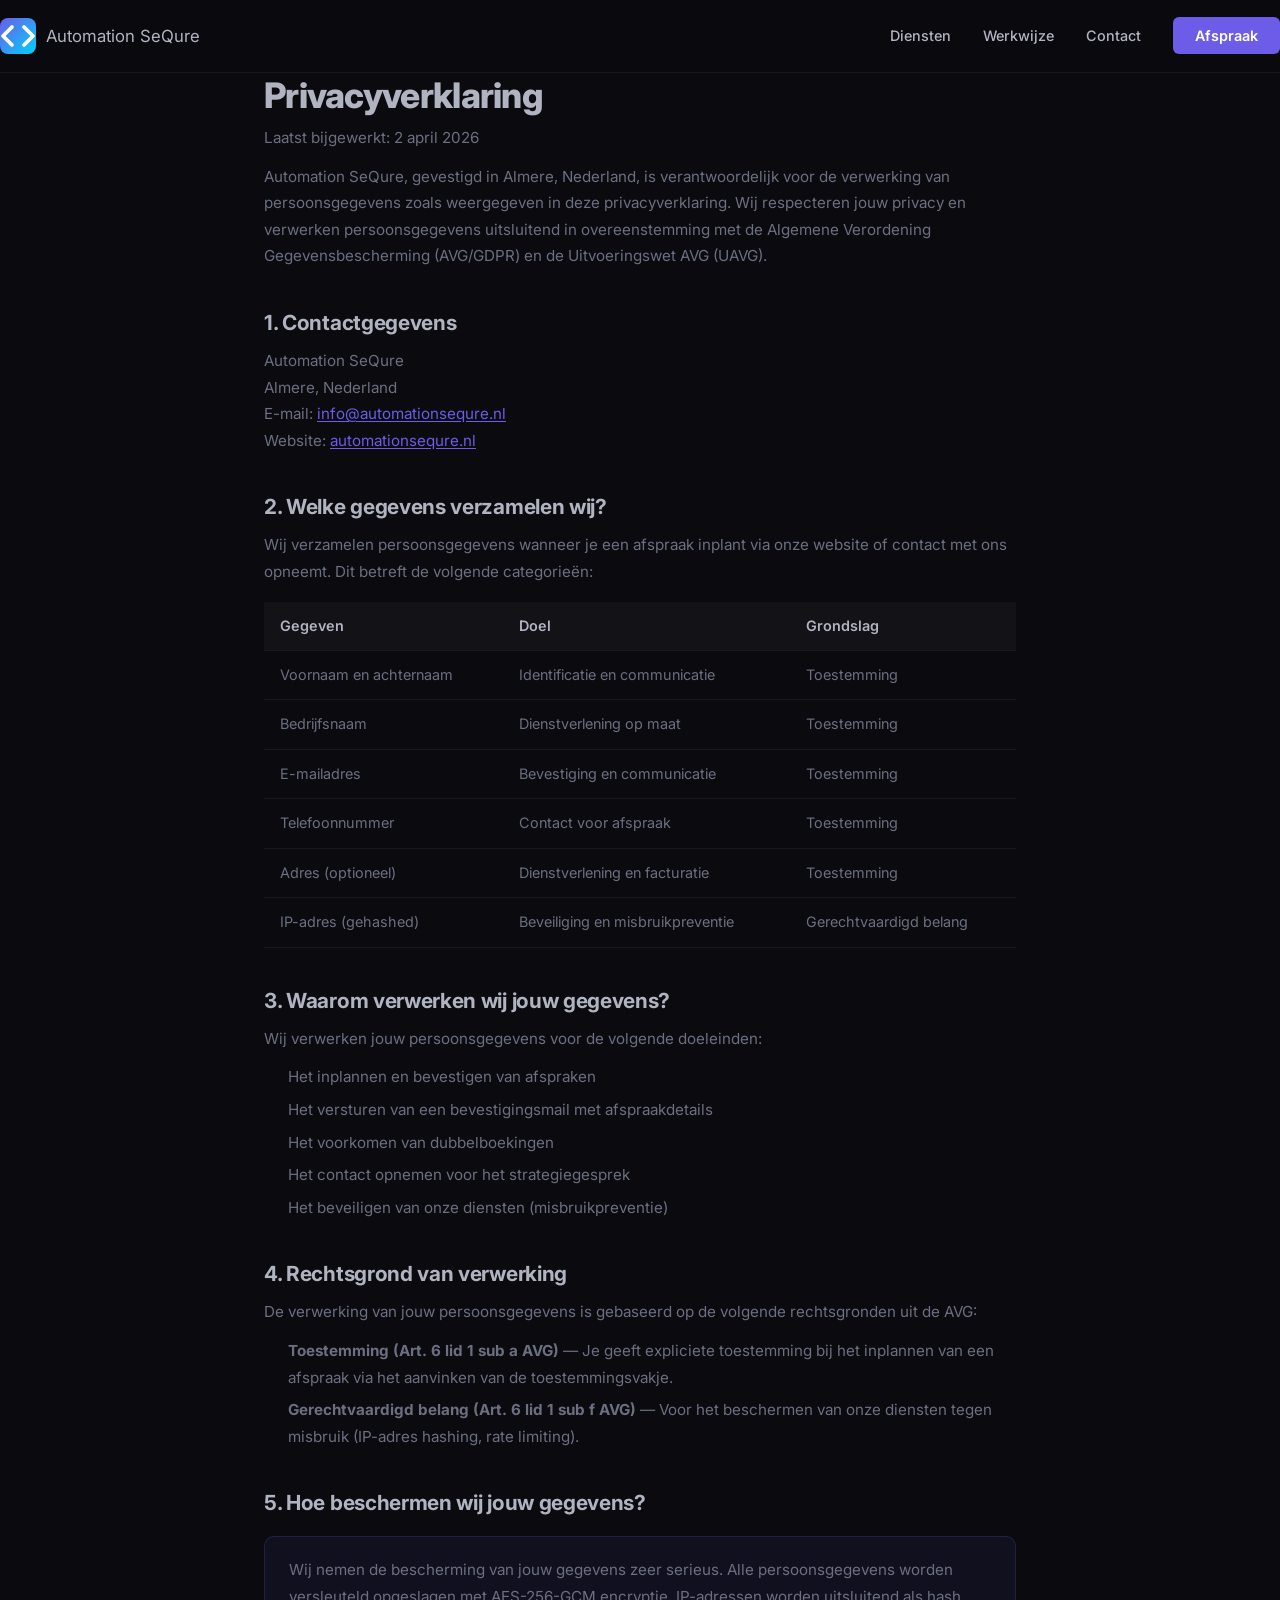
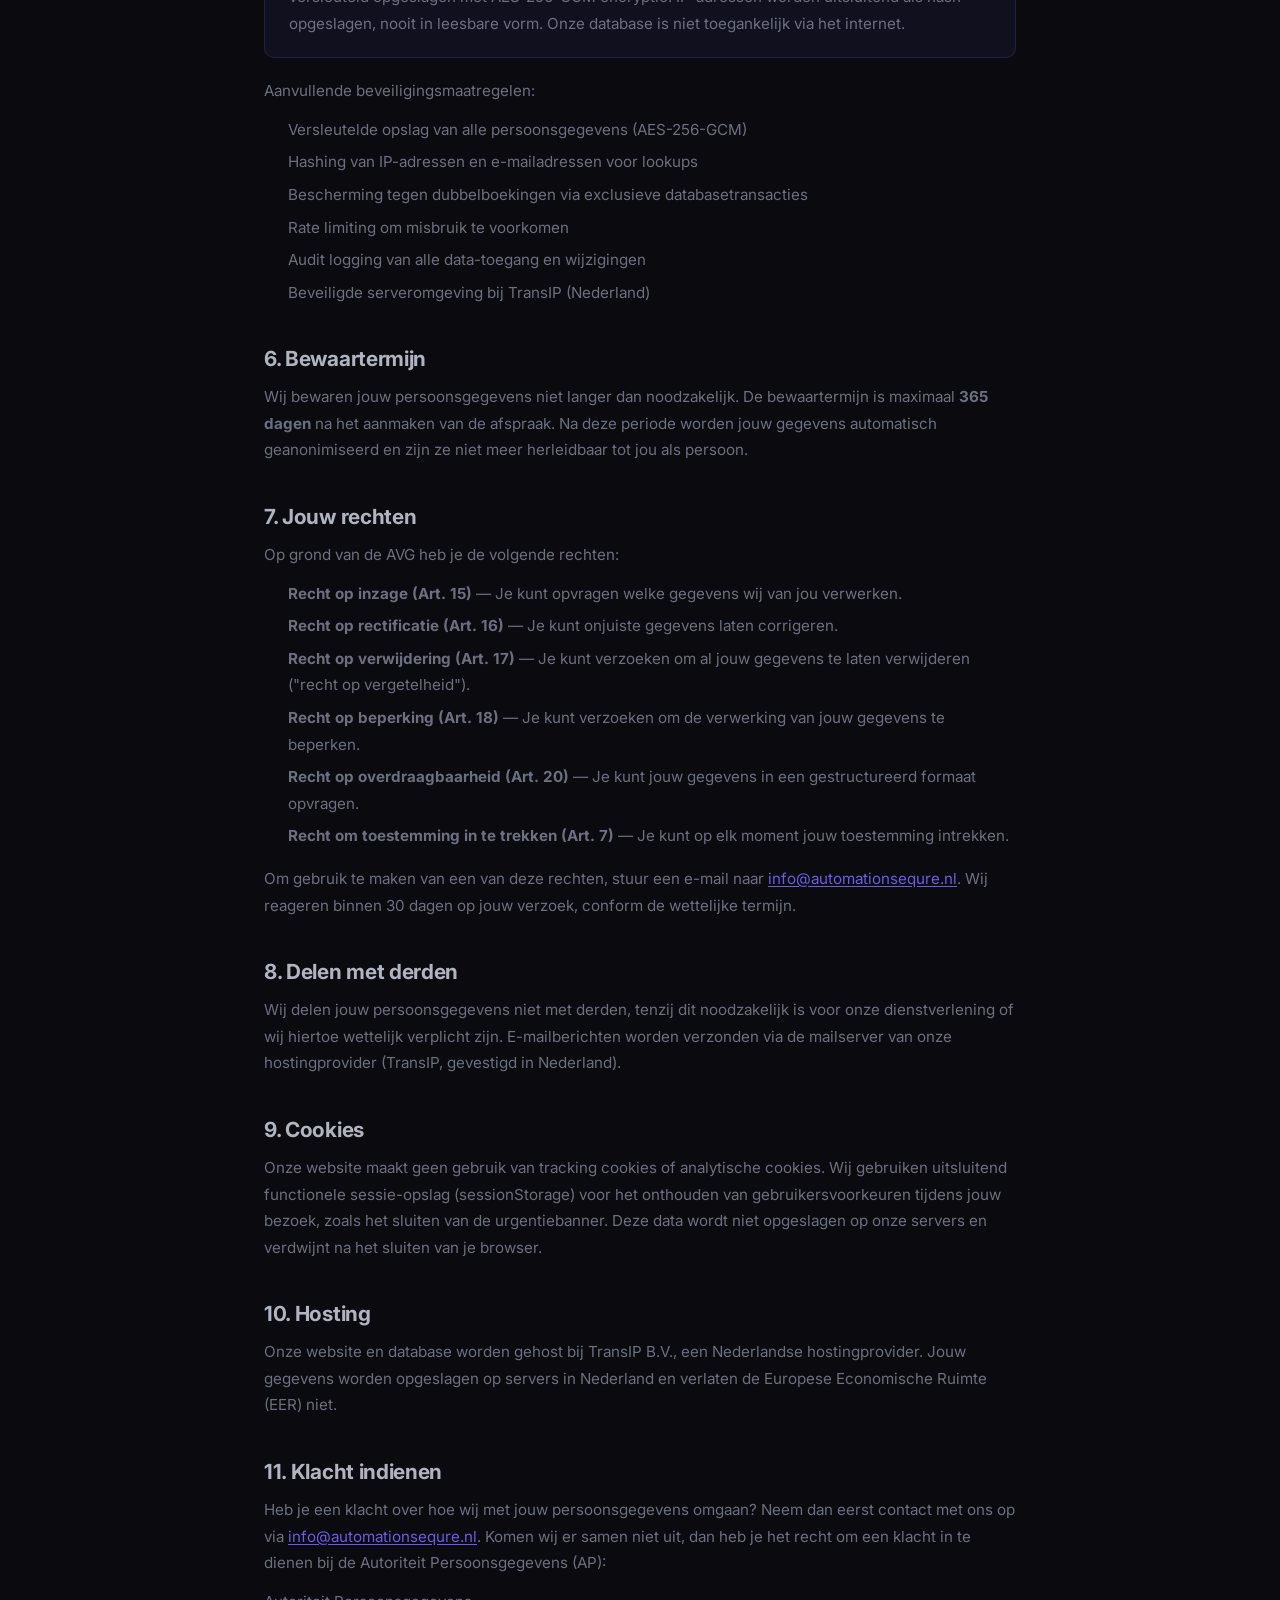
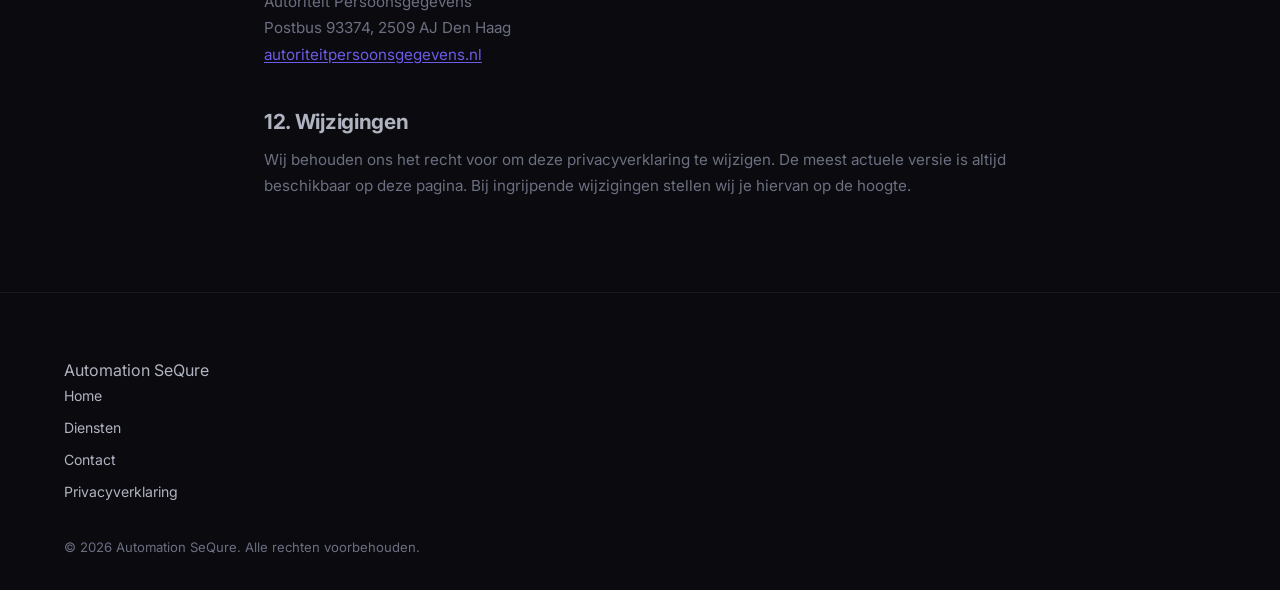
<file: privacy.html>
<!DOCTYPE html>
<html lang="nl">
<head>
  <meta charset="UTF-8">
  <meta name="viewport" content="width=device-width, initial-scale=1.0">
  <title>Privacyverklaring | Automation SeQure</title>
  <meta name="description" content="Privacyverklaring van Automation SeQure — hoe wij omgaan met jouw persoonsgegevens conform de AVG.">
  <link rel="icon" type="image/svg+xml" href="data:image/svg+xml,%3Csvg xmlns='http://www.w3.org/2000/svg' viewBox='0 0 32 32'%3E%3Crect width='32' height='32' rx='8' fill='%236C5CE7'/%3E%3Ctext x='16' y='22' text-anchor='middle' fill='white' font-size='18' font-weight='bold' font-family='sans-serif'%3EA%3C/text%3E%3C/svg%3E">
  <link rel="preconnect" href="https://fonts.googleapis.com">
  <link rel="preconnect" href="https://fonts.gstatic.com" crossorigin>
  <link href="https://fonts.googleapis.com/css2?family=Inter:wght@300;400;500;600;700;800&family=Space+Grotesk:wght@500;600;700;800&display=swap" rel="stylesheet">
  <link rel="stylesheet" href="styles.css">
  <style>
    .privacy-page {
      padding-top: calc(var(--header-h) + 60px);
      padding-bottom: 80px;
      min-height: 100vh;
    }
    .privacy-container {
      max-width: 800px;
      margin: 0 auto;
      padding: 0 24px;
    }
    .privacy-container h1 {
      font-family: var(--ff-display);
      font-size: 2.2rem;
      color: var(--text);
      margin-bottom: 8px;
    }
    .privacy-updated {
      color: var(--text-light);
      font-size: 0.9rem;
      margin-bottom: 40px;
    }
    .privacy-container h2 {
      font-family: var(--ff-display);
      font-size: 1.3rem;
      color: var(--text);
      margin-top: 40px;
      margin-bottom: 12px;
    }
    .privacy-container h3 {
      font-size: 1.05rem;
      color: var(--text);
      margin-top: 24px;
      margin-bottom: 8px;
    }
    .privacy-container p,
    .privacy-container li {
      color: var(--text-light);
      font-size: 0.95rem;
      line-height: 1.75;
      margin-bottom: 12px;
    }
    .privacy-container ul {
      padding-left: 24px;
      margin-bottom: 16px;
    }
    .privacy-container li {
      margin-bottom: 6px;
    }
    .privacy-container a {
      color: var(--accent);
      text-decoration: underline;
      text-underline-offset: 2px;
    }
    .privacy-container a:hover {
      color: var(--accent2);
    }
    .privacy-container table {
      width: 100%;
      border-collapse: collapse;
      margin: 16px 0 24px;
      font-size: 0.9rem;
    }
    .privacy-container th,
    .privacy-container td {
      padding: 12px 16px;
      text-align: left;
      border-bottom: 1px solid var(--border);
      color: var(--text-light);
    }
    .privacy-container th {
      color: var(--text);
      font-weight: 600;
      background: rgba(255,255,255,0.03);
    }
    .privacy-highlight {
      background: rgba(108,92,231,0.08);
      border: 1px solid rgba(108,92,231,0.2);
      border-radius: 10px;
      padding: 20px 24px;
      margin: 20px 0;
    }
    .privacy-highlight p {
      margin-bottom: 0;
    }
    @media (max-width: 600px) {
      .privacy-container h1 { font-size: 1.6rem; }
      .privacy-container { padding: 0 16px; }
    }
  </style>
</head>
<body>

  <!-- HEADER -->
  <header class="header scrolled" id="header">
    <div class="header-inner">
      <a href="index.html" class="logo" aria-label="Automation SeQure home">
        <div class="logo-icon">
          <svg viewBox="0 0 24 24" fill="none" stroke="white" stroke-width="2.5" stroke-linecap="round" stroke-linejoin="round">
            <polyline points="16 18 22 12 16 6"></polyline>
            <polyline points="8 6 2 12 8 18"></polyline>
          </svg>
        </div>
        <div class="logo-text">Automation <span>SeQure</span></div>
      </a>
      <nav>
        <ul class="nav-links" id="navLinks">
          <li><a href="index.html#diensten">Diensten</a></li>
          <li><a href="index.html#werkwijze">Werkwijze</a></li>
          <li><a href="index.html#contact">Contact</a></li>
          <li><a href="afspraak.html" class="nav-cta">Afspraak</a></li>
        </ul>
      </nav>
      <button class="hamburger" id="hamburger" aria-label="Menu openen">
        <span></span><span></span><span></span>
      </button>
    </div>
  </header>

  <main class="privacy-page">
    <div class="privacy-container">

      <h1>Privacyverklaring</h1>
      <p class="privacy-updated">Laatst bijgewerkt: 2 april 2026</p>

      <p>Automation SeQure, gevestigd in Almere, Nederland, is verantwoordelijk voor de verwerking van persoonsgegevens zoals weergegeven in deze privacyverklaring. Wij respecteren jouw privacy en verwerken persoonsgegevens uitsluitend in overeenstemming met de Algemene Verordening Gegevensbescherming (AVG/GDPR) en de Uitvoeringswet AVG (UAVG).</p>

      <h2>1. Contactgegevens</h2>
      <p>Automation SeQure<br>
      Almere, Nederland<br>
      E-mail: <a href="mailto:info@automationsequre.nl">info@automationsequre.nl</a><br>
      Website: <a href="https://automationsequre.nl">automationsequre.nl</a></p>

      <h2>2. Welke gegevens verzamelen wij?</h2>
      <p>Wij verzamelen persoonsgegevens wanneer je een afspraak inplant via onze website of contact met ons opneemt. Dit betreft de volgende categorieën:</p>

      <table>
        <thead>
          <tr>
            <th>Gegeven</th>
            <th>Doel</th>
            <th>Grondslag</th>
          </tr>
        </thead>
        <tbody>
          <tr>
            <td>Voornaam en achternaam</td>
            <td>Identificatie en communicatie</td>
            <td>Toestemming</td>
          </tr>
          <tr>
            <td>Bedrijfsnaam</td>
            <td>Dienstverlening op maat</td>
            <td>Toestemming</td>
          </tr>
          <tr>
            <td>E-mailadres</td>
            <td>Bevestiging en communicatie</td>
            <td>Toestemming</td>
          </tr>
          <tr>
            <td>Telefoonnummer</td>
            <td>Contact voor afspraak</td>
            <td>Toestemming</td>
          </tr>
          <tr>
            <td>Adres (optioneel)</td>
            <td>Dienstverlening en facturatie</td>
            <td>Toestemming</td>
          </tr>
          <tr>
            <td>IP-adres (gehashed)</td>
            <td>Beveiliging en misbruikpreventie</td>
            <td>Gerechtvaardigd belang</td>
          </tr>
        </tbody>
      </table>

      <h2>3. Waarom verwerken wij jouw gegevens?</h2>
      <p>Wij verwerken jouw persoonsgegevens voor de volgende doeleinden:</p>
      <ul>
        <li>Het inplannen en bevestigen van afspraken</li>
        <li>Het versturen van een bevestigingsmail met afspraakdetails</li>
        <li>Het voorkomen van dubbelboekingen</li>
        <li>Het contact opnemen voor het strategiegesprek</li>
        <li>Het beveiligen van onze diensten (misbruikpreventie)</li>
      </ul>

      <h2>4. Rechtsgrond van verwerking</h2>
      <p>De verwerking van jouw persoonsgegevens is gebaseerd op de volgende rechtsgronden uit de AVG:</p>
      <ul>
        <li><strong>Toestemming (Art. 6 lid 1 sub a AVG)</strong> — Je geeft expliciete toestemming bij het inplannen van een afspraak via het aanvinken van de toestemmingsvakje.</li>
        <li><strong>Gerechtvaardigd belang (Art. 6 lid 1 sub f AVG)</strong> — Voor het beschermen van onze diensten tegen misbruik (IP-adres hashing, rate limiting).</li>
      </ul>

      <h2>5. Hoe beschermen wij jouw gegevens?</h2>
      <div class="privacy-highlight">
        <p>Wij nemen de bescherming van jouw gegevens zeer serieus. Alle persoonsgegevens worden versleuteld opgeslagen met AES-256-GCM encryptie. IP-adressen worden uitsluitend als hash opgeslagen, nooit in leesbare vorm. Onze database is niet toegankelijk via het internet.</p>
      </div>
      <p>Aanvullende beveiligingsmaatregelen:</p>
      <ul>
        <li>Versleutelde opslag van alle persoonsgegevens (AES-256-GCM)</li>
        <li>Hashing van IP-adressen en e-mailadressen voor lookups</li>
        <li>Bescherming tegen dubbelboekingen via exclusieve databasetransacties</li>
        <li>Rate limiting om misbruik te voorkomen</li>
        <li>Audit logging van alle data-toegang en wijzigingen</li>
        <li>Beveiligde serveromgeving bij TransIP (Nederland)</li>
      </ul>

      <h2>6. Bewaartermijn</h2>
      <p>Wij bewaren jouw persoonsgegevens niet langer dan noodzakelijk. De bewaartermijn is maximaal <strong>365 dagen</strong> na het aanmaken van de afspraak. Na deze periode worden jouw gegevens automatisch geanonimiseerd en zijn ze niet meer herleidbaar tot jou als persoon.</p>

      <h2>7. Jouw rechten</h2>
      <p>Op grond van de AVG heb je de volgende rechten:</p>
      <ul>
        <li><strong>Recht op inzage (Art. 15)</strong> — Je kunt opvragen welke gegevens wij van jou verwerken.</li>
        <li><strong>Recht op rectificatie (Art. 16)</strong> — Je kunt onjuiste gegevens laten corrigeren.</li>
        <li><strong>Recht op verwijdering (Art. 17)</strong> — Je kunt verzoeken om al jouw gegevens te laten verwijderen ("recht op vergetelheid").</li>
        <li><strong>Recht op beperking (Art. 18)</strong> — Je kunt verzoeken om de verwerking van jouw gegevens te beperken.</li>
        <li><strong>Recht op overdraagbaarheid (Art. 20)</strong> — Je kunt jouw gegevens in een gestructureerd formaat opvragen.</li>
        <li><strong>Recht om toestemming in te trekken (Art. 7)</strong> — Je kunt op elk moment jouw toestemming intrekken.</li>
      </ul>
      <p>Om gebruik te maken van een van deze rechten, stuur een e-mail naar <a href="mailto:info@automationsequre.nl">info@automationsequre.nl</a>. Wij reageren binnen 30 dagen op jouw verzoek, conform de wettelijke termijn.</p>

      <h2>8. Delen met derden</h2>
      <p>Wij delen jouw persoonsgegevens niet met derden, tenzij dit noodzakelijk is voor onze dienstverlening of wij hiertoe wettelijk verplicht zijn. E-mailberichten worden verzonden via de mailserver van onze hostingprovider (TransIP, gevestigd in Nederland).</p>

      <h2>9. Cookies</h2>
      <p>Onze website maakt geen gebruik van tracking cookies of analytische cookies. Wij gebruiken uitsluitend functionele sessie-opslag (sessionStorage) voor het onthouden van gebruikersvoorkeuren tijdens jouw bezoek, zoals het sluiten van de urgentiebanner. Deze data wordt niet opgeslagen op onze servers en verdwijnt na het sluiten van je browser.</p>

      <h2>10. Hosting</h2>
      <p>Onze website en database worden gehost bij TransIP B.V., een Nederlandse hostingprovider. Jouw gegevens worden opgeslagen op servers in Nederland en verlaten de Europese Economische Ruimte (EER) niet.</p>

      <h2>11. Klacht indienen</h2>
      <p>Heb je een klacht over hoe wij met jouw persoonsgegevens omgaan? Neem dan eerst contact met ons op via <a href="mailto:info@automationsequre.nl">info@automationsequre.nl</a>. Komen wij er samen niet uit, dan heb je het recht om een klacht in te dienen bij de Autoriteit Persoonsgegevens (AP):</p>
      <p>Autoriteit Persoonsgegevens<br>
      Postbus 93374, 2509 AJ Den Haag<br>
      <a href="https://autoriteitpersoonsgegevens.nl" target="_blank" rel="noopener">autoriteitpersoonsgegevens.nl</a></p>

      <h2>12. Wijzigingen</h2>
      <p>Wij behouden ons het recht voor om deze privacyverklaring te wijzigen. De meest actuele versie is altijd beschikbaar op deze pagina. Bij ingrijpende wijzigingen stellen wij je hiervan op de hoogte.</p>

    </div>
  </main>

  <!-- FOOTER -->
  <footer class="footer">
    <div class="container">
      <div class="footer-inner">
        <div class="footer-logo">Automation <span>SeQure</span></div>
        <ul class="footer-links">
          <li><a href="index.html">Home</a></li>
          <li><a href="index.html#diensten">Diensten</a></li>
          <li><a href="index.html#contact">Contact</a></li>
          <li><a href="privacy.html">Privacyverklaring</a></li>
        </ul>
      </div>
      <div class="footer-bottom">
        &copy; 2026 Automation SeQure. Alle rechten voorbehouden.
      </div>
    </div>
  </footer>

  <script>
    // Mobile menu
    var hamburger = document.getElementById('hamburger');
    var navLinks = document.getElementById('navLinks');
    if (hamburger && navLinks) {
      hamburger.addEventListener('click', function () {
        hamburger.classList.toggle('active');
        navLinks.classList.toggle('active');
        document.body.style.overflow = navLinks.classList.contains('active') ? 'hidden' : '';
      });
    }
  </script>
</body>
</html>
</file>
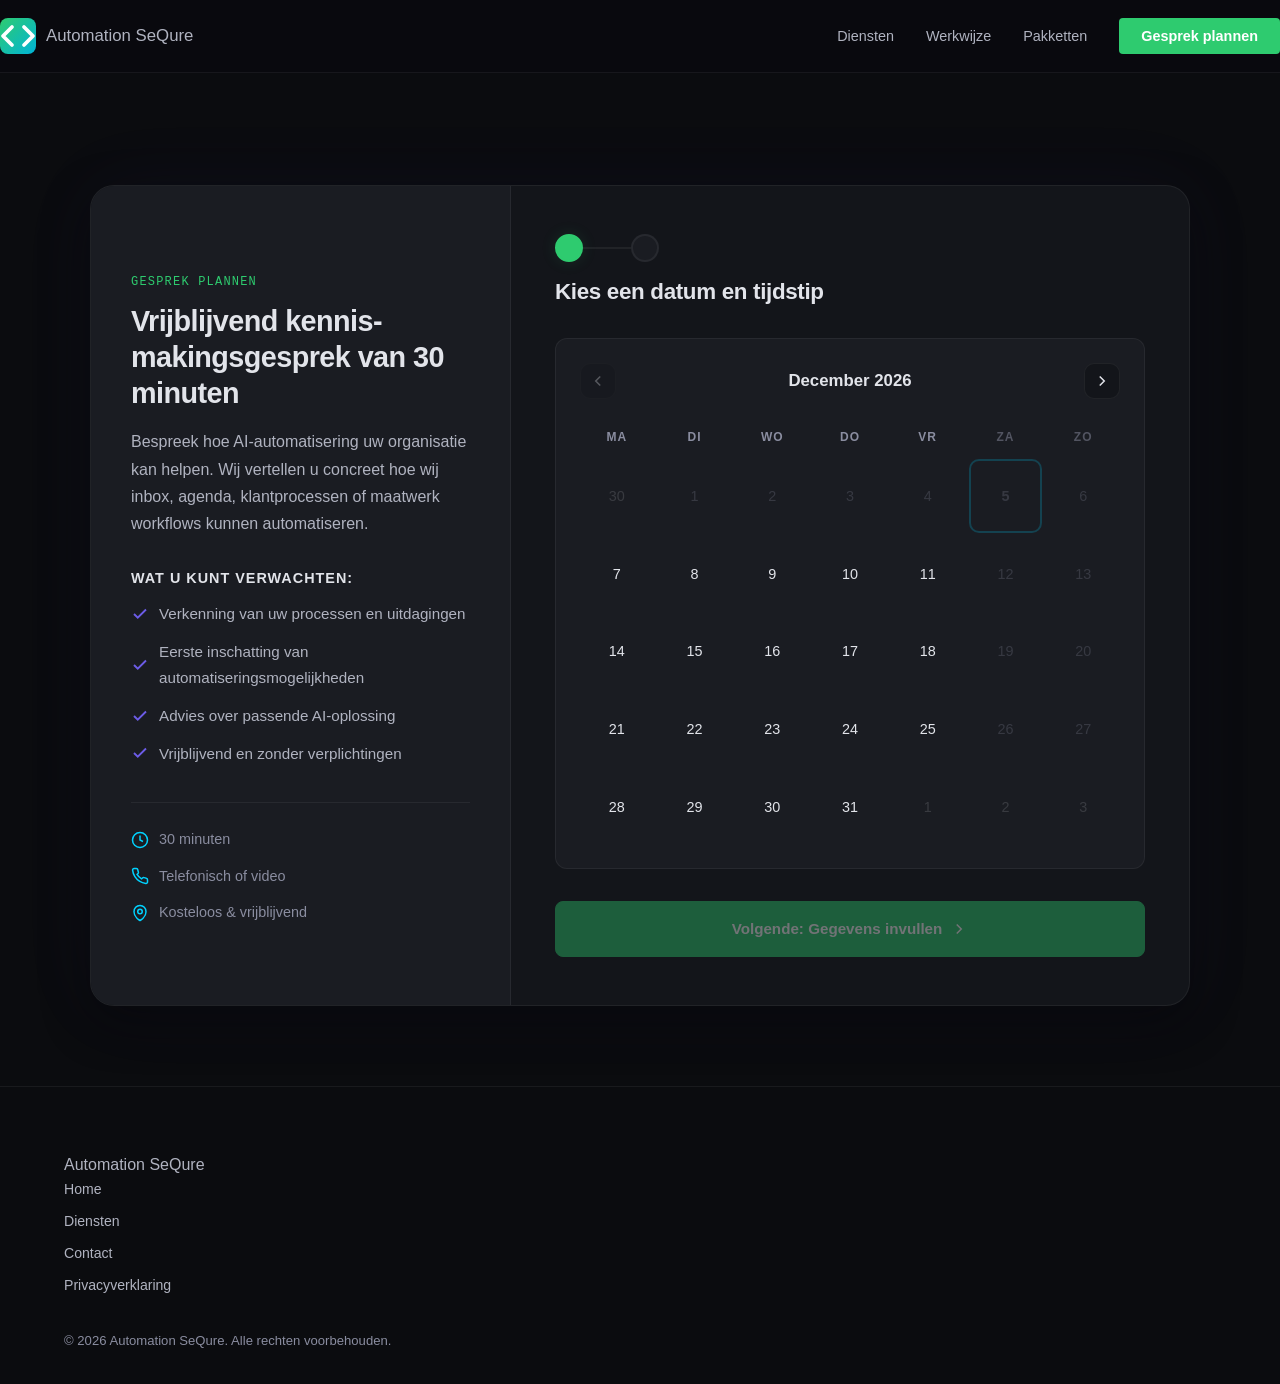
<file: www/afspraak.html>
<!DOCTYPE html>
<html lang="nl">
<head>
  <meta charset="UTF-8">
  <meta name="viewport" content="width=device-width, initial-scale=1.0">
  <title>Gesprek plannen | Automation SeQure — Veilige AI-automatisering</title>
  <meta name="description" content="Plan een vrijblijvend kennismakingsgesprek van 30 minuten. Bespreek hoe AI-automatisering uw organisatie kan helpen.">
  <link rel="icon" type="image/svg+xml" href="favicon.svg">
  <link rel="icon" type="image/png" sizes="32x32" href="favicon.png">
  <link rel="apple-touch-icon" href="favicon.png">
  <link rel="preconnect" href="https://fonts.googleapis.com">
  <link rel="preconnect" href="https://fonts.gstatic.com" crossorigin>
  <link href="https://fonts.googleapis.com/css2?family=Inter:wght@300;400;500;600;700;800&family=Space+Grotesk:wght@500;600;700;800&display=swap" rel="stylesheet">
  <link rel="stylesheet" href="styles.css">
  <link rel="stylesheet" href="afspraak.css">
</head>
<body>

  <!-- HEADER -->
  <header class="header scrolled" id="header">
    <div class="header-inner">
      <a href="index.html" class="logo" aria-label="Automation SeQure home">
        <div class="logo-icon">
          <svg viewBox="0 0 24 24" fill="none" stroke="white" stroke-width="2.5" stroke-linecap="round" stroke-linejoin="round">
            <polyline points="16 18 22 12 16 6"></polyline>
            <polyline points="8 6 2 12 8 18"></polyline>
          </svg>
        </div>
        <div class="logo-text">Automation <span>SeQure</span></div>
      </a>
      <nav>
        <ul class="nav-links" id="navLinks">
          <li><a href="index.html#diensten">Diensten</a></li>
          <li><a href="index.html#werkwijze">Werkwijze</a></li>
          <li><a href="index.html#pakketten">Pakketten</a></li>
          <li><a href="afspraak.html" class="nav-cta">Gesprek plannen</a></li>
        </ul>
      </nav>
      <button class="hamburger" id="hamburger" aria-label="Menu openen">
        <span></span><span></span><span></span>
      </button>
    </div>
  </header>

  <!-- BOOKING MODULE -->
  <main class="booking-page">
    <div class="booking-container">

      <!-- Left: Info -->
      <div class="booking-info">
        <div class="booking-info-inner">
          <div class="section-label">Gesprek plannen</div>
          <h1>Vrijblijvend kennis&shy;makingsgesprek <span class="gradient-text">van 30 minuten</span></h1>
          <p class="booking-desc">Bespreek hoe AI-automatisering uw organisatie kan helpen. Wij vertellen u concreet hoe wij inbox, agenda, klantprocessen of maatwerk workflows kunnen automatiseren.</p>

          <div class="booking-includes">
            <h3>Wat u kunt verwachten:</h3>
            <ul>
              <li>
                <svg width="18" height="18" viewBox="0 0 24 24" fill="none" stroke="#6C5CE7" stroke-width="2.5"><polyline points="20 6 9 17 4 12"/></svg>
                Verkenning van uw processen en uitdagingen
              </li>
              <li>
                <svg width="18" height="18" viewBox="0 0 24 24" fill="none" stroke="#6C5CE7" stroke-width="2.5"><polyline points="20 6 9 17 4 12"/></svg>
                Eerste inschatting van automatiseringsmogelijkheden
              </li>
              <li>
                <svg width="18" height="18" viewBox="0 0 24 24" fill="none" stroke="#6C5CE7" stroke-width="2.5"><polyline points="20 6 9 17 4 12"/></svg>
                Advies over passende AI-oplossing
              </li>
              <li>
                <svg width="18" height="18" viewBox="0 0 24 24" fill="none" stroke="#6C5CE7" stroke-width="2.5"><polyline points="20 6 9 17 4 12"/></svg>
                Vrijblijvend en zonder verplichtingen
              </li>
            </ul>
          </div>

          <div class="booking-meta">
            <div class="meta-item">
              <svg width="18" height="18" viewBox="0 0 24 24" fill="none" stroke="#00D2FF" stroke-width="2"><circle cx="12" cy="12" r="10"/><polyline points="12 6 12 12 16 14"/></svg>
              <span>30 minuten</span>
            </div>
            <div class="meta-item">
              <svg width="18" height="18" viewBox="0 0 24 24" fill="none" stroke="#00D2FF" stroke-width="2"><path d="M22 16.92v3a2 2 0 0 1-2.18 2 19.79 19.79 0 0 1-8.63-3.07 19.5 19.5 0 0 1-6-6 19.79 19.79 0 0 1-3.07-8.67A2 2 0 0 1 4.11 2h3a2 2 0 0 1 2 1.72c.127.96.361 1.903.7 2.81a2 2 0 0 1-.45 2.11L8.09 9.91a16 16 0 0 0 6 6l1.27-1.27a2 2 0 0 1 2.11-.45c.907.339 1.85.573 2.81.7A2 2 0 0 1 22 16.92z"/></svg>
              <span>Telefonisch of video</span>
            </div>
            <div class="meta-item">
              <svg width="18" height="18" viewBox="0 0 24 24" fill="none" stroke="#00D2FF" stroke-width="2"><path d="M12 22s-8-4.5-8-11.8A8 8 0 0 1 12 2a8 8 0 0 1 8 8.2c0 7.3-8 11.8-8 11.8z"/><circle cx="12" cy="10" r="3"/></svg>
              <span>Kosteloos &amp; vrijblijvend</span>
            </div>
          </div>
        </div>
      </div>

      <!-- Right: Booking wizard -->
      <div class="booking-wizard">

        <!-- Step 1: Calendar + Time -->
        <div class="wizard-step" id="step1">
          <div class="wizard-step-header">
            <div class="step-indicator">
              <span class="step-dot active"></span>
              <span class="step-line"></span>
              <span class="step-dot"></span>
            </div>
            <h2>Kies een datum en tijdstip</h2>
          </div>

          <!-- Calendar -->
          <div class="calendar-wrapper">
            <div class="calendar-nav">
              <button class="cal-nav-btn" id="calPrev" aria-label="Vorige maand">
                <svg width="18" height="18" viewBox="0 0 24 24" fill="none" stroke="currentColor" stroke-width="2"><polyline points="15 18 9 12 15 6"/></svg>
              </button>
              <h3 class="cal-month-title" id="calTitle"></h3>
              <button class="cal-nav-btn" id="calNext" aria-label="Volgende maand">
                <svg width="18" height="18" viewBox="0 0 24 24" fill="none" stroke="currentColor" stroke-width="2"><polyline points="9 18 15 12 9 6"/></svg>
              </button>
            </div>
            <div class="calendar-grid">
              <div class="cal-day-header">Ma</div>
              <div class="cal-day-header">Di</div>
              <div class="cal-day-header">Wo</div>
              <div class="cal-day-header">Do</div>
              <div class="cal-day-header">Vr</div>
              <div class="cal-day-header cal-weekend">Za</div>
              <div class="cal-day-header cal-weekend">Zo</div>
            </div>
            <div class="calendar-days" id="calDays"></div>
          </div>

          <!-- Time slots -->
          <div class="timeslots-wrapper" id="timeslotsWrapper" style="display:none;">
            <h3 class="timeslots-title">Beschikbare tijden op <span id="selectedDateText"></span></h3>
            <div class="timeslots-grid" id="timeslotsGrid"></div>
          </div>

          <button class="btn btn-primary wizard-next" id="toStep2" disabled>
            Volgende: Gegevens invullen
            <svg width="18" height="18" viewBox="0 0 24 24" fill="none" stroke="currentColor" stroke-width="2"><polyline points="9 18 15 12 9 6"/></svg>
          </button>
        </div>

        <!-- Step 2: Contact details -->
        <div class="wizard-step" id="step2" style="display:none;">
          <div class="wizard-step-header">
            <div class="step-indicator">
              <span class="step-dot completed">
                <svg width="12" height="12" viewBox="0 0 24 24" fill="none" stroke="white" stroke-width="3"><polyline points="20 6 9 17 4 12"/></svg>
              </span>
              <span class="step-line active"></span>
              <span class="step-dot active"></span>
            </div>
            <h2>Jouw gegevens</h2>
          </div>

          <div class="selected-slot-banner" id="selectedSlotBanner"></div>

          <!-- Pakketkeuze banner (wordt ingevuld via URL parameter) -->
          <div class="package-banner" id="packageBanner" style="display:none;">
            <span class="package-banner-label">Gekozen pakket:</span>
            <span class="package-banner-name" id="packageName"></span>
          </div>

          <form id="bookingForm" class="booking-form">
            <div class="form-row">
              <div class="form-group">
                <label for="firstName">Voornaam *</label>
                <input type="text" id="firstName" name="firstName" placeholder="Jan" required>
              </div>
              <div class="form-group">
                <label for="lastName">Achternaam *</label>
                <input type="text" id="lastName" name="lastName" placeholder="de Vries" required>
              </div>
            </div>
            <div class="form-group">
              <label for="companyName">Bedrijfsnaam *</label>
              <input type="text" id="companyName" name="companyName" placeholder="Jouw Bedrijf B.V." required>
            </div>
            <div class="form-group">
              <label for="address">Adres</label>
              <input type="text" id="address" name="address" placeholder="Straatnaam 123">
            </div>
            <div class="form-row">
              <div class="form-group">
                <label for="postcode">Postcode</label>
                <input type="text" id="postcode" name="postcode" placeholder="1234 AB">
              </div>
              <div class="form-group">
                <label for="city">Plaats</label>
                <input type="text" id="city" name="city" placeholder="Almere">
              </div>
            </div>
            <div class="form-row">
              <div class="form-group">
                <label for="bookEmail">E-mailadres *</label>
                <input type="email" id="bookEmail" name="email" placeholder="jan@bedrijf.nl" required>
              </div>
              <div class="form-group">
                <label for="bookPhone">Telefoonnummer *</label>
                <input type="tel" id="bookPhone" name="phone" placeholder="+31 6 1234 5678" required>
              </div>
            </div>
            <div class="form-group">
              <label for="bookService">Waar heeft u interesse in?</label>
              <select id="bookService" name="service">
                <option value="">Selecteer een optie</option>
                <optgroup label="AI Automatisering">
                  <option value="inbox-calendar">AI Inbox &amp; Calendar Manager</option>
                  <option value="appointment-setter">AI Appointment Setter</option>
                  <option value="sales-chatbot">AI Sales Chatbot</option>
                  <option value="private-ai">Private / On-Premise AI</option>
                  <option value="maatwerk-workflows">Maatwerk Automation Workflows</option>
                </optgroup>
                <optgroup label="AI Governance &amp; Compliance">
                  <option value="ai-governance-quickscan">AI Governance Quickscan</option>
                  <option value="ai-governance-blueprint">AI Governance Blueprint</option>
                  <option value="ai-compliance-service">Compliance Service</option>
                </optgroup>
                <option value="anders">Iets anders / Weet ik nog niet</option>
              </select>
            </div>

            <div class="form-group consent-group">
              <label class="consent-label">
                <input type="checkbox" id="privacyConsent" name="privacyConsent" required>
                <span class="consent-check"></span>
                <span class="consent-text">Ik ga akkoord met de <a href="privacy.html" target="_blank">privacyverklaring</a> en geef toestemming voor het verwerken van mijn gegevens conform de AVG. *</span>
              </label>
            </div>

            <div class="form-actions">
              <button type="button" class="btn btn-outline" id="backToStep1">
                <svg width="18" height="18" viewBox="0 0 24 24" fill="none" stroke="currentColor" stroke-width="2"><polyline points="15 18 9 12 15 6"/></svg>
                Terug
              </button>
              <button type="submit" class="btn btn-primary">
                Afspraak bevestigen
                <svg width="18" height="18" viewBox="0 0 24 24" fill="none" stroke="currentColor" stroke-width="2"><polyline points="20 6 9 17 4 12"/></svg>
              </button>
            </div>
          </form>
        </div>

        <!-- Step 3: Confirmation -->
        <div class="wizard-step" id="step3" style="display:none;">
          <div class="confirmation-screen">
            <div class="confirm-icon">
              <svg width="48" height="48" viewBox="0 0 24 24" fill="none" stroke="#00E676" stroke-width="2"><circle cx="12" cy="12" r="10"/><polyline points="9 12 11.5 14.5 16 9"/></svg>
            </div>
            <h2>Afspraak bevestigd!</h2>
            <p class="confirm-detail" id="confirmDetail"></p>
            <p class="confirm-email">Een bevestiging is verstuurd naar <strong id="confirmEmail"></strong></p>
            <div class="confirm-summary" id="confirmSummary"></div>
            <a href="index.html" class="btn btn-outline" style="margin-top:32px;">Terug naar de website</a>
          </div>
        </div>

      </div>
    </div>
  </main>

  <!-- FOOTER -->
  <footer class="footer">
    <div class="container">
      <div class="footer-inner">
        <div class="footer-logo">Automation <span>SeQure</span></div>
        <ul class="footer-links">
          <li><a href="index.html">Home</a></li>
          <li><a href="index.html#diensten">Diensten</a></li>
          <li><a href="index.html#contact">Contact</a></li>
          <li><a href="privacy.html">Privacyverklaring</a></li>
        </ul>
      </div>
      <div class="footer-bottom">
        &copy; 2026 Automation SeQure. Alle rechten voorbehouden.
      </div>
    </div>
  </footer>

  <script src="afspraak.js"></script>
</body>
</html>
</file>
<file: styles.css>
/* ============================================================
   Automation SeQure — Design System & Styles
   Premium B2B dark theme · Conversion-focused · Mobile-first
   ============================================================ */

/* -----------------------------------------------------------
   1. CUSTOM PROPERTIES
   ----------------------------------------------------------- */
:root {
  /* Colors */
  --bg:              #0A0A0F;
  --bg-alt:          #0E0E16;
  --surface:         #131320;
  --surface-elevated:#1A1A2A;
  --accent:          #6C5CE7;
  --accent-hover:    #7D6FF0;
  --accent-glow:     rgba(108, 92, 231, 0.15);
  --accent2:         #00D2FF;
  --accent2-glow:    rgba(0, 210, 255, 0.10);
  --heading:         #EAEDF6;
  --text:            #B0B3C0;
  --text-light:      #6B6F80;
  --border:          rgba(255, 255, 255, 0.06);
  --border-hover:    rgba(255, 255, 255, 0.12);
  --success:         #34D399;
  --warning:         #FFB74D;
  --error:           #FF5F57;

  /* Typography */
  --font: 'Inter', -apple-system, BlinkMacSystemFont, 'Segoe UI', sans-serif;
  --h1:   clamp(2rem, 4.5vw, 3.25rem);
  --h2:   clamp(1.6rem, 3.2vw, 2.375rem);
  --h3:   clamp(1.15rem, 1.8vw, 1.35rem);
  --body: 1rem;
  --small:0.875rem;
  --leading:       1.7;
  --leading-tight: 1.25;

  /* Spacing */
  --section-y:     clamp(72px, 10vw, 120px);
  --container-x:   clamp(20px, 4vw, 24px);
  --container-max:  1200px;
  --gap:           24px;
  --card-pad:      clamp(24px, 3vw, 36px);

  /* Borders */
  --radius:    16px;
  --radius-sm: 10px;
  --radius-xs: 6px;

  /* Transitions */
  --ease:      0.3s cubic-bezier(0.4, 0, 0.2, 1);
  --ease-fast: 0.15s ease;
}

/* -----------------------------------------------------------
   2. RESET & BASE
   ----------------------------------------------------------- */
*, *::before, *::after { box-sizing: border-box; margin: 0; padding: 0; }

html {
  scroll-behavior: smooth;
  overflow-x: hidden;
  -webkit-text-size-adjust: 100%;
}

body {
  font-family: var(--font);
  font-size: var(--body);
  line-height: var(--leading);
  color: var(--text);
  background: var(--bg);
  -webkit-font-smoothing: antialiased;
  -moz-osx-font-smoothing: grayscale;
  max-width: 100vw;
  overflow-x: hidden;
}

img { display: block; max-width: 100%; }
svg { display: inline-block; vertical-align: middle; flex-shrink: 0; }
a { color: inherit; text-decoration: none; }
ul, ol { list-style: none; }
button { cursor: pointer; border: none; background: none; font: inherit; color: inherit; }
input, select, textarea { font: inherit; color: inherit; }

/* -----------------------------------------------------------
   3. LAYOUT
   ----------------------------------------------------------- */
.container {
  width: 100%;
  max-width: var(--container-max);
  margin: 0 auto;
  padding: 0 var(--container-x);
}

section {
  padding: var(--section-y) 0;
}

/* -----------------------------------------------------------
   4. TYPOGRAPHY
   ----------------------------------------------------------- */
h1, h2, h3, h4 {
  color: var(--heading);
  line-height: var(--leading-tight);
  font-weight: 700;
}
h1 { font-size: var(--h1); font-weight: 800; letter-spacing: -0.02em; }
h2 { font-size: var(--h2); letter-spacing: -0.015em; }
h3 { font-size: var(--h3); }

.section-header {
  max-width: 720px;
  margin-bottom: 48px;
}
.section-header.center { margin-left: auto; margin-right: auto; text-align: center; }

.section-label {
  display: inline-block;
  font-size: 0.8rem;
  font-weight: 600;
  text-transform: uppercase;
  letter-spacing: 0.1em;
  color: var(--accent);
  margin-bottom: 12px;
}

.section-title {
  margin-bottom: 16px;
}

.section-intro {
  font-size: 1.05rem;
  color: var(--text);
  max-width: 640px;
}

/* -----------------------------------------------------------
   5. COMPONENTS — BUTTONS
   ----------------------------------------------------------- */
.btn {
  display: inline-flex;
  align-items: center;
  gap: 8px;
  padding: 14px 28px;
  border-radius: var(--radius-sm);
  font-weight: 600;
  font-size: 0.95rem;
  transition: var(--ease);
  white-space: nowrap;
  border: 1px solid transparent;
}

.btn-primary {
  background: var(--accent);
  color: #fff;
  border-color: var(--accent);
}
.btn-primary:hover {
  background: var(--accent-hover);
  border-color: var(--accent-hover);
  transform: translateY(-1px);
  box-shadow: 0 8px 24px var(--accent-glow);
}

.btn-outline {
  background: transparent;
  color: var(--heading);
  border-color: var(--border-hover);
}
.btn-outline:hover {
  border-color: var(--accent);
  color: var(--accent);
  transform: translateY(-1px);
}

.btn-lg { padding: 16px 32px; font-size: 1rem; }
.btn-full { width: 100%; justify-content: center; }

.btn:focus-visible {
  outline: 2px solid var(--accent);
  outline-offset: 2px;
}

/* -----------------------------------------------------------
   6. URGENCY BAR
   ----------------------------------------------------------- */
.urgency-bar {
  background: linear-gradient(90deg, rgba(108,92,231,0.12), rgba(0,210,255,0.08));
  border-bottom: 1px solid var(--border);
  padding: 10px 0;
  position: relative;
  z-index: 100;
}
.urgency-inner {
  display: flex;
  align-items: center;
  gap: 12px;
  justify-content: center;
  font-size: 0.88rem;
}
.urgency-inner p { margin: 0; }
.urgency-inner a {
  color: var(--accent2);
  font-weight: 600;
  transition: var(--ease-fast);
}
.urgency-inner a:hover { text-decoration: underline; }

.urgency-pulse {
  width: 8px; height: 8px;
  background: var(--success);
  border-radius: 50%;
  flex-shrink: 0;
  animation: pulse 2s ease infinite;
}
@keyframes pulse {
  0%, 100% { opacity: 1; box-shadow: 0 0 0 0 rgba(52,211,153,0.4); }
  50% { opacity: 0.8; box-shadow: 0 0 0 6px rgba(52,211,153,0); }
}

.urgency-close {
  font-size: 1.25rem;
  color: var(--text-light);
  flex-shrink: 0;
  padding: 4px;
  line-height: 1;
  transition: var(--ease-fast);
}
.urgency-close:hover { color: var(--heading); }

/* -----------------------------------------------------------
   7. HEADER & NAV
   ----------------------------------------------------------- */
.header {
  position: sticky;
  top: 0;
  z-index: 90;
  background: rgba(10, 10, 15, 0.85);
  backdrop-filter: blur(16px);
  -webkit-backdrop-filter: blur(16px);
  border-bottom: 1px solid transparent;
  transition: var(--ease);
}
.header.scrolled {
  border-bottom-color: var(--border);
  background: rgba(10, 10, 15, 0.95);
}

.header-inner {
  display: flex;
  align-items: center;
  justify-content: space-between;
  height: 72px;
}

.logo {
  display: flex;
  align-items: center;
  gap: 10px;
  text-decoration: none;
}
.logo-icon {
  display: flex;
  align-items: center;
  justify-content: center;
  width: 36px; height: 36px;
  background: linear-gradient(135deg, var(--accent), var(--accent2));
  border-radius: 8px;
  color: #fff;
  font-weight: 800;
  font-size: 0.85rem;
  letter-spacing: -0.02em;
}
.logo-text {
  font-size: 1.05rem;
  color: var(--text);
  font-weight: 400;
}
.logo-text strong { color: var(--heading); font-weight: 700; }

.nav-links {
  display: flex;
  align-items: center;
  gap: 32px;
}
.nav-links a {
  font-size: 0.9rem;
  font-weight: 500;
  color: var(--text);
  transition: var(--ease-fast);
}
.nav-links a:hover { color: var(--heading); }
.nav-links .nav-cta {
  padding: 10px 22px;
  background: var(--accent);
  color: #fff;
  border-radius: var(--radius-xs);
  font-weight: 600;
}
.nav-links .nav-cta:hover {
  background: var(--accent-hover);
}

.hamburger {
  display: none;
  flex-direction: column;
  gap: 5px;
  width: 28px;
  padding: 4px 0;
}
.hamburger span {
  display: block;
  height: 2px;
  background: var(--heading);
  border-radius: 2px;
  transition: var(--ease);
}
.hamburger.active span:nth-child(1) { transform: translateY(7px) rotate(45deg); }
.hamburger.active span:nth-child(2) { opacity: 0; }
.hamburger.active span:nth-child(3) { transform: translateY(-7px) rotate(-45deg); }

/* -----------------------------------------------------------
   8. HERO
   ----------------------------------------------------------- */
.hero {
  position: relative;
  padding: clamp(100px, 14vw, 160px) 0 var(--section-y);
  overflow: hidden;
}
.hero-glow {
  position: absolute;
  top: -120px;
  right: -80px;
  width: 500px;
  height: 500px;
  background: radial-gradient(circle, var(--accent-glow) 0%, transparent 70%);
  pointer-events: none;
  z-index: 0;
}
.hero-content {
  position: relative;
  z-index: 1;
  max-width: 820px;
}
.hero-label {
  display: inline-block;
  font-size: 0.82rem;
  font-weight: 600;
  color: var(--accent);
  letter-spacing: 0.06em;
  margin-bottom: 20px;
  padding: 6px 14px;
  background: rgba(108, 92, 231, 0.08);
  border: 1px solid rgba(108, 92, 231, 0.15);
  border-radius: 100px;
}
.hero-headline {
  margin-bottom: 20px;
}
.hero-sub {
  font-size: clamp(1rem, 1.5vw, 1.15rem);
  color: var(--text);
  max-width: 680px;
  margin-bottom: 36px;
}
.hero-buttons {
  display: flex;
  flex-wrap: wrap;
  gap: 14px;
  margin-bottom: 48px;
}

.trust-bar {
  display: flex;
  flex-wrap: wrap;
  gap: 28px;
  padding-top: 32px;
  border-top: 1px solid var(--border);
}
.trust-item {
  display: flex;
  align-items: center;
  gap: 8px;
  font-size: 0.88rem;
  color: var(--text-light);
}
.trust-item svg { color: var(--accent); flex-shrink: 0; }

/* -----------------------------------------------------------
   9. PROBLEEMHERKENNING
   ----------------------------------------------------------- */
.probleem {
  background: var(--bg-alt);
}

.pain-list {
  display: grid;
  gap: 12px;
  max-width: 680px;
  margin-bottom: 32px;
}
.pain-item {
  display: flex;
  align-items: center;
  gap: 14px;
  padding: 16px 20px;
  background: var(--surface);
  border: 1px solid var(--border);
  border-radius: var(--radius-sm);
  font-size: 0.95rem;
  transition: var(--ease);
}
.pain-item:hover { border-color: var(--border-hover); }

.pain-icon {
  flex-shrink: 0;
  color: var(--error);
  opacity: 0.7;
}

.probleem-closing {
  font-size: 1.1rem;
  color: var(--heading);
  max-width: 560px;
}
.probleem-closing strong { color: var(--accent); }

/* -----------------------------------------------------------
   10. OPLOSSING
   ----------------------------------------------------------- */
.solution-grid {
  display: grid;
  grid-template-columns: repeat(3, 1fr);
  gap: var(--gap);
}
.solution-card {
  background: var(--surface);
  border: 1px solid var(--border);
  border-radius: var(--radius);
  padding: var(--card-pad);
  transition: var(--ease);
}
.solution-card:hover {
  border-color: var(--border-hover);
  transform: translateY(-3px);
}
.solution-icon {
  display: flex;
  align-items: center;
  justify-content: center;
  width: 52px; height: 52px;
  background: rgba(108, 92, 231, 0.08);
  border: 1px solid rgba(108, 92, 231, 0.12);
  border-radius: 12px;
  color: var(--accent);
  margin-bottom: 20px;
}
.solution-card h3 { margin-bottom: 10px; }
.solution-card p { font-size: 0.92rem; }

/* -----------------------------------------------------------
   11. WERKWIJZE (HOE HET WERKT)
   ----------------------------------------------------------- */
.werkwijze {
  background: var(--bg-alt);
}

.steps-grid {
  display: flex;
  align-items: flex-start;
  gap: 0;
}
.step-card {
  flex: 1;
  padding: var(--card-pad);
  background: var(--surface);
  border: 1px solid var(--border);
  border-radius: var(--radius);
  transition: var(--ease);
}
.step-card:hover { border-color: var(--border-hover); }

.step-connector {
  display: flex;
  align-items: center;
  padding: 0 8px;
  color: var(--text-light);
  flex-shrink: 0;
  margin-top: 40px;
}

.step-number {
  display: inline-flex;
  align-items: center;
  justify-content: center;
  width: 42px; height: 42px;
  background: linear-gradient(135deg, var(--accent), var(--accent2));
  border-radius: 10px;
  color: #fff;
  font-weight: 800;
  font-size: 0.9rem;
  margin-bottom: 16px;
}
.step-card h3 { margin-bottom: 8px; }
.step-card p { font-size: 0.9rem; }

/* -----------------------------------------------------------
   12. WAAROM WIJ
   ----------------------------------------------------------- */
.reasons-grid {
  display: grid;
  grid-template-columns: repeat(2, 1fr);
  gap: var(--gap);
}
.reason-card {
  padding: var(--card-pad);
  background: var(--surface);
  border: 1px solid var(--border);
  border-radius: var(--radius);
  transition: var(--ease);
}
.reason-card:hover { border-color: var(--border-hover); }

.reason-icon {
  display: flex;
  align-items: center;
  justify-content: center;
  width: 48px; height: 48px;
  background: rgba(108, 92, 231, 0.08);
  border-radius: 10px;
  color: var(--accent);
  margin-bottom: 16px;
}
.reason-card h3 { margin-bottom: 8px; }
.reason-card p { font-size: 0.92rem; }

/* -----------------------------------------------------------
   13. DIENSTEN
   ----------------------------------------------------------- */
.diensten {
  background: var(--bg-alt);
}

.services-grid {
  display: grid;
  grid-template-columns: repeat(4, 1fr);
  gap: var(--gap);
}
.service-card {
  padding: var(--card-pad);
  background: var(--surface);
  border: 1px solid var(--border);
  border-radius: var(--radius);
  transition: var(--ease);
}
.service-card:hover { border-color: var(--border-hover); }

.service-icon {
  display: flex;
  align-items: center;
  justify-content: center;
  width: 48px; height: 48px;
  background: rgba(108, 92, 231, 0.08);
  border-radius: 10px;
  color: var(--accent);
  margin-bottom: 16px;
}
.service-card h3 {
  font-size: 1.05rem;
  margin-bottom: 14px;
}
.service-items li {
  font-size: 0.9rem;
  color: var(--text);
  padding: 6px 0;
  padding-left: 16px;
  position: relative;
}
.service-items li::before {
  content: '';
  position: absolute;
  left: 0;
  top: 14px;
  width: 5px; height: 5px;
  background: var(--accent);
  border-radius: 50%;
}

/* -----------------------------------------------------------
   14. RESULTATEN
   ----------------------------------------------------------- */
.results-list {
  display: grid;
  gap: 14px;
  max-width: 640px;
  margin-bottom: 32px;
}
.result-item {
  display: flex;
  align-items: center;
  gap: 14px;
  font-size: 1.02rem;
  color: var(--heading);
}
.result-item svg {
  color: var(--success);
  flex-shrink: 0;
}
.results-note {
  font-size: 0.92rem;
  color: var(--text);
  max-width: 580px;
  padding-top: 20px;
  border-top: 1px solid var(--border);
}

/* -----------------------------------------------------------
   15. CASES
   ----------------------------------------------------------- */
.cases {
  background: var(--bg-alt);
}

.cases-grid {
  display: grid;
  grid-template-columns: repeat(2, 1fr);
  gap: var(--gap);
}
.case-card {
  background: var(--surface);
  border: 1px solid var(--border);
  border-radius: var(--radius);
  padding: var(--card-pad);
  display: flex;
  flex-direction: column;
  gap: 20px;
  transition: var(--ease);
}
.case-card:hover { border-color: var(--border-hover); }

.case-phase p {
  font-size: 0.92rem;
  margin-top: 6px;
}
.case-label {
  display: inline-block;
  font-size: 0.75rem;
  font-weight: 600;
  text-transform: uppercase;
  letter-spacing: 0.08em;
  color: var(--text-light);
  padding: 3px 10px;
  background: rgba(255,255,255,0.04);
  border-radius: 4px;
}
.case-label--accent { color: var(--accent); background: rgba(108,92,231,0.08); }
.case-label--success { color: var(--success); background: rgba(52,211,153,0.08); }

/* -----------------------------------------------------------
   16. PAKKETTEN
   ----------------------------------------------------------- */
.pricing-grid {
  display: grid;
  grid-template-columns: repeat(3, 1fr);
  gap: var(--gap);
  align-items: start;
}
.pricing-card {
  background: var(--surface);
  border: 1px solid var(--border);
  border-radius: var(--radius);
  padding: var(--card-pad);
  position: relative;
  transition: var(--ease);
}
.pricing-card:hover { border-color: var(--border-hover); }

.pricing-card--popular {
  border-color: var(--accent);
  background: linear-gradient(180deg, rgba(108,92,231,0.06) 0%, var(--surface) 40%);
  transform: scale(1.03);
}
.pricing-card--popular:hover {
  border-color: var(--accent-hover);
}

.popular-badge {
  position: absolute;
  top: -13px;
  left: 50%;
  transform: translateX(-50%);
  background: var(--accent);
  color: #fff;
  font-size: 0.75rem;
  font-weight: 700;
  text-transform: uppercase;
  letter-spacing: 0.06em;
  padding: 4px 16px;
  border-radius: 100px;
}

.pricing-header h3 {
  font-size: 1.35rem;
  margin-bottom: 8px;
}
.pricing-desc {
  font-size: 0.9rem;
  color: var(--text);
  margin-bottom: 24px;
  min-height: 48px;
}

.pricing-features {
  margin-bottom: 28px;
}
.pricing-features li {
  display: flex;
  align-items: center;
  gap: 10px;
  font-size: 0.9rem;
  padding: 8px 0;
  border-bottom: 1px solid var(--border);
}
.pricing-features li:last-child { border-bottom: none; }
.pricing-features svg { color: var(--accent); flex-shrink: 0; }

.pricing-cta {
  width: 100%;
  justify-content: center;
  text-align: center;
}

.pricing-note {
  text-align: center;
  font-size: 0.9rem;
  color: var(--text-light);
  margin-top: 32px;
}

/* -----------------------------------------------------------
   17. GRATIS ANALYSE
   ----------------------------------------------------------- */
.analyse {
  background: var(--bg-alt);
}

.analyse-wrapper {
  display: grid;
  grid-template-columns: 1fr 1fr;
  gap: 48px;
  align-items: start;
}
.analyse-content p {
  font-size: 0.95rem;
  margin-bottom: 20px;
}
.analyse-list li {
  display: flex;
  align-items: center;
  gap: 10px;
  font-size: 0.92rem;
  padding: 6px 0;
}
.analyse-list svg { color: var(--accent); flex-shrink: 0; }

.analyse-form {
  background: var(--surface);
  border: 1px solid var(--border);
  border-radius: var(--radius);
  padding: var(--card-pad);
}
.analyse-form h3 {
  font-size: 1.15rem;
  margin-bottom: 24px;
}
.form-group {
  margin-bottom: 16px;
}
.form-group label {
  display: block;
  font-size: 0.85rem;
  font-weight: 500;
  color: var(--text-light);
  margin-bottom: 6px;
}
.form-group input {
  width: 100%;
  padding: 12px 16px;
  background: var(--bg);
  border: 1px solid var(--border);
  border-radius: var(--radius-xs);
  color: var(--heading);
  font-size: 0.92rem;
  transition: var(--ease);
}
.form-group input::placeholder { color: var(--text-light); }
.form-group input:focus {
  outline: none;
  border-color: var(--accent);
  box-shadow: 0 0 0 3px var(--accent-glow);
}

.form-feedback {
  margin-top: 12px;
  font-size: 0.88rem;
  text-align: center;
  border-radius: var(--radius-xs);
  padding: 8px;
}

/* -----------------------------------------------------------
   18. FAQ
   ----------------------------------------------------------- */
.faq-section .section-header { text-align: center; margin-left: auto; margin-right: auto; }

.faq-list {
  max-width: 720px;
  margin: 0 auto;
}
.faq-item {
  border-bottom: 1px solid var(--border);
}
.faq-question {
  width: 100%;
  display: flex;
  align-items: center;
  justify-content: space-between;
  gap: 16px;
  padding: 20px 0;
  text-align: left;
  font-size: 1rem;
  font-weight: 600;
  color: var(--heading);
  transition: var(--ease-fast);
}
.faq-question:hover { color: var(--accent); }
.faq-question:focus-visible { outline: 2px solid var(--accent); outline-offset: 2px; }

.faq-chevron {
  flex-shrink: 0;
  transition: var(--ease);
  color: var(--text-light);
}
.faq-item.open .faq-chevron { transform: rotate(180deg); color: var(--accent); }

.faq-answer {
  max-height: 0;
  overflow: hidden;
  transition: max-height 0.35s cubic-bezier(0.4, 0, 0.2, 1);
}
.faq-item.open .faq-answer {
  max-height: 200px;
}
.faq-answer p {
  padding-bottom: 20px;
  font-size: 0.92rem;
  color: var(--text);
}

/* -----------------------------------------------------------
   19. SLOT CTA
   ----------------------------------------------------------- */
.slot-cta {
  background: linear-gradient(135deg, rgba(108,92,231,0.08), rgba(0,210,255,0.04));
  border-top: 1px solid var(--border);
  border-bottom: 1px solid var(--border);
}
.slot-cta-content {
  text-align: center;
  max-width: 700px;
  margin: 0 auto;
}
.slot-cta-content h2 {
  margin-bottom: 16px;
}
.slot-cta-content p {
  font-size: 1.05rem;
  color: var(--text);
  margin-bottom: 32px;
}
.slot-cta-buttons {
  display: flex;
  justify-content: center;
  flex-wrap: wrap;
  gap: 14px;
}

/* -----------------------------------------------------------
   20. FOOTER
   ----------------------------------------------------------- */
.footer {
  background: var(--bg);
  padding: 64px 0 32px;
  border-top: 1px solid var(--border);
}
.footer-grid {
  display: grid;
  grid-template-columns: 2fr 1fr 1fr 1fr;
  gap: 40px;
  padding-bottom: 40px;
  border-bottom: 1px solid var(--border);
}
.footer-brand p {
  font-size: 0.88rem;
  color: var(--text-light);
  margin-top: 14px;
  max-width: 280px;
}
.footer-col h4 {
  font-size: 0.82rem;
  text-transform: uppercase;
  letter-spacing: 0.08em;
  color: var(--text-light);
  font-weight: 600;
  margin-bottom: 14px;
}
.footer-links li {
  font-size: 0.88rem;
  margin-bottom: 8px;
  color: var(--text);
}
.footer-links a:hover { color: var(--heading); }

.footer-bottom {
  display: flex;
  justify-content: space-between;
  align-items: center;
  padding-top: 24px;
  font-size: 0.82rem;
  color: var(--text-light);
}
.footer-social {
  display: flex;
  gap: 16px;
}
.footer-social a {
  color: var(--text-light);
  transition: var(--ease-fast);
}
.footer-social a:hover { color: var(--heading); }

/* -----------------------------------------------------------
   21. SCROLL REVEAL ANIMATION
   ----------------------------------------------------------- */
.reveal {
  opacity: 0;
  transform: translateY(24px);
  transition: opacity 0.6s cubic-bezier(0.4, 0, 0.2, 1),
              transform 0.6s cubic-bezier(0.4, 0, 0.2, 1);
}
.reveal.visible {
  opacity: 1;
  transform: translateY(0);
}

/* -----------------------------------------------------------
   22. NEW CRO ELEMENTS
   ----------------------------------------------------------- */

/* Pricing indicator (price range on cards) */
.pricing-indicator {
  display: inline-block;
  font-size: 0.8rem;
  font-weight: 600;
  color: var(--accent2);
  background: rgba(0, 210, 255, 0.08);
  border: 1px solid rgba(0, 210, 255, 0.15);
  padding: 4px 14px;
  border-radius: 100px;
  margin-top: 12px;
  letter-spacing: 0.02em;
}

/* Case industry context badge */
.case-industry {
  font-size: 0.78rem;
  color: var(--text-light);
  font-weight: 500;
  letter-spacing: 0.02em;
  padding-bottom: 8px;
  border-bottom: 1px solid var(--border);
}

/* Mid-page section CTA */
.section-cta {
  text-align: center;
  margin-top: 40px;
}
.section-cta .btn {
  font-size: 0.95rem;
  padding: 14px 32px;
}

/* Form trust signals */
.form-trust {
  font-size: 0.85rem;
  color: var(--success);
  text-align: center;
  margin-bottom: 20px;
  font-weight: 500;
}
.form-privacy {
  font-size: 0.78rem;
  color: var(--text-light);
  text-align: center;
  margin-top: 16px;
  line-height: 1.5;
}
.form-privacy a {
  color: var(--accent);
  text-decoration: none;
}
.form-privacy a:hover {
  text-decoration: underline;
}

/* -----------------------------------------------------------
   23. RESPONSIVE — MUST BE LAST (CSS cascade order critical)
   ----------------------------------------------------------- */

/* 1280px — small desktop */
@media (max-width: 1280px) {
  .services-grid { gap: 20px; }
}

/* 1024px — tablet landscape */
@media (max-width: 1024px) {
  .services-grid { grid-template-columns: repeat(2, 1fr); }
  .footer-grid { grid-template-columns: 1fr 1fr; gap: 32px; }

  .steps-grid { flex-wrap: wrap; gap: 16px; }
  .step-connector { display: none; }
  .step-card { flex: 0 0 calc(50% - 8px); }

  .pricing-grid { gap: 20px; }
  .pricing-card--popular { transform: scale(1.02); }
}

/* 768px — tablet portrait */
@media (max-width: 768px) {
  :root {
    --section-y: 64px;
    --card-pad: 24px;
  }

  .nav-links {
    display: none;
    position: fixed;
    inset: 0;
    background: rgba(10, 10, 15, 0.98);
    backdrop-filter: blur(20px);
    flex-direction: column;
    align-items: center;
    justify-content: center;
    gap: 28px;
    z-index: 110;
  }
  .nav-links.active { display: flex; }
  .nav-links a { font-size: 1.15rem; }
  .nav-links .nav-cta { font-size: 1rem; }
  .hamburger { display: flex; }

  .hero { padding-top: clamp(80px, 12vw, 120px); }
  .hero-content { max-width: 100%; }

  .solution-grid { grid-template-columns: 1fr; }
  .reasons-grid { grid-template-columns: 1fr; }
  .services-grid { grid-template-columns: 1fr; }
  .cases-grid { grid-template-columns: 1fr; }
  .pricing-grid { grid-template-columns: 1fr; max-width: 440px; margin-left: auto; margin-right: auto; }
  .pricing-card--popular { transform: none; }
  .analyse-wrapper { grid-template-columns: 1fr; }

  .steps-grid { flex-direction: column; }
  .step-card { flex: 1; }

  .footer-grid { grid-template-columns: 1fr 1fr; }

  .urgency-inner { font-size: 0.8rem; text-align: center; flex-wrap: wrap; }

  .analyse-wrapper { gap: 32px; }

  .section-cta { margin-top: 32px; }
  .section-cta .btn { font-size: 0.88rem; padding: 12px 24px; }
}

/* 480px — large phone */
@media (max-width: 480px) {
  :root {
    --section-y: 52px;
    --container-x: 16px;
    --card-pad: 20px;
  }

  .section-header { margin-bottom: 32px; }

  .hero-buttons { flex-direction: column; }
  .hero-buttons .btn { width: 100%; justify-content: center; }

  .trust-bar { flex-direction: column; gap: 14px; }

  .slot-cta-buttons { flex-direction: column; }
  .slot-cta-buttons .btn { width: 100%; justify-content: center; }

  .footer-grid { grid-template-columns: 1fr; gap: 28px; }
  .footer-bottom { flex-direction: column; gap: 12px; text-align: center; }

  .section-cta .btn { width: 100%; justify-content: center; white-space: normal; }
}

/* 414px — iPhone Plus / large phones */
@media (max-width: 414px) {
  .hero-buttons .btn { font-size: 0.92rem; }
  .pricing-grid { max-width: 100%; }
  .result-item { font-size: 0.95rem; }
  .analyse-form { padding: 20px; }
}

/* 390px — standard phone */
@media (max-width: 390px) {
  .btn { padding: 12px 20px; font-size: 0.88rem; white-space: normal; }
  .btn-lg { padding: 14px 24px; font-size: 0.92rem; }

  .pain-item { padding: 12px 14px; font-size: 0.88rem; }

  .pricing-header h3 { font-size: 1.2rem; }
  .pricing-desc { min-height: auto; }
}

/* 375px — iPhone SE / standard */
@media (max-width: 375px) {
  .hero-label { font-size: 0.74rem; }
  .pain-item { gap: 10px; }
  .pain-icon svg { width: 18px; height: 18px; }
  .service-card h3 { font-size: 1rem; }
  .faq-question { font-size: 0.92rem; padding: 16px 0; }
  .popular-badge { font-size: 0.7rem; padding: 3px 12px; }
}

/* 360px — compact phone */
@media (max-width: 360px) {
  :root {
    --h1: 1.65rem;
    --h2: 1.4rem;
    --container-x: 14px;
    --card-pad: 16px;
  }

  .hero-label { font-size: 0.72rem; padding: 4px 10px; }
  .hero-sub { font-size: 0.88rem; }
  .header-inner { height: 60px; }
  .logo-text { font-size: 0.9rem; }
}

/* 320px — smallest supported */
@media (max-width: 320px) {
  :root {
    --h1: 1.45rem;
    --h2: 1.25rem;
    --body: 0.9rem;
  }

  .btn { white-space: normal; text-align: center; }
  .logo-icon { width: 30px; height: 30px; font-size: 0.75rem; }
  .urgency-bar { padding: 8px 0; }
  .urgency-inner { font-size: 0.72rem; gap: 8px; }
}

/* Reduced motion preference */
@media (prefers-reduced-motion: reduce) {
  *, *::before, *::after {
    animation-duration: 0.01ms !important;
    transition-duration: 0.01ms !important;
  }
  .reveal { opacity: 1; transform: none; }
  html { scroll-behavior: auto; }
}
</file>
<file: www/styles.css>
/* ============================================================
   Automation SeQure — Design System & Styles
   Premium B2B dark theme · Conversion-focused · Mobile-first
   ============================================================ */

/* -----------------------------------------------------------
   1. CUSTOM PROPERTIES
   ----------------------------------------------------------- */
:root {
  /* Colors */
  --bg:              #0B0C0F;
  --bg-alt:          #0D0E12;
  --surface:         #13151A;
  --surface-elevated:#1A1C22;
  --accent:          #2ECB6F;
  --accent-hover:    #3DD97F;
  --accent-glow:     rgba(46, 203, 111, 0.12);
  --accent-muted:    rgba(46, 203, 111, 0.08);
  --accent2:         #00B4D8;
  --accent2-glow:    rgba(0, 180, 216, 0.10);
  --heading:         #E2E4EA;
  --text:            #B0B3C0;
  --text-light:      #8A8DA0;
  --border:          rgba(255, 255, 255, 0.06);
  --border-hover:    rgba(255, 255, 255, 0.12);
  --success:         #2ECB6F;
  --warning:         #FFB74D;
  --error:           #FF5F57;

  /* Typography */
  --font-display: 'Satoshi', -apple-system, BlinkMacSystemFont, 'Segoe UI', sans-serif;
  --font: 'DM Sans', -apple-system, BlinkMacSystemFont, 'Segoe UI', sans-serif;
  --font-mono: 'Geist Mono', 'SF Mono', monospace;
  --h1:   clamp(2.25rem, 4.5vw, 3.5rem);
  --h2:   clamp(1.6rem, 3.2vw, 2.375rem);
  --h3:   clamp(1.15rem, 1.8vw, 1.35rem);
  --body: 1rem;
  --small:0.875rem;
  --leading:       1.7;
  --leading-tight: 1.25;

  /* Spacing */
  --section-y:     clamp(72px, 10vw, 120px);
  --container-x:   clamp(20px, 4vw, 24px);
  --container-max:  1200px;
  --gap:           24px;
  --card-pad:      clamp(24px, 3vw, 36px);

  /* Borders */
  --radius:    12px;
  --radius-sm: 8px;
  --radius-xs: 4px;

  /* Aliases (used by afspraak.css) */
  --bg-card:         var(--surface);
  --bg-elevated:     var(--surface-elevated);
  --white:           #FFFFFF;
  --shadow-lg:       0 16px 48px rgba(0, 0, 0, 0.4);
  --gradient:        linear-gradient(135deg, var(--accent), var(--accent2));
  --header-h:        72px;
  --font-heading:    var(--font-display);

  /* Transitions */
  --ease:      0.3s cubic-bezier(0.4, 0, 0.2, 1);
  --ease-fast: 0.15s ease;
}

/* -----------------------------------------------------------
   2. RESET & BASE
   ----------------------------------------------------------- */
*, *::before, *::after { box-sizing: border-box; margin: 0; padding: 0; }

html {
  scroll-behavior: smooth;
  overflow-x: hidden;
  -webkit-text-size-adjust: 100%;
}

body {
  font-family: var(--font);
  font-size: var(--body);
  line-height: var(--leading);
  color: var(--text);
  background: var(--bg);
  -webkit-font-smoothing: antialiased;
  -moz-osx-font-smoothing: grayscale;
  max-width: 100vw;
  overflow-x: hidden;
}

img { display: block; max-width: 100%; }
svg { display: inline-block; vertical-align: middle; flex-shrink: 0; }
a { color: inherit; text-decoration: none; }
ul, ol { list-style: none; }
button { cursor: pointer; border: none; background: none; font: inherit; color: inherit; }
input, select, textarea { font: inherit; color: inherit; }

/* -----------------------------------------------------------
   3. LAYOUT
   ----------------------------------------------------------- */
.container {
  width: 100%;
  max-width: var(--container-max);
  margin: 0 auto;
  padding: 0 var(--container-x);
}

section {
  padding: var(--section-y) 0;
}

/* -----------------------------------------------------------
   4. TYPOGRAPHY
   ----------------------------------------------------------- */
h1, h2, h3, h4 {
  font-family: var(--font-display);
  color: var(--heading);
  line-height: var(--leading-tight);
  font-weight: 700;
}
h1 { font-size: var(--h1); font-weight: 900; letter-spacing: -0.02em; }
h2 { font-size: var(--h2); letter-spacing: -0.015em; }
h3 { font-size: var(--h3); }

.section-header {
  max-width: 720px;
  margin-bottom: 48px;
}
.section-header.center { margin-left: auto; margin-right: auto; text-align: center; }

.section-label {
  display: inline-block;
  font-family: var(--font-mono);
  font-size: 0.75rem;
  font-weight: 500;
  text-transform: uppercase;
  letter-spacing: 0.1em;
  color: var(--accent);
  margin-bottom: 12px;
}

.section-title {
  margin-bottom: 16px;
}

.section-intro {
  font-size: 1.05rem;
  color: var(--text);
  max-width: 640px;
}

/* -----------------------------------------------------------
   5. COMPONENTS — BUTTONS
   ----------------------------------------------------------- */
.btn {
  display: inline-flex;
  align-items: center;
  gap: 8px;
  padding: 14px 28px;
  border-radius: var(--radius-sm);
  font-weight: 600;
  font-size: 0.95rem;
  transition: var(--ease);
  white-space: nowrap;
  border: 1px solid transparent;
}

.btn-primary {
  background: var(--accent);
  color: #fff;
  border-color: var(--accent);
}
.btn-primary:hover {
  background: var(--accent-hover);
  border-color: var(--accent-hover);
  transform: translateY(-1px);
  box-shadow: 0 8px 24px var(--accent-glow);
}

.btn-outline {
  background: transparent;
  color: var(--heading);
  border-color: var(--border-hover);
}
.btn-outline:hover {
  border-color: var(--accent);
  color: var(--accent);
  transform: translateY(-1px);
}

.btn-lg { padding: 16px 32px; font-size: 1rem; }
.btn-full { width: 100%; justify-content: center; }

.btn:focus-visible {
  outline: 2px solid var(--accent);
  outline-offset: 2px;
}

/* -----------------------------------------------------------
   6. URGENCY BAR
   ----------------------------------------------------------- */
.urgency-bar {
  background: linear-gradient(90deg, rgba(108,92,231,0.12), rgba(0,210,255,0.08));
  border-bottom: 1px solid var(--border);
  padding: 10px 0;
  position: relative;
  z-index: 100;
}
.urgency-inner {
  display: flex;
  align-items: center;
  gap: 12px;
  justify-content: center;
  font-size: 0.88rem;
}
.urgency-inner p { margin: 0; }
.urgency-inner a {
  color: var(--accent2);
  font-weight: 600;
  transition: var(--ease-fast);
}
.urgency-inner a:hover { text-decoration: underline; }

.urgency-pulse {
  width: 8px; height: 8px;
  background: var(--success);
  border-radius: 50%;
  flex-shrink: 0;
  animation: pulse 2s ease infinite;
}
@keyframes pulse {
  0%, 100% { opacity: 1; box-shadow: 0 0 0 0 rgba(52,211,153,0.4); }
  50% { opacity: 0.8; box-shadow: 0 0 0 6px rgba(52,211,153,0); }
}

.urgency-close {
  font-size: 1.25rem;
  color: var(--text-light);
  flex-shrink: 0;
  min-width: 44px;
  min-height: 44px;
  display: flex;
  align-items: center;
  justify-content: center;
  padding: 4px;
  line-height: 1;
  transition: var(--ease-fast);
}
.urgency-close:hover { color: var(--heading); }

/* -----------------------------------------------------------
   7. HEADER & NAV
   ----------------------------------------------------------- */
.header {
  position: sticky;
  top: 0;
  z-index: 90;
  background: rgba(10, 10, 15, 0.85);
  backdrop-filter: blur(16px);
  -webkit-backdrop-filter: blur(16px);
  border-bottom: 1px solid transparent;
  transition: var(--ease);
}
.header.scrolled {
  border-bottom-color: var(--border);
  background: rgba(10, 10, 15, 0.95);
}

.header-inner {
  display: flex;
  align-items: center;
  justify-content: space-between;
  height: 72px;
}

.logo {
  display: flex;
  align-items: center;
  gap: 10px;
  text-decoration: none;
}
.logo-icon {
  display: flex;
  align-items: center;
  justify-content: center;
  width: 36px; height: 36px;
  background: linear-gradient(135deg, var(--accent), var(--accent2));
  border-radius: 8px;
  color: #fff;
  font-family: var(--font-display);
  font-weight: 900;
  font-size: 0.85rem;
  letter-spacing: -0.02em;
}
.logo-text {
  font-size: 1.05rem;
  color: var(--text);
  font-weight: 400;
}
.logo-text strong { color: var(--heading); font-weight: 700; }

.nav-links {
  display: flex;
  align-items: center;
  gap: 32px;
}
.nav-links a {
  font-size: 0.9rem;
  font-weight: 500;
  color: var(--text);
  transition: var(--ease-fast);
}
.nav-links a:hover { color: var(--heading); }
.nav-links .nav-cta {
  padding: 10px 22px;
  background: var(--accent);
  color: #fff;
  border-radius: var(--radius-xs);
  font-weight: 600;
}
.nav-links .nav-cta:hover {
  background: var(--accent-hover);
}

.hamburger {
  display: none;
  flex-direction: column;
  gap: 5px;
  width: 28px;
  padding: 4px 0;
}
.hamburger span {
  display: block;
  height: 2px;
  background: var(--heading);
  border-radius: 2px;
  transition: var(--ease);
}
.hamburger.active span:nth-child(1) { transform: translateY(7px) rotate(45deg); }
.hamburger.active span:nth-child(2) { opacity: 0; }
.hamburger.active span:nth-child(3) { transform: translateY(-7px) rotate(-45deg); }

/* Nav dropdown (desktop) */
.nav-dropdown {
  position: relative;
}
.nav-dropdown-toggle {
  display: flex;
  align-items: center;
  gap: 4px;
}
.nav-dropdown-toggle::after {
  content: '';
  border: 4px solid transparent;
  border-top-color: currentColor;
  margin-top: 2px;
  transition: transform var(--ease-fast);
}
.nav-dropdown.open .nav-dropdown-toggle::after {
  transform: rotate(180deg);
}
.nav-dropdown-menu {
  position: absolute;
  top: calc(100% + 8px);
  left: 50%;
  transform: translateX(-50%) translateY(8px);
  min-width: 260px;
  background: var(--surface-elevated);
  border: 1px solid var(--border);
  border-radius: var(--radius-sm);
  padding: 8px 0;
  opacity: 0;
  visibility: hidden;
  transition: opacity var(--ease), transform var(--ease), visibility var(--ease);
  z-index: 1001;
  box-shadow: 0 16px 48px rgba(0,0,0,0.4);
}
.nav-dropdown:hover .nav-dropdown-menu,
.nav-dropdown.open .nav-dropdown-menu {
  opacity: 1;
  visibility: visible;
  transform: translateX(-50%) translateY(0);
}
.nav-dropdown-menu a {
  display: block;
  padding: 10px 20px;
  color: var(--text);
  text-decoration: none;
  font-size: 0.9rem;
  transition: background var(--ease-fast), color var(--ease-fast);
}
.nav-dropdown-menu a:hover {
  background: rgba(46, 203, 111, 0.1);
  color: var(--accent);
}

/* Active page state */
.nav-links a.active,
.nav-links a[data-page].active {
  color: var(--accent);
}

/* Breadcrumbs */
.breadcrumbs {
  font-size: 0.82rem;
  color: var(--text-light);
  margin-bottom: 16px;
  padding-top: 100px;
}
.breadcrumbs a {
  color: var(--text-light);
  text-decoration: none;
  transition: color var(--ease-fast);
}
.breadcrumbs a:hover {
  color: var(--accent);
}
.breadcrumbs span {
  color: var(--text);
}

/* -----------------------------------------------------------
   8. HERO
   ----------------------------------------------------------- */
.hero {
  position: relative;
  padding: clamp(100px, 14vw, 160px) 0 var(--section-y);
  overflow: hidden;
}
.hero-glow {
  position: absolute;
  top: -120px;
  right: -80px;
  width: 500px;
  height: 500px;
  background: radial-gradient(circle, var(--accent-glow) 0%, transparent 70%);
  pointer-events: none;
  z-index: 0;
}
.hero-split {
  position: relative;
  z-index: 1;
  display: grid;
  grid-template-columns: 1fr 1fr;
  gap: 48px;
  align-items: center;
}
.hero-content {
  text-align: left;
}
.hero-label {
  display: inline-block;
  font-family: var(--font-mono);
  font-size: 0.75rem;
  font-weight: 500;
  color: var(--accent);
  letter-spacing: 0.1em;
  text-transform: uppercase;
  margin-bottom: 20px;
}
.hero-headline {
  margin-bottom: 20px;
}
.hero-sub {
  font-size: clamp(1rem, 1.5vw, 1.15rem);
  color: var(--text);
  max-width: 480px;
  margin-bottom: 32px;
  line-height: 1.7;
}
.hero-buttons {
  display: flex;
  flex-wrap: wrap;
  gap: 14px;
}

/* Hero event feed */
.hero-feed {
  background: var(--surface);
  border: 1px solid var(--border);
  border-radius: var(--radius);
  overflow: hidden;
}
.hero-feed-header {
  display: flex;
  align-items: center;
  gap: 8px;
  padding: 14px 20px;
  border-bottom: 1px solid var(--border);
  font-family: var(--font-mono);
  font-size: 0.75rem;
  color: var(--text-light);
}
.hero-feed-dot {
  width: 8px;
  height: 8px;
  border-radius: 50%;
  background: var(--accent);
  animation: hero-pulse 2s infinite;
}
@keyframes hero-pulse {
  0%, 100% { opacity: 1; }
  50% { opacity: 0.4; }
}
.hero-feed-list {
  list-style: none;
}
.hero-feed-item {
  display: flex;
  align-items: flex-start;
  gap: 12px;
  padding: 12px 20px;
  border-bottom: 1px solid var(--border);
  font-size: var(--small);
  transition: background var(--ease-fast);
}
.hero-feed-item:last-child {
  border-bottom: none;
}
.hero-feed-item:hover {
  background: var(--accent-muted);
}
.hero-feed-time {
  font-family: var(--font-mono);
  font-size: 0.75rem;
  color: var(--text-light);
  white-space: nowrap;
  min-width: 40px;
  padding-top: 2px;
}
.hero-feed-desc {
  flex: 1;
  line-height: 1.5;
}
.hero-feed-desc strong {
  color: var(--heading);
  font-weight: 500;
}
.hero-feed-tag {
  font-family: var(--font-mono);
  font-size: 0.625rem;
  padding: 2px 6px;
  border-radius: var(--radius-xs);
  background: var(--accent-muted);
  color: var(--accent);
  white-space: nowrap;
  align-self: center;
}
.hero-feed-tag--cyan {
  background: var(--accent2-glow);
  color: var(--accent2);
}

.trust-bar {
  display: flex;
  flex-wrap: wrap;
  gap: 28px;
  padding-top: 32px;
  border-top: 1px solid var(--border);
}
.trust-item {
  display: flex;
  align-items: center;
  gap: 8px;
  font-size: 0.88rem;
  color: var(--text-light);
}
.trust-item svg { color: var(--accent); flex-shrink: 0; }

/* -----------------------------------------------------------
   9. PROBLEEMHERKENNING
   ----------------------------------------------------------- */
.probleem {
  background: var(--bg-alt);
}

.pain-list {
  display: grid;
  gap: 12px;
  max-width: 680px;
  margin-bottom: 32px;
}
.pain-item {
  display: flex;
  align-items: center;
  gap: 14px;
  padding: 16px 20px;
  background: var(--surface);
  border: 1px solid var(--border);
  border-radius: var(--radius-sm);
  font-size: 0.95rem;
  transition: var(--ease);
}
.pain-item:hover { border-color: var(--border-hover); }

.pain-icon {
  flex-shrink: 0;
  color: var(--error);
  opacity: 0.7;
}

.probleem-closing {
  font-size: 1.1rem;
  color: var(--heading);
  max-width: 560px;
}
.probleem-closing strong { color: var(--accent); }

/* -----------------------------------------------------------
   10. OPLOSSING
   ----------------------------------------------------------- */
.solution-grid {
  display: grid;
  grid-template-columns: repeat(3, 1fr);
  gap: var(--gap);
}
.solution-card {
  background: var(--surface);
  border: 1px solid var(--border);
  border-radius: var(--radius);
  padding: var(--card-pad);
  transition: var(--ease);
}
.solution-card:hover {
  border-color: var(--border-hover);
  transform: translateY(-3px);
}
.solution-icon {
  display: flex;
  align-items: center;
  justify-content: center;
  width: 52px; height: 52px;
  background: rgba(46, 203, 111, 0.08);
  border: 1px solid rgba(46, 203, 111, 0.12);
  border-radius: 12px;
  color: var(--accent);
  margin-bottom: 20px;
}
.solution-card h3 { margin-bottom: 10px; }
.solution-card p { font-size: 0.92rem; }

/* -----------------------------------------------------------
   11. WERKWIJZE (HOE HET WERKT)
   ----------------------------------------------------------- */
.werkwijze {
  background: var(--bg-alt);
}

.steps-grid {
  display: flex;
  align-items: flex-start;
  gap: 0;
}
.step-card {
  flex: 1;
  padding: var(--card-pad);
  background: var(--surface);
  border: 1px solid var(--border);
  border-radius: var(--radius);
  transition: var(--ease);
}
.step-card:hover { border-color: var(--border-hover); }

.step-connector {
  display: flex;
  align-items: center;
  padding: 0 8px;
  color: var(--text-light);
  flex-shrink: 0;
  margin-top: 40px;
}

.step-number {
  display: inline-flex;
  align-items: center;
  justify-content: center;
  width: 42px; height: 42px;
  background: linear-gradient(135deg, var(--accent), var(--accent2));
  border-radius: var(--radius-sm);
  color: #fff;
  font-family: var(--font-display);
  font-weight: 900;
  font-size: 0.9rem;
  margin-bottom: 16px;
}
.step-card h3 { margin-bottom: 8px; }
.step-card p { font-size: 0.9rem; }

/* -----------------------------------------------------------
   12. WAAROM WIJ
   ----------------------------------------------------------- */
.reasons-grid {
  display: grid;
  grid-template-columns: repeat(2, 1fr);
  gap: var(--gap);
}
.reason-card {
  padding: var(--card-pad);
  background: var(--surface);
  border: 1px solid var(--border);
  border-radius: var(--radius);
  transition: var(--ease);
}
.reason-card:hover { border-color: var(--border-hover); }

.reason-icon {
  display: flex;
  align-items: center;
  justify-content: center;
  width: 48px; height: 48px;
  background: rgba(46, 203, 111, 0.08);
  border-radius: 10px;
  color: var(--accent);
  margin-bottom: 16px;
}
.reason-card h3 { margin-bottom: 8px; }
.reason-card p { font-size: 0.92rem; }

/* -----------------------------------------------------------
   13. DIENSTEN
   ----------------------------------------------------------- */
.diensten {
  background: var(--bg-alt);
}

.services-category {
  font-size: 1.1rem;
  color: var(--accent);
  text-transform: uppercase;
  letter-spacing: 0.05em;
  margin-bottom: 20px;
  margin-top: 48px;
  font-weight: 600;
}
.services-category:first-of-type { margin-top: 0; }
.services-grid {
  display: grid;
  grid-template-columns: repeat(4, 1fr);
  gap: var(--gap);
}
.services-grid--five {
  grid-template-columns: repeat(3, 1fr);
}
.service-card {
  padding: var(--card-pad);
  background: var(--surface);
  border: 1px solid var(--border);
  border-radius: var(--radius);
  transition: var(--ease);
}
.service-card:hover { border-color: var(--border-hover); }

.service-icon {
  display: flex;
  align-items: center;
  justify-content: center;
  width: 48px; height: 48px;
  background: rgba(46, 203, 111, 0.08);
  border-radius: 10px;
  color: var(--accent);
  margin-bottom: 16px;
}
.service-card h3 {
  font-size: 1.05rem;
  margin-bottom: 14px;
}
.service-items li {
  font-size: 0.9rem;
  color: var(--text);
  padding: 6px 0;
  padding-left: 16px;
  position: relative;
}
.service-items li::before {
  content: '';
  position: absolute;
  left: 0;
  top: 14px;
  width: 5px; height: 5px;
  background: var(--accent);
  border-radius: 50%;
}

/* -----------------------------------------------------------
   14. RESULTATEN
   ----------------------------------------------------------- */
.results-list {
  display: grid;
  gap: 14px;
  max-width: 640px;
  margin-bottom: 32px;
}
.result-item {
  display: flex;
  align-items: center;
  gap: 14px;
  font-size: 1.02rem;
  color: var(--heading);
}
.result-item svg {
  color: var(--success);
  flex-shrink: 0;
}
.results-note {
  font-size: 0.92rem;
  color: var(--text);
  max-width: 580px;
  padding-top: 20px;
  border-top: 1px solid var(--border);
}

/* -----------------------------------------------------------
   15. CASES
   ----------------------------------------------------------- */
.cases {
  background: var(--bg-alt);
}

.cases-grid {
  display: grid;
  grid-template-columns: repeat(2, 1fr);
  gap: var(--gap);
}
.case-card {
  background: var(--surface);
  border: 1px solid var(--border);
  border-radius: var(--radius);
  padding: var(--card-pad);
  display: flex;
  flex-direction: column;
  gap: 20px;
  transition: var(--ease);
}
.case-card:hover { border-color: var(--border-hover); }

.case-phase p {
  font-size: 0.92rem;
  margin-top: 6px;
}
.case-label {
  display: inline-block;
  font-size: 0.75rem;
  font-weight: 600;
  text-transform: uppercase;
  letter-spacing: 0.08em;
  color: var(--text-light);
  padding: 3px 10px;
  background: rgba(255,255,255,0.04);
  border-radius: 4px;
}
.case-label--accent { color: var(--accent); background: rgba(108,92,231,0.08); }
.case-label--success { color: var(--success); background: rgba(52,211,153,0.08); }

/* Cases filter */
.cases-filter {
  display: flex;
  gap: 12px;
  margin-bottom: 32px;
  flex-wrap: wrap;
}
.cases-filter-btn {
  padding: 8px 20px;
  background: var(--surface);
  border: 1px solid var(--border);
  border-radius: var(--radius-xs);
  color: var(--text);
  font-size: 0.875rem;
  cursor: pointer;
  transition: all var(--ease-fast);
}
.cases-filter-btn:hover,
.cases-filter-btn.active {
  background: var(--accent);
  border-color: var(--accent);
  color: #fff;
}

/* Hidden class for filter */
.case-card.hidden {
  display: none;
}

/* -----------------------------------------------------------
   16. PAKKETTEN
   ----------------------------------------------------------- */
.pricing-grid {
  display: grid;
  grid-template-columns: repeat(4, 1fr);
  gap: var(--gap);
  align-items: start;
}
.pricing-card {
  background: var(--surface);
  border: 1px solid var(--border);
  border-radius: var(--radius);
  padding: var(--card-pad);
  position: relative;
  transition: var(--ease);
}
.pricing-card:hover { border-color: var(--border-hover); }

.pricing-card--popular {
  border-color: var(--accent);
  background: linear-gradient(180deg, rgba(108,92,231,0.06) 0%, var(--surface) 40%);
  transform: scale(1.03);
}
.pricing-card--popular:hover {
  border-color: var(--accent-hover);
}

.popular-badge {
  position: absolute;
  top: -13px;
  left: 50%;
  transform: translateX(-50%);
  background: var(--accent);
  color: #fff;
  font-size: 0.75rem;
  font-weight: 700;
  text-transform: uppercase;
  letter-spacing: 0.06em;
  padding: 4px 16px;
  border-radius: 100px;
}

.pricing-header h3 {
  font-size: 1.35rem;
  margin-bottom: 8px;
}
.pricing-desc {
  font-size: 0.9rem;
  color: var(--text);
  margin-bottom: 24px;
  min-height: 48px;
}

.pricing-features {
  margin-bottom: 28px;
}
.pricing-features li {
  display: flex;
  align-items: center;
  gap: 10px;
  font-size: 0.9rem;
  padding: 8px 0;
  border-bottom: 1px solid var(--border);
}
.pricing-features li:last-child { border-bottom: none; }
.pricing-features svg { color: var(--accent); flex-shrink: 0; }

.pricing-cta {
  width: 100%;
  justify-content: center;
  text-align: center;
}

.pricing-note {
  text-align: center;
  font-size: 0.9rem;
  color: var(--text-light);
  margin-top: 32px;
}

/* -----------------------------------------------------------
   17. GRATIS ANALYSE
   ----------------------------------------------------------- */
.analyse {
  background: var(--bg-alt);
}

.analyse-wrapper {
  display: grid;
  grid-template-columns: 1fr 1fr;
  gap: 48px;
  align-items: start;
}
.analyse-content p {
  font-size: 0.95rem;
  margin-bottom: 20px;
}
.analyse-list li {
  display: flex;
  align-items: center;
  gap: 10px;
  font-size: 0.92rem;
  padding: 6px 0;
}
.analyse-list svg { color: var(--accent); flex-shrink: 0; }

.analyse-form {
  background: var(--surface);
  border: 1px solid var(--border);
  border-radius: var(--radius);
  padding: var(--card-pad);
}
.analyse-form h3 {
  font-size: 1.15rem;
  margin-bottom: 24px;
}
.form-group {
  margin-bottom: 16px;
}
.form-group label {
  display: block;
  font-size: 0.85rem;
  font-weight: 500;
  color: var(--text-light);
  margin-bottom: 6px;
}
.form-group input {
  width: 100%;
  padding: 12px 16px;
  background: var(--bg);
  border: 1px solid var(--border);
  border-radius: var(--radius-xs);
  color: var(--heading);
  font-size: 0.92rem;
  transition: var(--ease);
}
.form-group input::placeholder,
.form-group textarea::placeholder { color: var(--text-light); }
.form-group input:focus,
.form-group select:focus,
.form-group textarea:focus {
  outline: none;
  border-color: var(--accent);
  box-shadow: 0 0 0 3px var(--accent-glow);
}
.form-group select,
.form-group textarea {
  width: 100%;
  padding: 12px 16px;
  background: var(--bg);
  border: 1px solid var(--border);
  border-radius: 8px;
  color: var(--heading);
  font-size: 0.95rem;
  font-family: inherit;
  transition: border-color 0.2s;
}
.form-group select { cursor: pointer; }
.form-group textarea { resize: vertical; min-height: 80px; }

.form-feedback {
  margin-top: 12px;
  font-size: 0.88rem;
  text-align: center;
  border-radius: var(--radius-xs);
  padding: 8px;
}

/* -----------------------------------------------------------
   18. FAQ
   ----------------------------------------------------------- */
.faq-section .section-header { text-align: center; margin-left: auto; margin-right: auto; }

.faq-list {
  max-width: 720px;
  margin: 0 auto;
}
.faq-item {
  border-bottom: 1px solid var(--border);
}
.faq-question {
  width: 100%;
  display: flex;
  align-items: center;
  justify-content: space-between;
  gap: 16px;
  padding: 20px 0;
  text-align: left;
  font-size: 1rem;
  font-weight: 600;
  color: var(--heading);
  transition: var(--ease-fast);
}
.faq-question:hover { color: var(--accent); }
.faq-question:focus-visible { outline: 2px solid var(--accent); outline-offset: 2px; }

.faq-chevron {
  flex-shrink: 0;
  transition: var(--ease);
  color: var(--text-light);
}
.faq-item.open .faq-chevron { transform: rotate(180deg); color: var(--accent); }

.faq-answer {
  max-height: 0;
  overflow: hidden;
  transition: max-height 0.35s cubic-bezier(0.4, 0, 0.2, 1);
}
.faq-item.open .faq-answer {
  max-height: 200px;
}
.faq-answer p {
  padding-bottom: 20px;
  font-size: 0.92rem;
  color: var(--text);
}

/* -----------------------------------------------------------
   19. SLOT CTA
   ----------------------------------------------------------- */
.slot-cta {
  background: linear-gradient(135deg, rgba(108,92,231,0.08), rgba(0,210,255,0.04));
  border-top: 1px solid var(--border);
  border-bottom: 1px solid var(--border);
}
.slot-cta-content {
  text-align: center;
  max-width: 700px;
  margin: 0 auto;
}
.slot-cta-content h2 {
  margin-bottom: 16px;
}
.slot-cta-content p {
  font-size: 1.05rem;
  color: var(--text);
  margin-bottom: 32px;
}
.slot-cta-buttons {
  display: flex;
  justify-content: center;
  flex-wrap: wrap;
  gap: 14px;
}

/* -----------------------------------------------------------
   20. FOOTER
   ----------------------------------------------------------- */
.footer {
  background: var(--bg);
  padding: 64px 0 32px;
  border-top: 1px solid var(--border);
}
.footer-grid {
  display: grid;
  grid-template-columns: 2fr 1fr 1fr 1fr;
  gap: 40px;
  padding-bottom: 40px;
  border-bottom: 1px solid var(--border);
}
.footer-brand p {
  font-size: 0.88rem;
  color: var(--text-light);
  margin-top: 14px;
  max-width: 280px;
}
.footer-col h4 {
  font-size: 0.82rem;
  text-transform: uppercase;
  letter-spacing: 0.08em;
  color: var(--text-light);
  font-weight: 600;
  margin-bottom: 14px;
}
.footer-links li {
  font-size: 0.88rem;
  margin-bottom: 8px;
  color: var(--text);
}
.footer-links a:hover { color: var(--heading); }

.footer-bottom {
  display: flex;
  justify-content: space-between;
  align-items: center;
  padding-top: 24px;
  font-size: 0.82rem;
  color: var(--text-light);
}
.footer-social {
  display: flex;
  gap: 16px;
}
.footer-social a {
  color: var(--text-light);
  transition: var(--ease-fast);
}
.footer-social a:hover { color: var(--heading); }

/* -----------------------------------------------------------
   21. SCROLL REVEAL ANIMATION
   ----------------------------------------------------------- */
.reveal {
  opacity: 0;
  transform: translateY(24px);
  transition: opacity 0.6s cubic-bezier(0.4, 0, 0.2, 1),
              transform 0.6s cubic-bezier(0.4, 0, 0.2, 1);
}
.reveal.visible {
  opacity: 1;
  transform: translateY(0);
}

/* -----------------------------------------------------------
   22. NEW CRO ELEMENTS
   ----------------------------------------------------------- */

/* Pricing indicator (price range on cards) */
.pricing-indicator {
  display: inline-block;
  font-size: 0.8rem;
  font-weight: 600;
  color: var(--accent2);
  background: rgba(0, 210, 255, 0.08);
  border: 1px solid rgba(0, 210, 255, 0.15);
  padding: 4px 14px;
  border-radius: 100px;
  margin-top: 12px;
  letter-spacing: 0.02em;
}

/* Case industry context badge */
.case-industry {
  font-size: 0.78rem;
  color: var(--text-light);
  font-weight: 500;
  letter-spacing: 0.02em;
  padding-bottom: 8px;
  border-bottom: 1px solid var(--border);
}

/* Mid-page section CTA */
.section-cta {
  text-align: center;
  margin-top: 40px;
}
.section-cta .btn {
  font-size: 0.95rem;
  padding: 14px 32px;
}

/* Form trust signals */
.form-trust {
  font-size: 0.85rem;
  color: var(--success);
  text-align: center;
  margin-bottom: 20px;
  font-weight: 500;
}
.form-privacy {
  font-size: 0.78rem;
  color: var(--text-light);
  text-align: center;
  margin-top: 16px;
  line-height: 1.5;
}
.form-privacy a {
  color: var(--accent);
  text-decoration: none;
}
.form-privacy a:hover {
  text-decoration: underline;
}

/* -----------------------------------------------------------
   23. RESPONSIVE — MUST BE LAST (CSS cascade order critical)
   ----------------------------------------------------------- */

/* 1280px — small desktop */
@media (max-width: 1280px) {
  .services-grid { gap: 20px; }
}

/* 1024px — tablet landscape */
@media (max-width: 1024px) {
  .services-grid, .services-grid--five { grid-template-columns: repeat(2, 1fr); }
  .footer-grid { grid-template-columns: 1fr 1fr; gap: 32px; }

  .steps-grid { flex-wrap: wrap; gap: 16px; }
  .step-connector { display: none; }
  .step-card { flex: 0 0 calc(50% - 8px); }

  .pricing-grid { grid-template-columns: repeat(2, 1fr); gap: 20px; }
  .pricing-card--popular { transform: scale(1.02); }
}

/* 768px — tablet portrait */
@media (max-width: 768px) {
  :root {
    --section-y: 64px;
    --card-pad: 24px;
  }

  .nav-links {
    display: none;
    position: fixed;
    inset: 0;
    background: rgba(10, 10, 15, 0.98);
    backdrop-filter: blur(20px);
    flex-direction: column;
    align-items: center;
    justify-content: center;
    gap: 28px;
    z-index: 110;
  }
  .nav-links.active { display: flex; }
  .nav-links a { font-size: 1.15rem; }
  .nav-links .nav-cta { font-size: 1rem; }
  .hamburger { display: flex; }

  .hero { padding-top: clamp(80px, 12vw, 120px); }
  .hero-split { grid-template-columns: 1fr; gap: 32px; }
  .hero-content { max-width: 100%; }
  .hero-feed { margin-top: 8px; }

  .solution-grid { grid-template-columns: 1fr; }
  .reasons-grid { grid-template-columns: 1fr; }
  .services-grid, .services-grid--five { grid-template-columns: 1fr; }
  .cases-grid { grid-template-columns: 1fr; }
  .pricing-grid { grid-template-columns: 1fr; max-width: 440px; margin-left: auto; margin-right: auto; }
  .pricing-card--popular { transform: none; }
  .analyse-wrapper { grid-template-columns: 1fr; }

  .steps-grid { flex-direction: column; }
  .step-card { flex: 1; }

  .footer-grid { grid-template-columns: 1fr 1fr; }

  .urgency-inner { font-size: 0.8rem; text-align: center; flex-wrap: wrap; }

  .analyse-wrapper { gap: 32px; }

  .section-cta { margin-top: 32px; }
  .section-cta .btn { font-size: 0.88rem; padding: 12px 24px; }

  /* Mobile dropdown - full width */
  .nav-dropdown { position: static; }
  .nav-dropdown-menu {
    position: static;
    transform: none;
    min-width: 100%;
    background: rgba(19,19,32,0.5);
    border: none;
    border-radius: 0;
    padding: 0;
    max-height: 0;
    overflow: hidden;
    opacity: 1;
    visibility: visible;
    box-shadow: none;
    transition: max-height var(--ease), padding var(--ease);
  }
  .nav-dropdown.open .nav-dropdown-menu {
    max-height: 500px;
    padding: 4px 0;
    transform: none;
  }
  .nav-dropdown-menu a {
    padding: 10px 32px;
    font-size: 0.85rem;
  }
}

/* 480px — large phone */
@media (max-width: 480px) {
  :root {
    --section-y: 52px;
    --container-x: 16px;
    --card-pad: 20px;
  }

  .section-header { margin-bottom: 32px; }

  .hero-buttons { flex-direction: column; }
  .hero-buttons .btn { width: 100%; justify-content: center; }

  .trust-bar { flex-direction: column; gap: 14px; }

  .slot-cta-buttons { flex-direction: column; }
  .slot-cta-buttons .btn { width: 100%; justify-content: center; }

  .footer-grid { grid-template-columns: 1fr; gap: 28px; }
  .footer-bottom { flex-direction: column; gap: 12px; text-align: center; }

  .section-cta .btn { width: 100%; justify-content: center; white-space: normal; }
}

/* 414px — iPhone Plus / large phones */
@media (max-width: 414px) {
  .hero-buttons .btn { font-size: 0.92rem; }
  .pricing-grid { max-width: 100%; }
  .result-item { font-size: 0.95rem; }
  .analyse-form { padding: 20px; }
}

/* 390px — standard phone */
@media (max-width: 390px) {
  .btn { padding: 12px 20px; font-size: 0.88rem; white-space: normal; }
  .btn-lg { padding: 14px 24px; font-size: 0.92rem; }

  .pain-item { padding: 12px 14px; font-size: 0.88rem; }

  .pricing-header h3 { font-size: 1.2rem; }
  .pricing-desc { min-height: auto; }
}

/* 375px — iPhone SE / standard */
@media (max-width: 375px) {
  .hero-label { font-size: 0.74rem; }
  .pain-item { gap: 10px; }
  .pain-icon svg { width: 18px; height: 18px; }
  .service-card h3 { font-size: 1rem; }
  .faq-question { font-size: 0.92rem; padding: 16px 0; }
  .popular-badge { font-size: 0.7rem; padding: 3px 12px; }
}

/* 360px — compact phone */
@media (max-width: 360px) {
  :root {
    --h1: 1.65rem;
    --h2: 1.4rem;
    --container-x: 14px;
    --card-pad: 16px;
  }

  .hero-label { font-size: 0.72rem; padding: 4px 10px; }
  .hero-sub { font-size: 0.88rem; }
  .header-inner { height: 60px; }
  .logo-text { font-size: 0.9rem; }
}

/* 320px — smallest supported */
@media (max-width: 320px) {
  :root {
    --h1: 1.45rem;
    --h2: 1.25rem;
    --body: 0.9rem;
  }

  .btn { white-space: normal; text-align: center; }
  .logo-icon { width: 30px; height: 30px; font-size: 0.75rem; }
  .urgency-bar { padding: 8px 0; }
  .urgency-inner { font-size: 0.72rem; gap: 8px; }
}

/* Reduced motion preference */
@media (prefers-reduced-motion: reduce) {
  *, *::before, *::after {
    animation-duration: 0.01ms !important;
    transition-duration: 0.01ms !important;
  }
  .reveal { opacity: 1; transform: none; }
  html { scroll-behavior: auto; }
}
</file>
<file: afspraak.css>
/* ============================================================
   Afspraak Module — Booking Styles
   ============================================================ */

.booking-page {
  min-height: 100vh;
  padding: calc(var(--header-h) + 40px) 0 80px;
  display: flex; align-items: flex-start; justify-content: center;
}

.booking-container {
  display: grid; grid-template-columns: 420px 1fr;
  max-width: 1100px; width: 100%; margin: 0 24px;
  background: var(--bg-card); border: 1px solid var(--border);
  border-radius: 24px; overflow: hidden;
  box-shadow: var(--shadow-lg), 0 0 80px rgba(108,92,231,0.06);
}

/* --- Left info panel --- */
.booking-info {
  background: var(--bg-elevated);
  border-right: 1px solid var(--border);
  padding: 48px 40px;
  display: flex; flex-direction: column; justify-content: center;
}
.booking-info h1 {
  font-size: 1.8rem; margin-bottom: 16px; line-height: 1.25;
}
.booking-desc {
  font-size: 1rem; color: var(--text); margin-bottom: 32px; line-height: 1.7;
}
.booking-includes h3 {
  font-size: 0.9rem; color: var(--heading); margin-bottom: 14px;
  text-transform: uppercase; letter-spacing: 1px;
}
.booking-includes ul {
  list-style: none; display: flex; flex-direction: column; gap: 12px;
  margin-bottom: 36px;
}
.booking-includes li {
  display: flex; align-items: center; gap: 10px;
  font-size: 0.95rem; color: var(--text);
}
.booking-includes li svg { min-width: 18px; }

.booking-meta {
  display: flex; flex-direction: column; gap: 12px;
  padding-top: 24px; border-top: 1px solid var(--border);
}
.meta-item {
  display: flex; align-items: center; gap: 10px;
  font-size: 0.9rem; color: var(--text-light);
}
.meta-item svg { min-width: 18px; }

/* --- Right wizard panel --- */
.booking-wizard {
  padding: 48px 44px;
}

.wizard-step-header {
  margin-bottom: 32px;
}
.wizard-step-header h2 {
  font-size: 1.4rem; margin-top: 16px;
}

/* Step indicators */
.step-indicator {
  display: flex; align-items: center; gap: 0;
}
.step-dot {
  width: 28px; height: 28px; border-radius: 50%;
  background: var(--bg-elevated); border: 2px solid var(--border);
  display: flex; align-items: center; justify-content: center;
  transition: all 0.3s;
  font-family: var(--font-heading); font-size: 0.75rem; font-weight: 700;
  color: var(--text-light);
}
.step-dot.active {
  background: var(--accent); border-color: var(--accent);
  color: var(--white); box-shadow: 0 0 16px var(--accent-glow);
}
.step-dot.completed {
  background: var(--success); border-color: var(--success);
}
.step-line {
  width: 48px; height: 2px; background: var(--border);
  transition: background 0.3s;
}
.step-line.active { background: var(--gradient); }

/* --- Calendar --- */
.calendar-wrapper {
  background: var(--bg-elevated); border: 1px solid var(--border);
  border-radius: var(--radius); padding: 24px; margin-bottom: 24px;
}
.calendar-nav {
  display: flex; align-items: center; justify-content: space-between;
  margin-bottom: 20px;
}
.cal-nav-btn {
  width: 36px; height: 36px; border-radius: 10px;
  background: var(--bg-card); border: 1px solid var(--border);
  color: var(--heading); cursor: pointer;
  display: flex; align-items: center; justify-content: center;
  transition: all 0.2s;
}
.cal-nav-btn:hover { border-color: var(--accent); color: var(--accent); }
.cal-nav-btn:disabled { opacity: 0.3; cursor: not-allowed; }
.cal-month-title {
  font-size: 1.05rem; font-weight: 700; color: var(--heading);
}

.calendar-grid {
  display: grid; grid-template-columns: repeat(7, 1fr);
  gap: 4px; margin-bottom: 4px;
}
.cal-day-header {
  text-align: center; font-size: 0.75rem; font-weight: 700;
  color: var(--text-light); text-transform: uppercase;
  padding: 8px 0; letter-spacing: 1px;
}
.cal-day-header.cal-weekend { color: var(--text-light); opacity: 0.5; }

.calendar-days {
  display: grid; grid-template-columns: repeat(7, 1fr); gap: 4px;
}
.cal-day {
  aspect-ratio: 1; display: flex; align-items: center; justify-content: center;
  border-radius: 10px; font-size: 0.9rem; font-weight: 500;
  cursor: pointer; transition: all 0.2s;
  color: var(--heading); position: relative;
  border: 2px solid transparent;
}
.cal-day:hover:not(.disabled):not(.booked) {
  background: rgba(108,92,231,0.12); border-color: rgba(108,92,231,0.3);
}
.cal-day.today {
  border-color: var(--accent2);
  color: var(--accent2); font-weight: 700;
}
.cal-day.selected {
  background: var(--accent) !important; color: var(--white) !important;
  border-color: var(--accent) !important;
  box-shadow: 0 0 16px var(--accent-glow);
}
.cal-day.disabled {
  color: var(--text-light); opacity: 0.25;
  cursor: not-allowed; pointer-events: none;
}
.cal-day.booked {
  color: var(--text-light); opacity: 0.35;
  cursor: not-allowed; pointer-events: none;
  text-decoration: line-through;
}
.cal-day.other-month { opacity: 0.15; pointer-events: none; }

/* --- Timeslots --- */
.timeslots-wrapper {
  margin-bottom: 28px;
}
.timeslots-title {
  font-size: 1rem; margin-bottom: 16px; color: var(--heading);
}
.timeslots-title span { color: var(--accent2); }
.timeslots-grid {
  display: grid; grid-template-columns: repeat(auto-fill, minmax(100px, 1fr));
  gap: 10px;
}
.timeslot {
  padding: 12px 8px; text-align: center;
  background: var(--bg-elevated); border: 1px solid var(--border);
  border-radius: var(--radius-sm); font-size: 0.9rem; font-weight: 600;
  color: var(--heading); cursor: pointer;
  transition: all 0.2s;
}
.timeslot:hover {
  border-color: var(--accent); background: rgba(108,92,231,0.08);
}
.timeslot.selected {
  background: var(--accent); border-color: var(--accent);
  color: var(--white); box-shadow: 0 0 16px var(--accent-glow);
}
.timeslot.booked {
  opacity: 0.25; cursor: not-allowed; pointer-events: none;
  text-decoration: line-through;
}

/* Next button */
.wizard-next {
  width: 100%; justify-content: center; margin-top: 8px;
}
.wizard-next:disabled {
  opacity: 0.4; cursor: not-allowed;
  transform: none !important; box-shadow: none !important;
}

/* --- Package banner --- */
.package-banner {
  display: flex;
  align-items: center;
  gap: 10px;
  background: linear-gradient(135deg, rgba(108,92,231,0.12), rgba(0,210,255,0.08));
  border: 1px solid rgba(108,92,231,0.25);
  border-radius: var(--radius-sm);
  padding: 14px 20px;
  margin-bottom: 20px;
  font-size: 0.95rem;
}
.package-banner-label {
  color: var(--text-light);
  font-weight: 500;
}
.package-banner-name {
  color: var(--accent);
  font-weight: 700;
}

/* --- Step 2 form --- */
.selected-slot-banner {
  background: rgba(108,92,231,0.1); border: 1px solid rgba(108,92,231,0.2);
  border-radius: var(--radius-sm); padding: 14px 20px;
  margin-bottom: 28px;
  display: flex; align-items: center; gap: 12px;
  font-size: 0.95rem; color: var(--heading); font-weight: 600;
}
.selected-slot-banner::before {
  content: '\1F4C5'; font-size: 1.2rem;
}

.booking-form .form-row {
  display: grid; grid-template-columns: 1fr 1fr; gap: 16px;
}
.booking-form .form-group { margin-bottom: 18px; }
.booking-form .form-group label {
  display: block; font-weight: 600; font-size: 0.85rem;
  color: var(--heading); margin-bottom: 6px;
}
.booking-form .form-group input {
  width: 100%; padding: 13px 16px;
  background: var(--bg-elevated); color: var(--heading);
  border: 1px solid var(--border); border-radius: var(--radius-sm);
  font-size: 0.95rem; transition: border-color 0.2s, box-shadow 0.2s;
}
.booking-form .form-group input::placeholder { color: var(--text-light); }
.booking-form .form-group input:focus {
  outline: none; border-color: var(--accent);
  box-shadow: 0 0 0 3px var(--accent-glow);
}
.booking-form .form-group select {
  width: 100%; padding: 13px 16px;
  background: var(--bg-elevated); color: var(--heading);
  border: 1px solid var(--border); border-radius: var(--radius-sm);
  font-size: 0.95rem; transition: border-color 0.2s, box-shadow 0.2s;
  cursor: pointer; appearance: none;
  background-image: url("data:image/svg+xml,%3Csvg xmlns='http://www.w3.org/2000/svg' width='12' height='12' viewBox='0 0 24 24' fill='none' stroke='%236B6F80' stroke-width='2'%3E%3Cpolyline points='6 9 12 15 18 9'/%3E%3C/svg%3E");
  background-repeat: no-repeat;
  background-position: right 16px center;
}
.booking-form .form-group select:focus {
  outline: none; border-color: var(--accent);
  box-shadow: 0 0 0 3px var(--accent-glow);
}
.booking-form .form-group select option {
  background: var(--bg-elevated); color: var(--heading);
}

.form-actions {
  display: flex; gap: 16px; margin-top: 8px;
}
.form-actions .btn { flex: 1; justify-content: center; }

/* --- Step 3 confirmation --- */
.confirmation-screen {
  text-align: center; padding: 40px 20px;
}
.confirm-icon {
  width: 80px; height: 80px; border-radius: 50%;
  background: rgba(0,230,118,0.1); border: 2px solid rgba(0,230,118,0.3);
  display: flex; align-items: center; justify-content: center;
  margin: 0 auto 24px;
  animation: scaleIn 0.5s ease;
}
@keyframes scaleIn {
  0% { transform: scale(0); } 60% { transform: scale(1.15); } 100% { transform: scale(1); }
}
.confirmation-screen h2 {
  font-size: 1.8rem; margin-bottom: 12px; color: var(--heading);
}
.confirm-detail {
  font-size: 1.05rem; color: var(--text); margin-bottom: 8px;
}
.confirm-email {
  font-size: 0.95rem; color: var(--text-light); margin-bottom: 28px;
}
.confirm-email strong { color: var(--accent2); }
.confirm-summary {
  background: var(--bg-elevated); border: 1px solid var(--border);
  border-radius: var(--radius-sm); padding: 24px;
  text-align: left; display: inline-block; min-width: 320px;
}
.confirm-summary .summary-row {
  display: flex; justify-content: space-between; gap: 20px;
  padding: 8px 0; border-bottom: 1px solid var(--border);
  font-size: 0.9rem;
}
.confirm-summary .summary-row:last-child { border-bottom: none; }
.summary-label { color: var(--text-light); }
.summary-value { color: var(--heading); font-weight: 600; text-align: right; }

/* ============================================================
   RESPONSIVE
   ============================================================ */
@media (max-width: 900px) {
  .booking-container {
    grid-template-columns: 1fr;
  }
  .booking-info {
    border-right: none; border-bottom: 1px solid var(--border);
    padding: 36px 28px;
  }
  .booking-wizard { padding: 36px 28px; }
}

/* Privacy consent checkbox */
.consent-group {
  margin-top: 8px;
  margin-bottom: 4px;
}
.consent-label {
  display: flex;
  align-items: flex-start;
  gap: 12px;
  cursor: pointer;
  font-size: 0.85rem;
  line-height: 1.5;
  color: var(--text-light);
}
.consent-label input[type="checkbox"] {
  position: absolute;
  opacity: 0;
  width: 0;
  height: 0;
}
.consent-check {
  flex-shrink: 0;
  width: 20px;
  height: 20px;
  border: 2px solid var(--border);
  border-radius: 5px;
  background: rgba(255,255,255,0.03);
  transition: all 0.2s;
  display: flex;
  align-items: center;
  justify-content: center;
  margin-top: 1px;
}
.consent-check::after {
  content: '';
  width: 10px;
  height: 6px;
  border-left: 2px solid #fff;
  border-bottom: 2px solid #fff;
  transform: rotate(-45deg) scale(0);
  transition: transform 0.15s ease;
  margin-top: -2px;
}
.consent-label input:checked + .consent-check {
  background: var(--accent);
  border-color: var(--accent);
}
.consent-label input:checked + .consent-check::after {
  transform: rotate(-45deg) scale(1);
}
.consent-label input:focus-visible + .consent-check {
  box-shadow: 0 0 0 3px rgba(108,92,231,0.3);
}
.consent-text a {
  color: var(--accent);
  text-decoration: underline;
  text-underline-offset: 2px;
}
.consent-text a:hover {
  color: var(--accent2);
}

@media (max-width: 600px) {
  .booking-page { padding-top: calc(var(--header-h) + 20px); }
  .booking-container { margin: 0 12px; border-radius: 16px; max-width: calc(100vw - 24px); }
  .booking-info { padding: 28px 20px; }
  .booking-info h1 { font-size: 1.4rem; }
  .booking-wizard { padding: 28px 20px; }
  .booking-form .form-row { grid-template-columns: 1fr; }
  .form-actions { flex-direction: column; }
  .form-actions .btn { width: 100%; justify-content: center; }
  .timeslots-grid { grid-template-columns: repeat(3, 1fr); }
  .confirm-summary { min-width: auto; width: 100%; }
  .selected-slot-banner { font-size: 0.85rem; word-break: break-word; }
  .consent-text { font-size: 0.8rem; }
  .booking-meta { flex-direction: column; gap: 12px; }
}
</file>
<file: www/afspraak.css>
/* ============================================================
   Afspraak Module — Booking Styles
   ============================================================ */

.booking-page {
  min-height: 100vh;
  padding: calc(var(--header-h) + 40px) 0 80px;
  display: flex; align-items: flex-start; justify-content: center;
}

.booking-container {
  display: grid; grid-template-columns: 420px 1fr;
  max-width: 1100px; width: 100%; margin: 0 24px;
  background: var(--bg-card); border: 1px solid var(--border);
  border-radius: 24px; overflow: hidden;
  box-shadow: var(--shadow-lg), 0 0 80px rgba(108,92,231,0.06);
}

/* --- Left info panel --- */
.booking-info {
  background: var(--bg-elevated);
  border-right: 1px solid var(--border);
  padding: 48px 40px;
  display: flex; flex-direction: column; justify-content: center;
}
.booking-info h1 {
  font-size: 1.8rem; margin-bottom: 16px; line-height: 1.25;
}
.booking-desc {
  font-size: 1rem; color: var(--text); margin-bottom: 32px; line-height: 1.7;
}
.booking-includes h3 {
  font-size: 0.9rem; color: var(--heading); margin-bottom: 14px;
  text-transform: uppercase; letter-spacing: 1px;
}
.booking-includes ul {
  list-style: none; display: flex; flex-direction: column; gap: 12px;
  margin-bottom: 36px;
}
.booking-includes li {
  display: flex; align-items: center; gap: 10px;
  font-size: 0.95rem; color: var(--text);
}
.booking-includes li svg { min-width: 18px; }

.booking-meta {
  display: flex; flex-direction: column; gap: 12px;
  padding-top: 24px; border-top: 1px solid var(--border);
}
.meta-item {
  display: flex; align-items: center; gap: 10px;
  font-size: 0.9rem; color: var(--text-light);
}
.meta-item svg { min-width: 18px; }

/* --- Right wizard panel --- */
.booking-wizard {
  padding: 48px 44px;
}

.wizard-step-header {
  margin-bottom: 32px;
}
.wizard-step-header h2 {
  font-size: 1.4rem; margin-top: 16px;
}

/* Step indicators */
.step-indicator {
  display: flex; align-items: center; gap: 0;
}
.step-dot {
  width: 28px; height: 28px; border-radius: 50%;
  background: var(--bg-elevated); border: 2px solid var(--border);
  display: flex; align-items: center; justify-content: center;
  transition: all 0.3s;
  font-family: var(--font-heading); font-size: 0.75rem; font-weight: 700;
  color: var(--text-light);
}
.step-dot.active {
  background: var(--accent); border-color: var(--accent);
  color: var(--white); box-shadow: 0 0 16px var(--accent-glow);
}
.step-dot.completed {
  background: var(--success); border-color: var(--success);
}
.step-line {
  width: 48px; height: 2px; background: var(--border);
  transition: background 0.3s;
}
.step-line.active { background: var(--gradient); }

/* --- Calendar --- */
.calendar-wrapper {
  background: var(--bg-elevated); border: 1px solid var(--border);
  border-radius: var(--radius); padding: 24px; margin-bottom: 24px;
}
.calendar-nav {
  display: flex; align-items: center; justify-content: space-between;
  margin-bottom: 20px;
}
.cal-nav-btn {
  width: 36px; height: 36px; border-radius: 10px;
  background: var(--bg-card); border: 1px solid var(--border);
  color: var(--heading); cursor: pointer;
  display: flex; align-items: center; justify-content: center;
  transition: all 0.2s;
}
.cal-nav-btn:hover { border-color: var(--accent); color: var(--accent); }
.cal-nav-btn:disabled { opacity: 0.3; cursor: not-allowed; }
.cal-month-title {
  font-size: 1.05rem; font-weight: 700; color: var(--heading);
}

.calendar-grid {
  display: grid; grid-template-columns: repeat(7, 1fr);
  gap: 4px; margin-bottom: 4px;
}
.cal-day-header {
  text-align: center; font-size: 0.75rem; font-weight: 700;
  color: var(--text-light); text-transform: uppercase;
  padding: 8px 0; letter-spacing: 1px;
}
.cal-day-header.cal-weekend { color: var(--text-light); opacity: 0.5; }

.calendar-days {
  display: grid; grid-template-columns: repeat(7, 1fr); gap: 4px;
}
.cal-day {
  aspect-ratio: 1; display: flex; align-items: center; justify-content: center;
  border-radius: 10px; font-size: 0.9rem; font-weight: 500;
  cursor: pointer; transition: all 0.2s;
  color: var(--heading); position: relative;
  border: 2px solid transparent;
}
.cal-day:hover:not(.disabled):not(.booked) {
  background: rgba(108,92,231,0.12); border-color: rgba(108,92,231,0.3);
}
.cal-day.today {
  border-color: var(--accent2);
  color: var(--accent2); font-weight: 700;
}
.cal-day.selected {
  background: var(--accent) !important; color: var(--white) !important;
  border-color: var(--accent) !important;
  box-shadow: 0 0 16px var(--accent-glow);
}
.cal-day.disabled {
  color: var(--text-light); opacity: 0.25;
  cursor: not-allowed; pointer-events: none;
}
.cal-day.booked {
  color: var(--text-light); opacity: 0.35;
  cursor: not-allowed; pointer-events: none;
  text-decoration: line-through;
}
.cal-day.other-month { opacity: 0.15; pointer-events: none; }

/* --- Timeslots --- */
.timeslots-wrapper {
  margin-bottom: 28px;
}
.timeslots-title {
  font-size: 1rem; margin-bottom: 16px; color: var(--heading);
}
.timeslots-title span { color: var(--accent2); }
.timeslots-grid {
  display: grid; grid-template-columns: repeat(auto-fill, minmax(100px, 1fr));
  gap: 10px;
}
.timeslot {
  padding: 12px 8px; text-align: center;
  background: var(--bg-elevated); border: 1px solid var(--border);
  border-radius: var(--radius-sm); font-size: 0.9rem; font-weight: 600;
  color: var(--heading); cursor: pointer;
  transition: all 0.2s;
}
.timeslot:hover {
  border-color: var(--accent); background: rgba(108,92,231,0.08);
}
.timeslot.selected {
  background: var(--accent); border-color: var(--accent);
  color: var(--white); box-shadow: 0 0 16px var(--accent-glow);
}
.timeslot.booked {
  opacity: 0.25; cursor: not-allowed; pointer-events: none;
  text-decoration: line-through;
}

/* Next button */
.wizard-next {
  width: 100%; justify-content: center; margin-top: 8px;
}
.wizard-next:disabled {
  opacity: 0.4; cursor: not-allowed;
  transform: none !important; box-shadow: none !important;
}

/* --- Package banner --- */
.package-banner {
  display: flex;
  align-items: center;
  gap: 10px;
  background: linear-gradient(135deg, rgba(108,92,231,0.12), rgba(0,210,255,0.08));
  border: 1px solid rgba(108,92,231,0.25);
  border-radius: var(--radius-sm);
  padding: 14px 20px;
  margin-bottom: 20px;
  font-size: 0.95rem;
}
.package-banner-label {
  color: var(--text-light);
  font-weight: 500;
}
.package-banner-name {
  color: var(--accent);
  font-weight: 700;
}

/* --- Step 2 form --- */
.selected-slot-banner {
  background: rgba(108,92,231,0.1); border: 1px solid rgba(108,92,231,0.2);
  border-radius: var(--radius-sm); padding: 14px 20px;
  margin-bottom: 28px;
  display: flex; align-items: center; gap: 12px;
  font-size: 0.95rem; color: var(--heading); font-weight: 600;
}
.selected-slot-banner::before {
  content: '\1F4C5'; font-size: 1.2rem;
}

.booking-form .form-row {
  display: grid; grid-template-columns: 1fr 1fr; gap: 16px;
}
.booking-form .form-group { margin-bottom: 18px; }
.booking-form .form-group label {
  display: block; font-weight: 600; font-size: 0.85rem;
  color: var(--heading); margin-bottom: 6px;
}
.booking-form .form-group input {
  width: 100%; padding: 13px 16px;
  background: var(--bg-elevated); color: var(--heading);
  border: 1px solid var(--border); border-radius: var(--radius-sm);
  font-size: 0.95rem; transition: border-color 0.2s, box-shadow 0.2s;
}
.booking-form .form-group input::placeholder { color: var(--text-light); }
.booking-form .form-group input:focus {
  outline: none; border-color: var(--accent);
  box-shadow: 0 0 0 3px var(--accent-glow);
}
.booking-form .form-group select {
  width: 100%; padding: 13px 16px;
  background: var(--bg-elevated); color: var(--heading);
  border: 1px solid var(--border); border-radius: var(--radius-sm);
  font-size: 0.95rem; transition: border-color 0.2s, box-shadow 0.2s;
  cursor: pointer; appearance: none;
  background-image: url("data:image/svg+xml,%3Csvg xmlns='http://www.w3.org/2000/svg' width='12' height='12' viewBox='0 0 24 24' fill='none' stroke='%236B6F80' stroke-width='2'%3E%3Cpolyline points='6 9 12 15 18 9'/%3E%3C/svg%3E");
  background-repeat: no-repeat;
  background-position: right 16px center;
}
.booking-form .form-group select:focus {
  outline: none; border-color: var(--accent);
  box-shadow: 0 0 0 3px var(--accent-glow);
}
.booking-form .form-group select option {
  background: var(--bg-elevated); color: var(--heading);
}

.form-actions {
  display: flex; gap: 16px; margin-top: 8px;
}
.form-actions .btn { flex: 1; justify-content: center; }

/* --- Step 3 confirmation --- */
.confirmation-screen {
  text-align: center; padding: 40px 20px;
}
.confirm-icon {
  width: 80px; height: 80px; border-radius: 50%;
  background: rgba(0,230,118,0.1); border: 2px solid rgba(0,230,118,0.3);
  display: flex; align-items: center; justify-content: center;
  margin: 0 auto 24px;
  animation: scaleIn 0.5s ease;
}
@keyframes scaleIn {
  0% { transform: scale(0); } 60% { transform: scale(1.15); } 100% { transform: scale(1); }
}
.confirmation-screen h2 {
  font-size: 1.8rem; margin-bottom: 12px; color: var(--heading);
}
.confirm-detail {
  font-size: 1.05rem; color: var(--text); margin-bottom: 8px;
}
.confirm-email {
  font-size: 0.95rem; color: var(--text-light); margin-bottom: 28px;
}
.confirm-email strong { color: var(--accent2); }
.confirm-summary {
  background: var(--bg-elevated); border: 1px solid var(--border);
  border-radius: var(--radius-sm); padding: 24px;
  text-align: left; display: inline-block; min-width: 320px;
}
.confirm-summary .summary-row {
  display: flex; justify-content: space-between; gap: 20px;
  padding: 8px 0; border-bottom: 1px solid var(--border);
  font-size: 0.9rem;
}
.confirm-summary .summary-row:last-child { border-bottom: none; }
.summary-label { color: var(--text-light); }
.summary-value { color: var(--heading); font-weight: 600; text-align: right; }

/* ============================================================
   RESPONSIVE
   ============================================================ */
@media (max-width: 900px) {
  .booking-container {
    grid-template-columns: 1fr;
  }
  .booking-info {
    border-right: none; border-bottom: 1px solid var(--border);
    padding: 36px 28px;
  }
  .booking-wizard { padding: 36px 28px; }
}

/* Privacy consent checkbox */
.consent-group {
  margin-top: 8px;
  margin-bottom: 4px;
}
.consent-label {
  display: flex;
  align-items: flex-start;
  gap: 12px;
  cursor: pointer;
  font-size: 0.85rem;
  line-height: 1.5;
  color: var(--text-light);
}
.consent-label input[type="checkbox"] {
  position: absolute;
  opacity: 0;
  width: 0;
  height: 0;
}
.consent-check {
  flex-shrink: 0;
  width: 20px;
  height: 20px;
  border: 2px solid var(--border);
  border-radius: 5px;
  background: rgba(255,255,255,0.03);
  transition: all 0.2s;
  display: flex;
  align-items: center;
  justify-content: center;
  margin-top: 1px;
}
.consent-check::after {
  content: '';
  width: 10px;
  height: 6px;
  border-left: 2px solid #fff;
  border-bottom: 2px solid #fff;
  transform: rotate(-45deg) scale(0);
  transition: transform 0.15s ease;
  margin-top: -2px;
}
.consent-label input:checked + .consent-check {
  background: var(--accent);
  border-color: var(--accent);
}
.consent-label input:checked + .consent-check::after {
  transform: rotate(-45deg) scale(1);
}
.consent-label input:focus-visible + .consent-check {
  box-shadow: 0 0 0 3px rgba(108,92,231,0.3);
}
.consent-text a {
  color: var(--accent);
  text-decoration: underline;
  text-underline-offset: 2px;
}
.consent-text a:hover {
  color: var(--accent2);
}

@media (max-width: 600px) {
  .booking-page { padding-top: calc(var(--header-h) + 20px); }
  .booking-container { margin: 0 12px; border-radius: 16px; max-width: calc(100vw - 24px); }
  .booking-info { padding: 28px 20px; }
  .booking-info h1 { font-size: 1.4rem; }
  .booking-wizard { padding: 28px 20px; }
  .booking-form .form-row { grid-template-columns: 1fr; }
  .form-actions { flex-direction: column; }
  .form-actions .btn { width: 100%; justify-content: center; }
  .timeslots-grid { grid-template-columns: repeat(3, 1fr); }
  .confirm-summary { min-width: auto; width: 100%; }
  .selected-slot-banner { font-size: 0.85rem; word-break: break-word; }
  .consent-text { font-size: 0.8rem; }
  .booking-meta { flex-direction: column; gap: 12px; }
}
</file>
